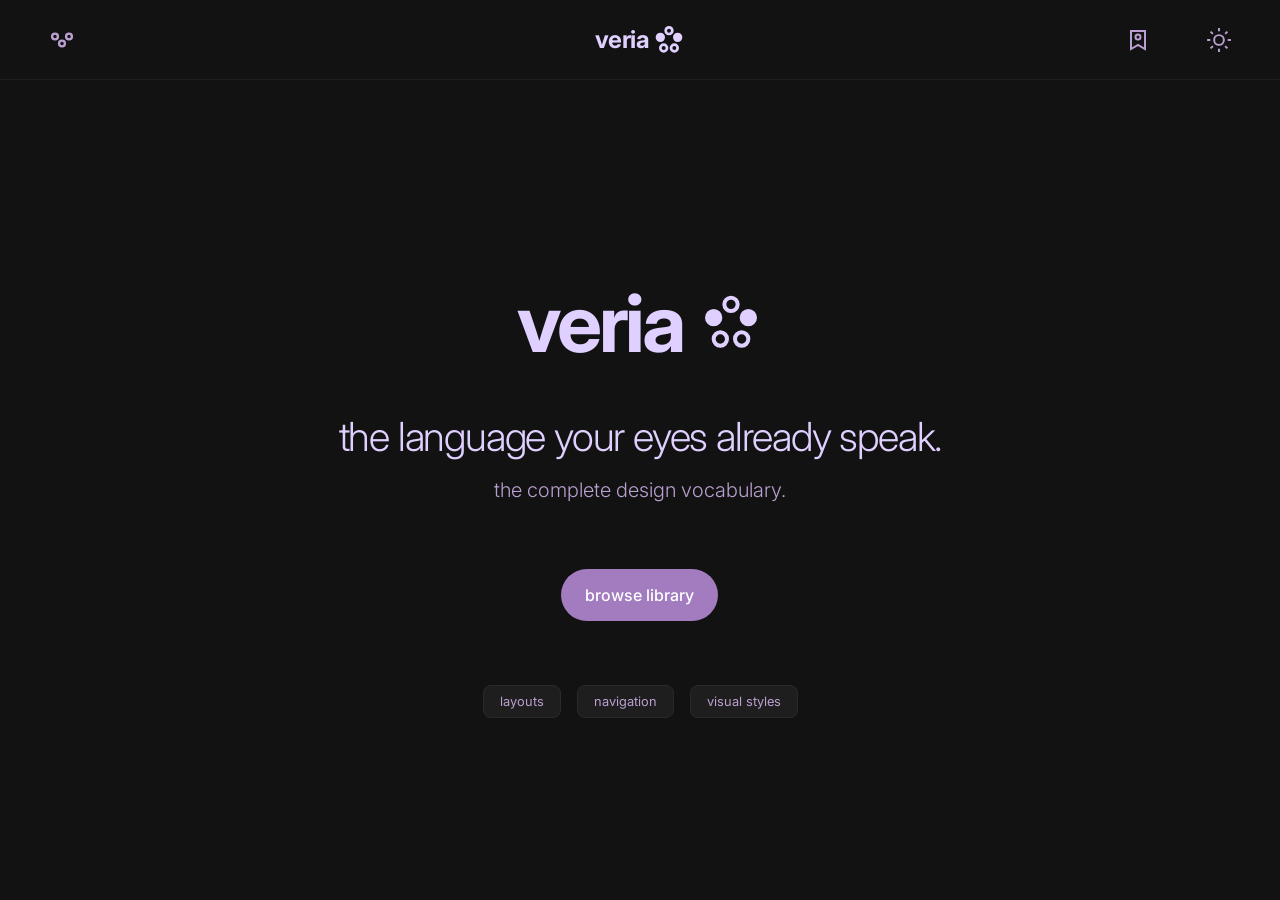
<file: index.html>
<!DOCTYPE html>
<html lang="en" data-theme="dark">

<head>
    <meta charset="UTF-8">
    <meta name="viewport" content="width=device-width, initial-scale=1.0">
    <title>veria — the language your eyes already speak.</title>
    <!-- Google Fonts: Inter -->
    <link rel="preconnect" href="https://fonts.googleapis.com">
    <link rel="preconnect" href="https://fonts.gstatic.com" crossorigin>
    <link href="https://fonts.googleapis.com/css2?family=Inter:wght@300;400;500;600&display=swap" rel="stylesheet">

    <link rel="stylesheet" href="app/css/tokens.css">
    <link rel="stylesheet" href="app/css/main.css">
    <link rel="stylesheet" href="app/css/showcase.css">
    <link rel="stylesheet" href="app/css/visuals.css">
</head>

<body>
    <nav class="top-nav">
        <div class="nav-left">
            <button id="sidebar-toggle" aria-label="toggle sidebar">
                <svg class="v-dot-icon" viewBox="0 0 24 24" fill="none" stroke="currentColor" stroke-width="2">
                    <g class="v-dots-group">
                        <circle cx="6" cy="9" r="2.5" />
                        <circle cx="12" cy="15" r="2.5" />
                        <circle cx="18" cy="9" r="2.5" />
                    </g>
                </svg>
            </button>
        </div>
        <div class="nav-center">
            <a href="#/" class="logo" aria-label="veria home">
                <span class="logo-text">veria</span>
                <svg viewBox="0 0 24 24" fill="none" stroke="currentColor" stroke-width="2">
                    <circle cx="12" cy="5" r="2.5"></circle>
                    <circle cx="18.5" cy="10" r="2.5" fill="currentColor"></circle>
                    <circle cx="16" cy="18" r="2.5"></circle>
                    <circle cx="8" cy="18" r="2.5"></circle>
                    <circle cx="5.5" cy="10" r="2.5" fill="currentColor"></circle>
                </svg>
            </a>
        </div>
        <div class="nav-right">
            <button id="bookmarks-btn" aria-label="view bookmarks">
                <svg viewBox="0 0 24 24" fill="none" stroke="currentColor" stroke-width="2">
                    <path d="M5 3h14v18l-7-4-7 4V3z"></path>
                    <circle cx="12" cy="9" r="2.5" class="marker-dot"></circle>
                </svg>
            </button>
            <button id="theme-toggle" aria-label="toggle theme">
                <svg class="sun" viewBox="0 0 24 24" fill="none" stroke="currentColor" stroke-width="1.8">
                    <circle cx="12" cy="12" r="4.5"></circle>
                    <line x1="12" y1="1" x2="12" y2="4"></line>
                    <line x1="12" y1="20" x2="12" y2="23"></line>
                    <line x1="1" y1="12" x2="4" y2="12"></line>
                    <line x1="20" y1="12" x2="23" y2="12"></line>
                    <line x1="4.22" y1="4.22" x2="6.34" y2="6.34"></line>
                    <line x1="17.66" y1="17.66" x2="19.78" y2="19.78"></line>
                    <line x1="4.22" y1="19.78" x2="6.34" y2="17.66"></line>
                    <line x1="17.66" y1="6.34" x2="19.78" y2="4.22"></line>
                </svg>
            </button>
        </div>
    </nav>

    <div class="app-container">
        <aside class="sidebar" id="sidebar">
            <div class="sidebar-content">
                <div class="sidebar-section">
                    <h2 class="sidebar-title">visual styles</h2>
                    <ul id="styles-list" class="sidebar-list">
                        <!-- populated via js -->
                    </ul>
                </div>
                <div class="sidebar-section">
                    <h2 class="sidebar-title">ui components</h2>
                    <ul id="components-list" class="sidebar-list">
                        <!-- populated via js -->
                    </ul>
                </div>
            </div>
        </aside>

        <main class="main-content">
            <div id="content-mount">
                <!-- Hardcoded landing page for reliability -->
                <section class="landing-page entry-page">
                    <div class="hero">
                        <div class="hero-brand">
                            <h1 class="hero-title">veria</h1>
                            <svg class="hero-logo" viewBox="0 0 24 24" fill="none" stroke="currentColor"
                                stroke-width="1.5">
                                <circle cx="12" cy="5" r="2.5"></circle>
                                <circle cx="18.5" cy="10" r="2.5" fill="currentColor"></circle>
                                <circle cx="16" cy="18" r="2.5"></circle>
                                <circle cx="8" cy="18" r="2.5"></circle>
                                <circle cx="5.5" cy="10" r="2.5" fill="currentColor"></circle>
                            </svg>
                        </div>
                        <h2 class="hero-subtitle">the language your eyes already speak.</h2>
                        <p class="tagline">the complete design vocabulary.</p>
                        <button class="cta-primary" id="start-browsing">browse library</button>
                    </div>
                    <div class="shortcuts">
                        <button class="shortcut-btn" data-category="layouts">layouts</button>
                        <button class="shortcut-btn" data-category="navigation">navigation</button>
                        <button class="shortcut-btn" data-category="styles">visual styles</button>
                    </div>
                </section>
            </div>
        </main>
    </div>

    <!-- js: removed type="module" for local file support -->
    <script src="app/js/app.js"></script>
</body>

</html>
</file>
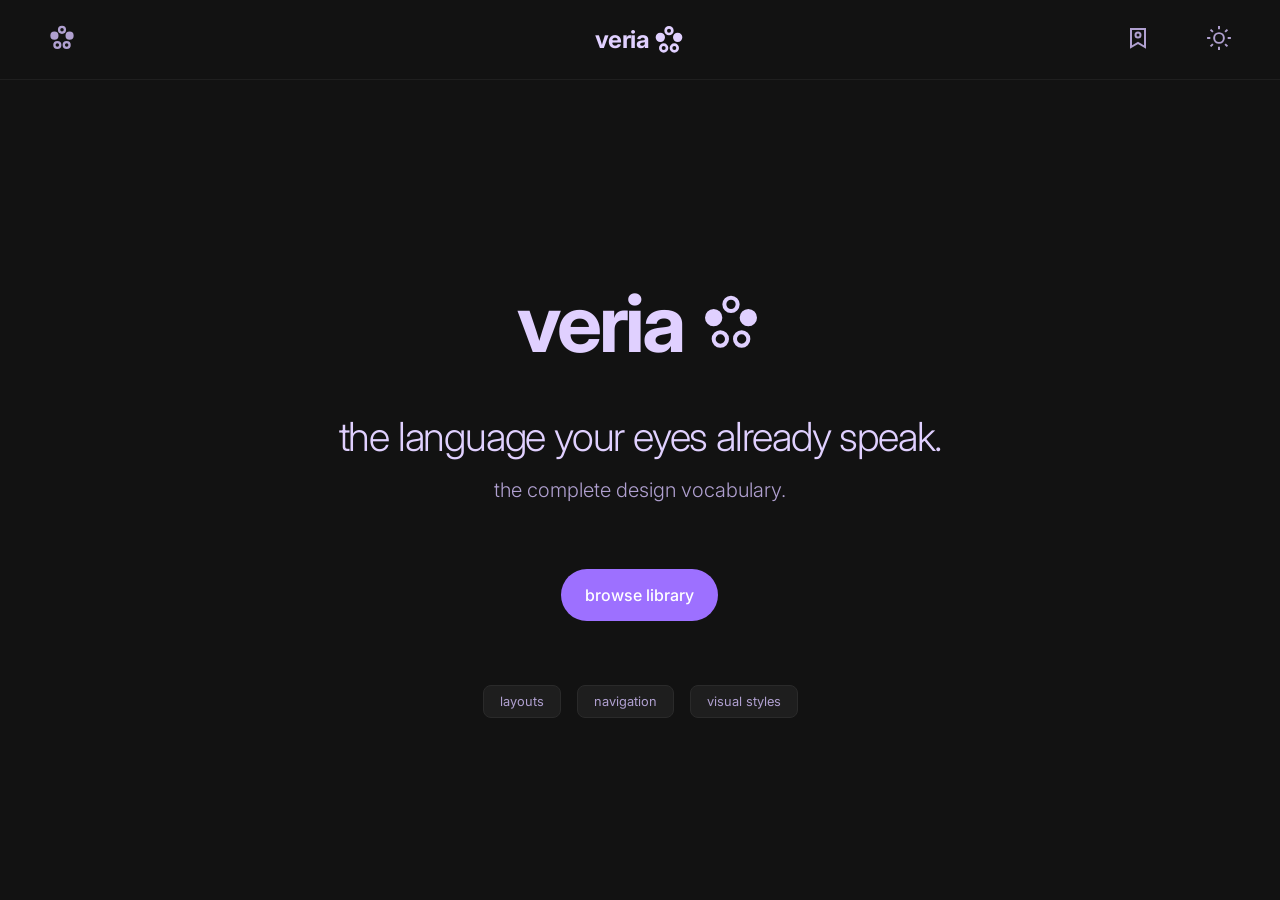
<file: g3haiku/index.html>
<!DOCTYPE html>
<html lang="en" data-theme="dark">

<head>
    <meta charset="UTF-8">
    <meta name="viewport" content="width=device-width, initial-scale=1.0">
    <title>veria — the language your eyes already speak.</title>
    <!-- Google Fonts: Inter -->
    <link rel="preconnect" href="https://fonts.googleapis.com">
    <link rel="preconnect" href="https://fonts.gstatic.com" crossorigin>
    <link href="https://fonts.googleapis.com/css2?family=Inter:wght@300;400;500;600&display=swap" rel="stylesheet">

    <link rel="stylesheet" href="css/tokens.css">
    <link rel="stylesheet" href="css/main.css">
    <link rel="stylesheet" href="css/showcase.css">
    <link rel="stylesheet" href="css/visuals.css">
</head>

<body>
    <nav class="top-nav">
        <div class="nav-left">
            <button id="sidebar-toggle" aria-label="toggle sidebar">
                <svg width="28" height="28" viewBox="0 0 24 24" fill="none" stroke="currentColor" stroke-width="2">
                    <circle cx="12" cy="5" r="2.5"></circle>
                    <circle cx="18.5" cy="10" r="2.5" fill="currentColor"></circle>
                    <circle cx="16" cy="18" r="2.5"></circle>
                    <circle cx="8" cy="18" r="2.5"></circle>
                    <circle cx="5.5" cy="10" r="2.5" fill="currentColor"></circle>
                </svg>
            </button>
        </div>
        <div class="nav-center">
            <a href="#/" class="logo" aria-label="veria home">
                <span class="logo-text">veria</span>
                <svg width="32" height="32" viewBox="0 0 24 24" fill="none" stroke="currentColor" stroke-width="2">
                    <circle cx="12" cy="5" r="2.5"></circle>
                    <circle cx="18.5" cy="10" r="2.5" fill="currentColor"></circle>
                    <circle cx="16" cy="18" r="2.5"></circle>
                    <circle cx="8" cy="18" r="2.5"></circle>
                    <circle cx="5.5" cy="10" r="2.5" fill="currentColor"></circle>
                </svg>
            </a>
        </div>
        <div class="nav-right">
            <button id="bookmarks-btn" aria-label="view bookmarks">
                <svg width="24" height="24" viewBox="0 0 24 24" fill="none" stroke="currentColor" stroke-width="2">
                    <path d="M5 3h14v18l-7-4-7 4V3z"></path>
                    <circle cx="12" cy="9" r="2.5" class="marker-dot"></circle>
                </svg>
            </button>
            <button id="theme-toggle" aria-label="toggle theme">
                <svg class="sun" width="26" height="26" viewBox="0 0 24 24" fill="none" stroke="currentColor"
                    stroke-width="1.8">
                    <circle cx="12" cy="12" r="4.5"></circle>
                    <line x1="12" y1="1" x2="12" y2="4"></line>
                    <line x1="12" y1="20" x2="12" y2="23"></line>
                    <line x1="1" y1="12" x2="4" y2="12"></line>
                    <line x1="20" y1="12" x2="23" y2="12"></line>
                    <line x1="4.22" y1="4.22" x2="6.34" y2="6.34"></line>
                    <line x1="17.66" y1="17.66" x2="19.78" y2="19.78"></line>
                    <line x1="4.22" y1="19.78" x2="6.34" y2="17.66"></line>
                    <line x1="17.66" y1="6.34" x2="19.78" y2="4.22"></line>
                </svg>
            </button>
        </div>
    </nav>

    <div class="app-container">
        <aside class="sidebar" id="sidebar">
            <div class="sidebar-content">
                <div class="sidebar-section">
                    <h2 class="sidebar-title">visual styles</h2>
                    <ul id="styles-list" class="sidebar-list">
                        <!-- populated via js -->
                    </ul>
                </div>
                <div class="sidebar-section">
                    <h2 class="sidebar-title">ui components</h2>
                    <ul id="components-list" class="sidebar-list">
                        <!-- populated via js -->
                    </ul>
                </div>
            </div>
        </aside>

        <main class="main-content">
            <div id="content-mount">
                <!-- Hardcoded landing page for reliability -->
                <section class="landing-page entry-page">
                    <div class="hero">
                        <div class="hero-brand">
                            <h1 class="hero-title">veria</h1>
                            <svg width="64" height="64" viewBox="0 0 24 24" fill="none" stroke="currentColor"
                                stroke-width="1.5">
                                <circle cx="12" cy="5" r="2.5"></circle>
                                <circle cx="18.5" cy="10" r="2.5" fill="currentColor"></circle>
                                <circle cx="16" cy="18" r="2.5"></circle>
                                <circle cx="8" cy="18" r="2.5"></circle>
                                <circle cx="5.5" cy="10" r="2.5" fill="currentColor"></circle>
                            </svg>
                        </div>
                        <h2 class="hero-subtitle">the language your eyes already speak.</h2>
                        <p class="tagline">the complete design vocabulary.</p>
                        <button class="cta-primary" id="start-browsing">browse library</button>
                    </div>
                    <div class="shortcuts">
                        <button class="shortcut-btn" data-category="layouts">layouts</button>
                        <button class="shortcut-btn" data-category="navigation">navigation</button>
                        <button class="shortcut-btn" data-category="styles">visual styles</button>
                    </div>
                </section>
            </div>
        </main>
    </div>

    <!-- js: removed type="module" for local file support -->
    <script src="js/app.js"></script>
</body>

</html>
</file>
<file: app/css/tokens.css>
/* veria — design tokens */

:root {
    /* typography */
    --font-main: 'Inter', -apple-system, BlinkMacSystemFont, "Segoe UI", Roboto, Helvetica, Arial, sans-serif;

    /* spacing */
    --space-xs: 0.25rem;
    --space-sm: 0.5rem;
    --space-md: 1rem;
    --space-lg: 1.5rem;
    --space-xl: 2rem;
    --space-2xl: 4rem;

    /* transitions */
    --transition-fast: 0.2s ease;
    --transition-slow: 0.4s ease;

    /* elevations */
    --shadow-sm: 0 2px 4px rgba(0, 0, 0, 0.1);
    --shadow-md: 0 4px 12px rgba(0, 0, 0, 0.15);
}

/* theme: dark (default) */
[data-theme="dark"],
:root:not([data-theme="light"]) {
    --bg-base: #121212;
    /* very dark grey */
    --bg-surface: #1e1e1e;
    --bg-sidebar: #181818;

    --text-primary: #e0d0ff;
    /* light purple */
    --text-secondary: #baa0d0;
    --text-muted: #6e6e7a;

    --accent-primary: #a27cbf;
    --accent-secondary: #7f6196;

    --border-base: #2a2a2a;
    --border-subtle: #1f1f1f;
}

/* theme: light */
[data-theme="light"] {
    --bg-base: #faf9ff;
    /* even softer lavender background */
    --bg-surface: #ffffff;
    --bg-sidebar: #f4f1ff;
    /* lightened sidebar */

    --text-primary: #815aa0;
    /* lightened but still clear purple */
    --text-secondary: #6c4989;
    /* softer mid-tone purple */
    --text-muted: #9c92b8;
    /* lavender-tinted grey */

    --accent-primary: #6f5193;
    /* refined purple for buttons */
    --accent-secondary: #a87bde;
    /* deep violet hover */

    --border-base: #e8e4f8;
    --border-subtle: #f5f2ff;
}

/* identity rules */
* {
    box-sizing: border-box;
    margin: 0;
    padding: 0;
}

body {
    font-family: var(--font-main);
    background-color: var(--bg-base);
    color: var(--text-primary);
    text-transform: lowercase;
    /* global lowercase identity */
    line-height: 1.5;
    -webkit-font-smoothing: antialiased;
    transition: background-color var(--transition-fast), color var(--transition-fast);
}

a {
    color: inherit;
    text-decoration: none;
}

button {
    font-family: inherit;
    text-transform: lowercase;
}
</file>
<file: app/css/main.css>
/* veria — main layout */

:root {
    --sidebar-width: 280px;
    --sidebar-collapsed-width: 0px;
    --nav-height: 80px;
}

body {
    height: 100vh;
    display: flex;
    flex-direction: column;
    overflow: hidden;
}

/* top navigation */
.top-nav {
    height: var(--nav-height);
    display: grid;
    grid-template-columns: 1fr auto 1fr;
    align-items: center;
    padding: 0 var(--space-xl);
    border-bottom: 1px solid var(--border-subtle);
    background-color: var(--bg-base);
    backdrop-filter: blur(12px);
    position: sticky;
    top: 0;
    z-index: 100;
}

.nav-center .logo {
    display: flex;
    align-items: center;
    justify-content: center;
    gap: var(--space-xs);
    color: var(--text-primary);
    text-decoration: none;
    transition: transform var(--transition-fast);
}

.logo-text {
    font-weight: 700;
    font-size: 1.5rem;
    letter-spacing: -0.02em;
}

.nav-center .logo:hover {
    transform: scale(1.05);
}

.nav-left,
.nav-right {
    display: flex;
    align-items: center;
    gap: var(--space-lg);
    flex: 1;
}

.nav-right {
    justify-content: flex-end;
}

.nav-left button,
.nav-right button {
    background: none;
    border: none;
    color: var(--text-secondary);
    cursor: pointer;
    padding: var(--space-md);
    border-radius: var(--space-md);
    transition: background-color var(--transition-fast), color var(--transition-fast), transform var(--transition-fast);
}

.nav-left button:hover,
.nav-right button:hover {
    background-color: var(--border-subtle);
    color: var(--accent-primary);
    transform: scale(1.05);
}

/* Nav Icon Sizing (Desktop Defaults) */
.nav-left #sidebar-toggle svg {
    width: 28px;
    height: 28px;
}

.nav-center .logo svg {
    width: 32px;
    height: 32px;
}

.nav-right #bookmarks-btn svg {
    width: 24px;
    height: 24px;
}

.nav-right #theme-toggle svg {
    width: 26px;
    height: 26px;
}

/* V-Dot Icon Animation */
.v-dot-icon .v-dots-group {
    transition: transform var(--transition-slow);
    transform-origin: 12px 12px;
}

#sidebar-toggle.is-active .v-dot-icon .v-dots-group {
    transform: rotate(180deg);
}

/* Sidebar Toggle: No background highlight */
#sidebar-toggle {
    background: transparent !important;
}

#sidebar-toggle:hover {
    background: transparent !important;
    transform: scale(1.1);
}

/* Ensure all nav svgs are vertically aligned */
.top-nav svg {
    display: block;
    flex-shrink: 0;
}

/* app container */
.app-container {
    display: flex;
    flex: 1;
    overflow: hidden;
}

/* sidebar */
.sidebar {
    width: var(--sidebar-collapsed-width);
    background-color: var(--bg-sidebar);
    border-right: 0px solid var(--border-subtle);
    transition: width var(--transition-slow), border-width var(--transition-slow);
    overflow-y: auto;
    overflow-x: hidden;
    flex-shrink: 0;
}

.sidebar.expanded {
    width: var(--sidebar-width);
    border-right-width: 1px;
}

.sidebar-content {
    padding: var(--space-md);
    width: var(--sidebar-width);
}

.sidebar-search {
    width: calc(100% - 14px);
    background-color: var(--bg-surface);
    border: 1px solid var(--border-base);
    color: var(--text-primary);
    padding: var(--space-sm) var(--space-md);
    border-radius: var(--space-md);
    margin-bottom: var(--space-xl);
    font-family: inherit;
    font-size: 0.875rem;
    outline: none;
}

.sidebar:not(.expanded) .sidebar-search {
    display: none;
}

.sidebar-section {
    margin-bottom: var(--space-md);
}

.sidebar-title {
    font-size: 0.8rem;
    font-weight: 600;
    color: var(--text-muted);
    letter-spacing: 0.05em;
    padding: var(--space-md) var(--space-md) var(--space-lg);
    cursor: pointer;
    display: flex;
    align-items: center;
    justify-content: space-between;
    text-transform: uppercase;
    transition: color var(--transition-fast);
}

.sidebar-title:hover {
    color: var(--text-primary);
}

.sidebar-title .chevron {
    transition: transform var(--transition-fast);
}

.collapsed .sidebar-title .chevron {
    transform: rotate(-90deg);
}

.sidebar:not(.expanded) .sidebar-title {
    display: none;
}

.sidebar-list {
    list-style: none;
    transition: max-height var(--transition-slow), opacity var(--transition-fast), margin var(--transition-fast);
    max-height: 2000px;
    /* arbitrary large value */
    overflow: hidden;
    opacity: 1;
}

.collapsed .sidebar-list {
    max-height: 0;
    opacity: 0;
    margin: 0;
    pointer-events: none;
}

.sidebar-link {
    display: flex;
    align-items: center;
    gap: var(--space-md);
    padding: var(--space-sm) var(--space-md);
    border-radius: var(--space-sm);
    color: var(--text-secondary);
    font-size: 0.85rem;
    transition: all var(--transition-fast);
    overflow: hidden;
    white-space: nowrap;
}

.sidebar:not(.expanded) .sidebar-link {
    justify-content: center;
    padding: var(--space-sm) 0;
}

.sidebar:not(.expanded) .sidebar-list {
    list-style: none;
    margin-top: var(--space-sm);
}

.sidebar-category {
    margin-bottom: var(--space-md);
}

.category-title {
    font-size: 0.7rem;
    font-weight: 700;
    text-transform: uppercase;
    color: var(--text-muted);
    letter-spacing: 0.05em;
    margin-bottom: var(--space-sm);
    padding-left: 12px;
    opacity: 0.8;
    cursor: pointer;
    display: flex;
    align-items: center;
    justify-content: space-between;
    padding-right: 12px;
}

.category-title:hover {
    opacity: 1;
}

.category-chevron {
    transition: transform var(--transition-fast);
}

.sidebar-category.collapsed .category-chevron {
    transform: rotate(-90deg);
}

.sidebar-category.collapsed .category-items {
    display: none;
}

.category-items {
    list-style: none;
}

.sidebar-link:hover,
.sidebar-link.active {
    background-color: var(--border-base);
    color: var(--text-primary);
}

.link-icon {
    flex-shrink: 0;
    width: 24px;
    height: 24px;
    display: flex;
    align-items: center;
    justify-content: center;
    opacity: 0.7;
}

.sidebar:not(.expanded) .link-label {
    display: none;
}

/* main content */
.main-content {
    flex: 1;
    overflow-y: auto;
    display: flex;
    flex-direction: column;
    transition: margin var(--transition-slow), width var(--transition-slow);
}

#content-mount {
    flex: 1;
    display: flex;
    flex-direction: column;
}

#content-mount>.entry-page {
    padding: var(--space-lg);
    max-width: 900px;
    margin: 0 auto;
    width: 100%;
}

/* hero / landing */
.landing-page {
    flex: 1;
    display: flex;
    flex-direction: column;
    align-items: center;
    justify-content: center;
    max-width: 850px;
    margin: 0 auto;
    text-align: center;
}

.hero-brand {
    display: flex;
    align-items: center;
    justify-content: center;
    gap: var(--space-md);
    margin-bottom: var(--space-xl);
    color: var(--text-primary);
}

.hero-logo {
    width: 64px;
    height: 64px;
    flex-shrink: 0;
}

.hero-title {
    font-size: 5rem;
    font-weight: 700;
    letter-spacing: -0.04em;
    margin: 0;
}

.hero-subtitle {
    font-size: 2.5rem;
    line-height: 1.1;
    font-weight: 300;
    margin-bottom: var(--space-md);
    letter-spacing: -0.03em;
    color: var(--text-primary);
}

.tagline {
    font-size: 1.25rem;
    color: var(--text-secondary);
    margin-bottom: var(--space-2xl);
    font-weight: 300;
}

.cta-primary {
    background-color: var(--accent-primary);
    color: white;
    border: none;
    padding: var(--space-md) var(--space-lg);
    border-radius: var(--space-2xl);
    font-size: 1rem;
    font-weight: 500;
    cursor: pointer;
    transition: transform var(--transition-fast), background-color var(--transition-fast);
}

.cta-primary:hover {
    background-color: var(--accent-secondary);
    transform: translateY(-2px);
}

.shortcuts {
    margin-top: var(--space-2xl);
    display: flex;
    gap: var(--space-md);
}

.shortcut-btn {
    background: var(--bg-surface);
    color: var(--text-secondary);
    border: 1px solid var(--border-base);
    padding: var(--space-sm) var(--space-md);
    border-radius: var(--space-sm);
    cursor: pointer;
    font-size: 0.8rem;
    transition: all var(--transition-fast);
}

.shortcut-btn:hover {
    border-color: var(--accent-primary);
    color: var(--accent-primary);
}

/* entry page */
.entry-page {
    max-width: 900px;
    margin: 0 auto;
    width: 100%;
}

.entry-header {
    margin-bottom: var(--space-xl);
}

.entry-type {
    font-size: 0.7rem;
    color: var(--accent-primary);
    text-transform: uppercase;
    font-weight: 600;
}

.entry-title {
    font-size: 3rem;
    font-weight: 500;
    margin-top: 0.5rem;
}

.entry-tabs {
    display: flex;
    gap: var(--space-lg);
    border-bottom: 1px solid var(--border-base);
    margin-bottom: var(--space-xl);
}

.tab-btn {
    background: none;
    border: none;
    padding: var(--space-md) 0;
    color: var(--text-muted);
    cursor: pointer;
    font-size: 0.85rem;
    position: relative;
    transition: color var(--transition-fast);
}

.tab-btn.active {
    color: var(--text-primary);
}

.tab-btn.active::after {
    content: '';
    position: absolute;
    bottom: -1px;
    left: 0;
    right: 0;
    height: 2px;
    background-color: var(--accent-primary);
}

/* error state */
.error-state {
    text-align: center;
    margin: auto;
    padding: var(--space-xl);
    border: 1px dashed var(--border-base);
    border-radius: var(--space-lg);
}

.error-state code {
    display: block;
    background: var(--bg-sidebar);
    padding: var(--space-md);
    margin: var(--space-md) 0;
    color: var(--accent-primary);
}

/* matrix */
.matrix-grid {
    margin-top: var(--space-xl);
}

.matrix-header {
    margin-bottom: var(--space-lg);
}

.matrix-sub {
    font-size: 0.8rem;
    color: var(--text-muted);
    margin-top: 0.25rem;
}

.preview-cards {
    display: grid;
    grid-template-columns: repeat(auto-fit, minmax(280px, 1fr));
    gap: var(--space-lg);
}

.preview-card {
    background: var(--bg-surface);
    border: 1px solid var(--border-base);
    border-radius: var(--space-md);
    overflow: hidden;
    cursor: pointer;
    transition: transform var(--transition-fast), border-color var(--transition-fast);
}

.preview-card:hover {
    transform: translateY(-4px);
    border-color: var(--accent-primary);
}

.preview-header {
    padding: var(--space-xs) var(--space-md);
    background: var(--bg-sidebar);
    font-size: 0.7rem;
    text-transform: uppercase;
    color: var(--text-muted);
    display: flex;
    justify-content: space-between;
    align-items: center;
}

.view-link {
    color: var(--accent-primary);
    font-weight: 600;
    opacity: 0;
    transition: opacity var(--transition-fast);
}

.preview-card:hover .view-link {
    opacity: 1;
}

.preview-window {
    height: 180px;
    display: flex;
    align-items: center;
    justify-content: center;
    background: var(--bg-base);
    position: relative;
    overflow: hidden;
    padding: var(--space-md);
}

.mock-ui {
    padding: var(--space-sm) var(--space-lg);
    border: 1px solid var(--text-muted);
    font-size: 0.8rem;
    background: var(--bg-surface);
    transition: all var(--transition-fast);
}

.bookmark-unit {
    display: flex;
    flex-direction: column;
    gap: var(--space-xs);
}

.remove-bookmark-container {
    display: flex;
    justify-content: flex-end;
    padding: 0 var(--space-md);
}

.remove-bookmark-btn {
    display: flex;
    align-items: center;
    gap: 0;
    background: transparent;
    border: none;
    cursor: pointer;
    font-size: 0.75rem;
    color: var(--text-muted);
    transition: color 0.2s ease;
    padding: 12px 0 12px 12px;
    /* Larger hit area */
    overflow: visible;
    /* Allow text to slide out clearly */
    position: relative;
}

.remove-bookmark-btn:hover {
    color: #ff4444;
}

.remove-text {
    opacity: 0;
    transform: translateX(-10px);
    transition: all 0.3s cubic-bezier(0.4, 0, 0.2, 1);
    white-space: nowrap;
    pointer-events: none;
}

.remove-icon {
    font-size: 1.1rem;
    line-height: 1;
    transition: transform 0.3s cubic-bezier(0.4, 0, 0.2, 1);
}

.remove-bookmark-btn:hover .remove-text {
    opacity: 1;
    transform: translateX(0);
    margin-right: 8px;
}

.remove-bookmark-btn:hover .remove-icon {
    transform: translateX(0);
    /* The text appearing pushes it already, but we can exaggerate if needed */
}

/* aesthetic previews */
[data-style="glassmorphism"] .mock-ui {
    background: rgba(255, 255, 255, 0.1);
    backdrop-filter: blur(5px);
    color: white;
    border: 1px solid rgba(255, 255, 255, 0.2);
}

[data-style="cyberpunk"] .mock-ui {
    background: #000;
    color: #0ff;
    border: 1px solid #0ff;
    box-shadow: 0 0 5px #0ff;
}

.full-preview {
    width: 100% !important;
    height: 100% !important;
    padding: 0 !important;
    display: flex !important;
    align-items: center;
    justify-content: center;
    background: transparent !important;
    border: none !important;
    grid-template-columns: 1fr !important;
}

.full-style-card {
    width: 95%;
    height: 95%;
    display: flex !important;
    flex-direction: column !important;
    align-items: stretch !important;
    justify-content: flex-start !important;
    padding: 0 !important;
    transition: all 0.3s ease;
    overflow: hidden;
}

.style-card-visual {
    height: 80px !important;
    width: 100% !important;
    border-radius: 0 !important;
    border-bottom: 1px solid var(--border-subtle);
}

.style-card-body {
    flex: 1;
    display: flex !important;
    align-items: center;
    justify-content: center;
    padding: var(--space-md) !important;
}

.full-style-btn {
    width: 100%;
    height: auto;
    min-height: 50px;
    padding: var(--space-sm) var(--space-md);
    font-size: 1.1rem;
    font-weight: 800;
    text-transform: uppercase;
    letter-spacing: 0.12em;
    display: flex;
    align-items: center;
    justify-content: center;
    text-align: center;
    box-shadow: none;
    line-height: 1.1;
}

/* Preview Containers */
.style-preview-card {
    width: 100%;
    height: 100%;
    display: flex;
    align-items: center;
    justify-content: center;
}

.style-preview-box {
    padding: var(--space-xl);
    width: 100%;
    height: 100%;
    display: flex;
    align-items: center;
    justify-content: center;
    background-image:
        radial-gradient(circle at 20% 20%, rgba(124, 77, 255, 0.05) 0%, transparent 50%),
        radial-gradient(circle at 80% 80%, rgba(124, 77, 255, 0.05) 0%, transparent 50%);
}

.component-preview-box {
    display: flex;
    align-items: center;
    justify-content: center;
    width: 100%;
    height: 100%;
}

.mock-ui-text {
    font-size: 0.8rem;
    color: var(--text-muted);
    font-style: italic;
}

/* scrollbar */
::-webkit-scrollbar {
    width: 6px;
}

::-webkit-scrollbar-track {
    background: transparent;
}

::-webkit-scrollbar-thumb {
    background: var(--border-base);
    border-radius: 10px;
}

::-webkit-scrollbar-thumb:hover {
    background: var(--text-muted);
}

/* entry content sections */
.content-section {
    margin-bottom: var(--space-xl);
}

.content-section h2 {
    font-size: 1.25rem;
    font-weight: 600;
    margin-bottom: var(--space-md);
    color: var(--text-primary);
}

.content-section p {
    font-size: 0.95rem;
    line-height: 1.7;
    color: var(--text-secondary);
}

.entry-list {
    display: flex;
    flex-direction: column;
    gap: var(--space-lg);
}

.entry-item {
    padding: var(--space-md);
    background-color: var(--bg-surface);
    border-left: 3px solid var(--accent-primary);
    border-radius: var(--space-sm);
}

.entry-item h3 {
    font-size: 1.1rem;
    font-weight: 600;
    margin-bottom: var(--space-sm);
    color: var(--text-primary);
}

.entry-item p {
    font-size: 0.9rem;
    color: var(--text-secondary);
    margin: 0;
}

#tab-content ul {
    list-style: none;
    padding-left: 0;
}

#tab-content ul li {
    padding: var(--space-sm) 0;
    padding-left: var(--space-md);
    position: relative;
    color: var(--text-secondary);
    font-size: 0.95rem;
    line-height: 1.6;
}

#tab-content ul li:before {
    content: '•';
    position: absolute;
    left: 0;
    color: var(--accent-primary);
    font-weight: bold;
}

/* split layout (styles only) */
.split-layout {
    display: grid;
    grid-template-columns: 500px 1fr;
    height: calc(100vh - var(--nav-height));
    overflow: hidden;
}

.split-left {
    padding: var(--space-2xl);
    overflow-y: auto;
    border-right: 1px solid var(--border-base);
}

.split-right {
    overflow-y: auto;
    background-color: var(--bg-surface);
    position: relative;
}

.showcase-header {
    height: 48px;
    display: flex;
    align-items: center;
    padding: 0 var(--space-xl);
    background-color: var(--bg-base);
    border-bottom: 1px solid var(--border-subtle);
    position: sticky;
    top: 0;
    z-index: 10;
    font-size: 0.7rem;
    font-weight: 600;
    color: var(--text-muted);
    letter-spacing: 0.1em;
    text-transform: uppercase;
}

.split-left .entry-header {
    margin-bottom: var(--space-2xl);
}

@media (max-width: 1024px) {
    .split-layout {
        grid-template-columns: 1fr;
        height: auto;
        overflow: visible;
    }

    .split-left {
        height: auto;
        border-right: none;
        border-bottom: 1px solid var(--border-base);
    }

    .split-right {
        height: auto;
    }
}

/* interactions */
.bookmark-entry-btn {
    background: var(--bg-surface);
    border: 1px solid var(--border-base);
    border-radius: var(--space-2xl);
    padding: var(--space-xs) var(--space-lg);
    font-size: 0.85rem;
    font-weight: 500;
    cursor: pointer;
    color: var(--text-secondary);
    transition: all var(--transition-fast);
    display: flex;
    align-items: center;
    gap: var(--space-xs);
    min-width: 80px;
    justify-content: center;
}

.bookmark-entry-btn:hover {
    border-color: var(--accent-primary);
    color: var(--text-primary);
}

.bookmark-entry-btn.is-saved {
    background: var(--accent-primary);
    color: white;
    border-color: var(--accent-primary);
}

.bookmark-entry-btn .label-remove {
    display: none;
    color: #ff4444;
    font-weight: bold;
}

.bookmark-entry-btn.is-saved:hover {
    background: rgba(255, 68, 68, 0.1);
    border-color: #ff4444;
    color: #ff4444;
}

.bookmark-entry-btn.is-saved:hover .label-saved {
    display: none;
}

.bookmark-entry-btn.is-saved:hover .label-remove {
    display: inline;
}

.bookmark-entry-btn svg {
    width: 14px;
    height: 14px;
}

/* responsive styles */
@media (max-width: 768px) {
    :root {
        --nav-height: 66px;
        --sidebar-width: 100%;
        /* full width on mobile if expanded */
    }

    .top-nav {
        padding: 0 var(--space-md);
    }

    .nav-left,
    .nav-right {
        gap: var(--space-md);
    }

    .logo-text {
        font-size: 1.1rem;
    }

    .nav-center .logo svg {
        width: 24px;
        height: 24px;
    }

    .nav-left #sidebar-toggle,
    .nav-right #bookmarks-btn,
    .nav-right #theme-toggle {
        padding: 12px;
        margin: -8px;
        /* Offset padding to keep alignment but increase hit area */
    }

    .nav-left #sidebar-toggle svg,
    .nav-right #bookmarks-btn svg,
    .nav-right #theme-toggle svg {
        width: 22px;
        height: 22px;
    }

    .hero-logo {
        width: 48px;
        height: 48px;
    }

    .hero-title {
        font-size: 3rem;
    }

    .hero-subtitle {
        font-size: 1.5rem;
    }

    .tagline {
        font-size: 1rem;
        margin-bottom: var(--space-xl);
    }

    .entry-title {
        font-size: 2rem;
    }

    .entry-tabs {
        gap: var(--space-md);
        overflow-x: auto;
        padding-bottom: 2px;
    }

    .tab-btn {
        flex-shrink: 0;
    }

    .split-layout {
        grid-template-columns: 1fr;
        height: auto;
    }

    .split-left {
        padding: var(--space-lg);
        border-right: none;
    }

    .split-right {
        border-top: 1px solid var(--border-subtle);
    }

    .preview-cards {
        grid-template-columns: 1fr;
    }

    .sidebar.expanded {
        width: 100%;
        position: fixed;
        top: var(--nav-height);
        bottom: 0;
        z-index: 90;
    }
}
</file>
<file: app/css/showcase.css>
/* veria — showcase base styles */

.style-showcase {
    display: grid;
    grid-template-columns: repeat(auto-fit, minmax(300px, 1fr));
    gap: var(--space-lg);
    padding: var(--space-xl) 0;
}

.showcase-item {
    display: flex;
    flex-direction: column;
    gap: var(--space-sm);
    padding: var(--space-md);
    background: var(--bg-surface);
    border: 1px solid var(--border-base);
    border-radius: var(--space-md);
}

@media (max-width: 600px) {
    .style-showcase {
        grid-template-columns: 1fr;
        gap: var(--space-md);
    }

    .showcase-item {
        padding: var(--space-sm);
    }

    .sc-navbar {
        flex-direction: column;
        gap: var(--space-sm);
        align-items: flex-start;
    }

    .sc-nav-links {
        width: 100%;
        justify-content: space-between;
    }
}

.item-label {
    font-size: 0.75rem;
    font-weight: 600;
    color: var(--text-muted);
    text-transform: uppercase;
    letter-spacing: 0.05em;
    margin-bottom: var(--space-xs);
}

.component-preview {
    flex: 1;
    display: flex;
    align-items: center;
    justify-content: center;
    min-height: 100px;
}

/* 1. Nav Bar */
.sc-navbar {
    width: 100%;
    display: flex;
    justify-content: space-between;
    align-items: center;
    padding: var(--space-sm) var(--space-md);
    background: var(--bg-base);
    border: 1px solid var(--border-base);
}

.sc-nav-links {
    display: flex;
    gap: var(--space-md);
    font-size: 0.85rem;
}

/* 2 & 3. Buttons */
.sc-btn {
    padding: var(--space-sm) var(--space-lg);
    border-radius: var(--space-sm);
    font-size: 0.9rem;
    cursor: pointer;
    border: none;
    transition: all 0.2s;
}

.sc-btn-primary {
    background: var(--accent-primary);
    color: white;
}

.sc-btn-secondary {
    background: transparent;
    border: 1px solid var(--border-base);
    color: var(--text-primary);
}

/* 4. Card */
.sc-card {
    width: 100%;
    border: 1px solid var(--border-base);
    border-radius: var(--space-sm);
    overflow: hidden;
    background: var(--bg-base);
}

.sc-card-img {
    height: 80px;
    background: var(--border-subtle);
}

.sc-card-content {
    padding: var(--space-md);
}

.sc-card-title {
    font-weight: 600;
    margin-bottom: var(--space-xs);
}

/* 5. Form Input */
.sc-input-group {
    width: 100%;
    display: flex;
    flex-direction: column;
    gap: var(--space-xs);
}

.sc-input {
    width: 100%;
    padding: var(--space-sm);
    background: var(--bg-base);
    border: 1px solid var(--border-base);
    color: var(--text-primary);
    border-radius: var(--space-xs);
}

/* 6. Toggle */
.sc-toggle {
    width: 44px;
    height: 24px;
    background: var(--border-base);
    border-radius: 12px;
    position: relative;
    cursor: pointer;
}

.sc-toggle::after {
    content: '';
    position: absolute;
    top: 2px;
    left: 2px;
    width: 20px;
    height: 20px;
    background: white;
    border-radius: 50%;
    transition: transform 0.2s;
}

.sc-toggle.on {
    background: var(--accent-primary);
}

.sc-toggle.on::after {
    transform: translateX(20px);
}

/* 7. Badge */
.sc-badge {
    padding: 2px 8px;
    font-size: 0.7rem;
    font-weight: 600;
    background: var(--border-base);
    border-radius: 10px;
}

/* 8. Alert */
.sc-alert {
    width: 100%;
    padding: var(--space-sm) var(--space-md);
    background: rgba(157, 112, 255, 0.1);
    border-left: 4px solid var(--accent-primary);
    font-size: 0.85rem;
}

/* 9. Avatar */
.sc-avatar {
    width: 48px;
    height: 48px;
    border-radius: 50%;
    background: var(--accent-primary);
    display: flex;
    align-items: center;
    justify-content: center;
    color: white;
    font-weight: 600;
}

/* 10. Progress Bar */
.sc-progress-container {
    width: 100%;
    height: 8px;
    background: var(--border-subtle);
    border-radius: 4px;
    overflow: hidden;
}

.sc-progress-bar {
    width: 65%;
    height: 100%;
    background: var(--accent-primary);
}

/* 11. Accordion */
.sc-accordion {
    width: 100%;
    border: 1px solid var(--border-base);
    border-radius: var(--space-xs);
}

.sc-accordion-header {
    padding: var(--space-sm) var(--space-md);
    background: var(--bg-sidebar);
    font-size: 0.85rem;
    font-weight: 500;
    display: flex;
    justify-content: space-between;
}

/* 12. Breadcrumbs */
.sc-breadcrumbs {
    display: flex;
    gap: var(--space-xs);
    font-size: 0.75rem;
    color: var(--text-muted);
}

.sc-breadcrumbs span:not(:last-child)::after {
    content: '/';
    margin-left: var(--space-xs);
}

.sc-breadcrumbs .active {
    color: var(--accent-primary);
}
</file>
<file: app/css/visuals.css>
/* veria — style-specific overrides */

/* 
Format:
.style-showcase[data-style="slug"] .component-class { ... }
*/

/* Abstract Expressionist */
.style-showcase[data-style="abstract_expressionist"] {
    background: #fdfdfd;
    padding: var(--space-2xl);
    position: relative;
    overflow: hidden;
}

.style-showcase[data-style="abstract_expressionist"] .showcase-item {
    background: #fff;
    border: 2px solid #000;
    box-shadow: 8px 8px 0px rgba(157, 112, 255, 0.2);
    transform: rotate(-0.5deg);
}

.style-showcase[data-style="abstract_expressionist"] .sc-navbar {
    border: 2px solid #000;
    background: #fff;
    transform: skewX(-2deg);
}

.style-showcase[data-style="abstract_expressionist"] .sc-logo {
    font-weight: 800;
    background: #000;
    color: #fff;
    padding: 0 8px;
}

.style-showcase[data-style="abstract_expressionist"] .sc-btn-primary {
    background: #000;
    color: #fff;
    border-radius: 0;
    clip-path: polygon(5% 0%, 100% 0%, 95% 100%, 0% 100%);
}

.style-showcase[data-style="abstract_expressionist"] .sc-btn-secondary {
    border: 2px solid #000;
    border-radius: 0;
    background: transparent;
    text-decoration: underline;
}

.style-showcase[data-style="abstract_expressionist"] .sc-card {
    border: 2px solid #000;
    border-radius: 0;
    transform: rotate(1deg);
}

.style-showcase[data-style="abstract_expressionist"] .sc-card-img {
    background: linear-gradient(135deg, #ff0000 0%, #ffff00 50%, #0000ff 100%);
    opacity: 0.7;
}

.style-showcase[data-style="abstract_expressionist"] .sc-input {
    border: 2px solid #000;
    border-radius: 0;
}

.style-showcase[data-style="abstract_expressionist"] .sc-toggle {
    border-radius: 0;
    border: 2px solid #000;
}

.style-showcase[data-style="abstract_expressionist"] .sc-toggle::after {
    border-radius: 0;
    background: #000;
}

.style-showcase[data-style="abstract_expressionist"] .sc-badge {
    border: 1px solid #000;
    border-radius: 0;
    background: #ffff00;
    color: #000;
}

.style-showcase[data-style="abstract_expressionist"] .sc-alert {
    border: 2px solid #000;
    background: #fff;
    color: #ff0000;
    font-weight: 600;
}

.style-showcase[data-style="abstract_expressionist"] .sc-avatar {
    border-radius: 30% 70% 70% 30% / 30% 30% 70% 70%;
    background: #0000ff;
    border: 2px solid #000;
}

.style-showcase[data-style="abstract_expressionist"] .sc-progress-container {
    border: 2px solid #000;
    border-radius: 0;
}

.style-showcase[data-style="abstract_expressionist"] .sc-progress-bar {
    background: #ff0000;
}

.style-showcase[data-style="abstract_expressionist"] .sc-accordion {
    border: 2px solid #000;
    border-radius: 0;
}

.style-showcase[data-style="abstract_expressionist"] .sc-breadcrumbs .active {
    background: #ffff00;
    color: #000;
    padding: 0 4px;
}

/* Art Deco */
.style-showcase[data-style="art_deco"] {
    background: #111;
    color: #e2c08d;
    padding: var(--space-2xl);
    border: 4px double #e2c08d;
}

.style-showcase[data-style="art_deco"] .sc-navbar {
    border-top: 2px solid #e2c08d;
    border-bottom: 2px solid #e2c08d;
    background: transparent;
}

.style-showcase[data-style="art_deco"] .sc-logo {
    font-family: serif;
    letter-spacing: 0.3em;
    text-transform: uppercase;
    font-weight: 300;
}

.style-showcase[data-style="art_deco"] .sc-btn-primary {
    background: #e2c08d;
    color: #000;
    border-radius: 0;
    font-weight: 600;
    text-transform: uppercase;
    border: 1px solid #e2c08d;
    font-family: serif;
}

.style-showcase[data-style="art_deco"] .sc-card {
    border: 1px solid #e2c08d;
    border-radius: 0;
    background: #1a1a1a;
    box-shadow: inset 0 0 0 3px #1a1a1a, inset 0 0 0 4px #e2c08d;
}

.style-showcase[data-style="art_deco"] .sc-input {
    border: 1px solid #e2c08d;
    border-radius: 0;
    background: #000;
    color: #e2c08d;
}

.style-showcase[data-style="art_deco"] .sc-badge {
    border: 1px solid #e2c08d;
    border-radius: 0;
    background: transparent;
    padding: 2px 10px;
}

.style-showcase[data-style="art_deco"] .sc-avatar {
    border: 1px solid #e2c08d;
    border-radius: 0;
    background: transparent;
    clip-path: polygon(50% 0%, 100% 50%, 50% 100%, 0% 50%);
}

/* Aurora Gradient Mesh */
.style-showcase[data-style="aurora_gradient_mesh"] {
    background: #080111;
    color: #fff;
    padding: var(--space-2xl);
    position: relative;
    overflow: hidden;
}

.style-showcase[data-style="aurora_gradient_mesh"] .sc-card {
    background: rgba(255, 255, 255, 0.03);
    backdrop-filter: blur(40px);
    border: 1px solid rgba(255, 255, 255, 0.1);
    border-radius: 24px;
}

.style-showcase[data-style="aurora_gradient_mesh"] .sc-btn-primary {
    background: linear-gradient(135deg, #FF00FF, #00C2FF);
    border: none;
    border-radius: 100px;
    color: #fff;
    box-shadow: 0 4px 15px rgba(255, 0, 255, 0.4);
}

/* Bauhaus */
.style-showcase[data-style="bauhaus"] {
    background: #fff;
    color: #000;
    padding: var(--space-2xl);
}

.style-showcase[data-style="bauhaus"] .sc-navbar {
    background: #ff0000;
    /* Red */
    border: 4px solid #000;
    color: #fff;
}

.style-showcase[data-style="bauhaus"] .sc-btn-primary {
    background: #0000ff;
    /* Blue */
    color: #fff;
    border-radius: 0;
    font-weight: 700;
    text-transform: uppercase;
    border: none;
}

.style-showcase[data-style="bauhaus"] .sc-btn-secondary {
    background: #ffff00;
    /* Yellow */
    color: #000;
    border-radius: 0;
    border: 4px solid #000;
}

.style-showcase[data-style="bauhaus"] .sc-card {
    border: 4px solid #000;
    border-radius: 0;
    background: #fff;
}

.style-showcase[data-style="bauhaus"] .sc-badge {
    background: #ff0000;
    color: #fff;
    border-radius: 0;
    padding: 2px 15px;
}

.style-showcase[data-style="bauhaus"] .sc-avatar {
    border-radius: 0;
    background: #0000ff;
    width: 60px;
    height: 60px;
    border: 4px solid #000;
}

/* Bento Grid */
.style-showcase[data-style="bento_grid"] {
    background: #F4F4F7;
    padding: var(--space-2xl);
}

.style-showcase[data-style="bento_grid"] .sc-navbar {
    background: rgba(255, 255, 255, 0.8);
    backdrop-filter: blur(10px);
    border: 1px solid rgba(0, 0, 0, 0.05);
    border-radius: 100px;
}

.style-showcase[data-style="bento_grid"] .sc-btn-primary {
    background: #000;
    color: #fff;
    border-radius: 100px;
}

.style-showcase[data-style="bento_grid"] .sc-card {
    background: #fff;
    border: 1px solid rgba(0, 0, 0, 0.05);
    border-radius: 24px;
    box-shadow: 0 10px 30px rgba(0, 0, 0, 0.03);
}

.style-showcase[data-style="bento_grid"] .sc-input {
    border-radius: 16px;
    background: #f1f3f5;
    border: none;
}

/* Brutalism */
.style-showcase[data-style="brutalism"] {
    background: #fff;
    color: #000;
    padding: var(--space-2xl);
}

.style-showcase[data-style="brutalism"] .sc-navbar {
    background: #000;
    color: #fff;
    border: 4px solid #000;
}

.style-showcase[data-style="brutalism"] .sc-btn-primary {
    background: #000;
    color: #fff;
    border-radius: 0;
    border: 2px solid #000;
    text-transform: uppercase;
    font-weight: 900;
}

.style-showcase[data-style="brutalism"] .sc-card {
    border: 4px solid #000;
    border-radius: 0;
    background: #fff;
    padding: var(--space-lg);
}

.style-showcase[data-style="brutalism"] .sc-input {
    border: 4px solid #000;
    background: #fff;
}

/* Claymorphism */
.style-showcase[data-style="claymorphism"] {
    background: #f0e8ff;
    color: #3a1f5d;
    padding: var(--space-2xl);
}

.style-showcase[data-style="claymorphism"] .sc-card {
    border-radius: 24px;
    border: none;
    background: #c9b8ff;
    box-shadow: 8px 8px 20px rgba(139, 100, 230, 0.3), -4px -4px 10px rgba(255, 255, 255, 0.7), inset 2px 2px 6px rgba(255, 255, 255, 0.5);
}

.style-showcase[data-style="claymorphism"] .sc-btn-primary {
    border-radius: 20px;
    background: #7c4dff;
    border: none;
    box-shadow: 4px 4px 12px rgba(124, 77, 255, 0.4), -2px -2px 6px rgba(255, 255, 255, 0.4);
}

/* Clean Functionalism */
.style-showcase[data-style="clean_functionalism"] {
    background: #f8f8f8;
    padding: var(--space-2xl);
    font-family: -apple-system, BlinkMacSystemFont, "Segoe UI", Helvetica, Arial, sans-serif;
}

.style-showcase[data-style="clean_functionalism"] .showcase-item {
    background: #ffffff;
    border: 1px solid #e1e4e8;
    border-radius: 6px;
    box-shadow: 0 1px 3px rgba(0, 0, 0, 0.05);
}

.style-showcase[data-style="clean_functionalism"] .sc-navbar {
    background: #ffffff;
    border: 1px solid #e1e4e8;
    border-radius: 4px;
}

.style-showcase[data-style="clean_functionalism"] .sc-btn-primary {
    background: #24292e;
    color: #fff;
    border-radius: 6px;
    font-weight: 600;
}

.style-showcase[data-style="clean_functionalism"] .sc-btn-secondary {
    background: #fafbfc;
    border: 1px solid #e1e4e8;
    border-radius: 6px;
    color: #24292e;
}

.style-showcase[data-style="clean_functionalism"] .sc-card {
    border: 1px solid #e1e4e8;
    border-radius: 6px;
}

.style-showcase[data-style="clean_functionalism"] .sc-input {
    border: 1px solid #e1e4e8;
    border-radius: 6px;
    background: #fafbfc;
}

.style-showcase[data-style="clean_functionalism"] .sc-toggle {
    background: #e1e4e8;
}

.style-showcase[data-style="clean_functionalism"] .sc-toggle.on {
    background: #2ea44f;
}

.style-showcase[data-style="clean_functionalism"] .sc-badge {
    background: #f1f8ff;
    color: #0366d6;
    border: 1px solid #c8e1ff;
    border-radius: 100px;
}

.style-showcase[data-style="clean_functionalism"] .sc-alert {
    background: #fffbdd;
    border: 1px solid #d1d2d3;
    border-left: 6px solid #f9c513;
    color: #24292e;
}

.style-showcase[data-style="clean_functionalism"] .sc-avatar {
    border-radius: 50%;
    background: #e1e4e8;
    border: 1px solid #d1d5da;
}

.style-showcase[data-style="clean_functionalism"] .sc-progress-container {
    background: #e1e4e8;
    border-radius: 100px;
}

.style-showcase[data-style="clean_functionalism"] .sc-progress-bar {
    background: #2ea44f;
}

/* Corporate Memphis */
.style-showcase[data-style="corporate_memphis"] {
    background: #fffbe6;
    color: #000;
    padding: var(--space-2xl);
}

.style-showcase[data-style="corporate_memphis"] .sc-navbar {
    background: #ffbc42;
    border: 3px solid #000;
    border-radius: 12px;
}

.style-showcase[data-style="corporate_memphis"] .sc-btn-primary {
    background: #FF6B6B;
    border: 3px solid #000;
    border-radius: 100px;
    color: #000;
    font-weight: 800;
}

.style-showcase[data-style="corporate_memphis"] .sc-card {
    border-radius: 32px;
    border: 3px solid #000;
    background: #fff;
    box-shadow: 10px 10px 0px #3FE0D0;
}

.style-showcase[data-style="corporate_memphis"] .sc-avatar {
    border-radius: 40% 60% 70% 30% / 40% 40% 60% 60%;
    background: #6C5CE7;
    border: 3px solid #000;
}

/* Cottagecore */
.style-showcase[data-style="cottagecore"] {
    background: #fdfaf5;
    color: #4a5d4a;
    padding: var(--space-2xl);
}

.style-showcase[data-style="cottagecore"] .showcase-item {
    background: #ffffff;
    border: 2px solid #dcd7c9;
    border-radius: 12px 24px 12px 24px;
}

.style-showcase[data-style="cottagecore"] .sc-navbar {
    background: #f4eee0;
    border-bottom: 2px solid #dcd7c9;
    font-family: serif;
}

.style-showcase[data-style="cottagecore"] .sc-logo {
    font-weight: 300;
    font-style: italic;
    color: #4a5d4a;
}

.style-showcase[data-style="cottagecore"] .sc-btn-primary {
    background: #8ea88e;
    color: white;
    border-radius: 4px;
    border: 1px solid #7d967d;
}

.style-showcase[data-style="cottagecore"] .sc-btn-secondary {
    background: transparent;
    color: #4a5d4a;
    border: 1px solid #dcd7c9;
    border-radius: 20px 5px;
}

.style-showcase[data-style="cottagecore"] .sc-card {
    background: #ffffff;
    border: 1px solid #dcd7c9;
    border-radius: 8px;
}

.style-showcase[data-style="cottagecore"] .sc-card-img {
    background: #dcd7c9;
    opacity: 0.4;
}

.style-showcase[data-style="cottagecore"] .sc-input {
    background: #fdfaf5;
    border: 1px solid #dcd7c9;
    border-radius: 4px;
}

.style-showcase[data-style="cottagecore"] .sc-toggle {
    background: #dcd7c9;
}

.style-showcase[data-style="cottagecore"] .sc-toggle.on {
    background: #8ea88e;
}

.style-showcase[data-style="cottagecore"] .sc-badge {
    background: #e2e8e2;
    color: #4a5d4a;
    border: 1px solid #dcd7c9;
}

.style-showcase[data-style="cottagecore"] .sc-alert {
    background: #f4eee0;
    border-left: 6px solid #8ea88e;
    font-style: italic;
}

.style-showcase[data-style="cottagecore"] .sc-avatar {
    background: #8ea88e;
    border-radius: 50% 50% 50% 50% / 60% 60% 40% 40%;
}

/* Cyberpunk */
.style-showcase[data-style="cyberpunk"] {
    background: #0a0a0f;
    color: #00ccff;
    padding: var(--space-2xl);
    background-image: linear-gradient(0deg, transparent 24%, rgba(0, 204, 255, 0.05) 25%, rgba(0, 204, 255, 0.05) 26%, transparent 27%, transparent 74%, rgba(0, 204, 255, 0.05) 75%, rgba(0, 204, 255, 0.05) 76%, transparent 77%, transparent), linear-gradient(90deg, transparent 24%, rgba(0, 204, 255, 0.05) 25%, rgba(0, 204, 255, 0.05) 26%, transparent 27%, transparent 74%, rgba(0, 204, 255, 0.05) 75%, rgba(0, 204, 255, 0.05) 76%, transparent 77%, transparent);
    background-size: 50px 50px;
}

.style-showcase[data-style="cyberpunk"] .sc-navbar {
    background: rgba(0, 204, 255, 0.1);
    border: 1px solid #00ccff;
    box-shadow: 0 0 10px #00ccff;
}

.style-showcase[data-style="cyberpunk"] .sc-btn-primary {
    background: #00ccff;
    color: #000;
    border-radius: 0;
    font-weight: 800;
    text-transform: uppercase;
    box-shadow: 0 0 15px #00ccff;
}

.style-showcase[data-style="cyberpunk"] .sc-card {
    border: 1px solid #00ccff;
    border-radius: 0;
    background: rgba(0, 204, 255, 0.05);
    box-shadow: 0 0 12px rgba(0, 204, 255, 0.3), inset 0 0 8px rgba(0, 204, 255, 0.05);
}

.style-showcase[data-style="cyberpunk"] .sc-input {
    background: #0a0a0f;
    border: 1px solid #00ccff;
    color: #00ccff;
    box-shadow: inset 0 0 5px #00ccff;
}

.style-showcase[data-style="cyberpunk"] .sc-badge {
    background: #ff00ff;
    color: #fff;
    box-shadow: 0 0 10px #ff00ff;
}

/* Dark Glassmorphism */
.style-showcase[data-style="dark_glassmorphism"] {
    background: radial-gradient(circle at top right, #3a1c71, #d76d77 50%, #ffaf7b);
    padding: var(--space-2xl);
}

.style-showcase[data-style="dark_glassmorphism"] .showcase-item {
    background: rgba(0, 0, 0, 0.3);
    backdrop-filter: blur(16px);
    border: 1px solid rgba(255, 255, 255, 0.1);
    box-shadow: 0 8px 32px rgba(0, 0, 0, 0.3);
    border-radius: 24px;
}

.style-showcase[data-style="dark_glassmorphism"] .sc-navbar {
    background: rgba(255, 255, 255, 0.05);
    border: 1px solid rgba(255, 255, 255, 0.1);
    border-radius: 100px;
    backdrop-filter: blur(10px);
}

.style-showcase[data-style="dark_glassmorphism"] .sc-btn-primary {
    background: rgba(255, 255, 255, 0.1);
    border-radius: 12px;
    border: 1px solid rgba(255, 255, 255, 0.2);
    color: white;
}

.style-showcase[data-style="dark_glassmorphism"] .sc-btn-secondary {
    background: transparent;
    border: 1px solid rgba(255, 255, 255, 0.1);
    border-radius: 12px;
    color: rgba(255, 255, 255, 0.7);
}

.style-showcase[data-style="dark_glassmorphism"] .sc-card {
    background: rgba(0, 0, 0, 0.2);
    border: 1px solid rgba(255, 255, 255, 0.1);
    border-radius: 20px;
}

.style-showcase[data-style="dark_glassmorphism"] .sc-input {
    background: rgba(255, 255, 255, 0.05);
    border: 1px solid rgba(255, 255, 255, 0.1);
    border-radius: 12px;
    color: white;
}

.style-showcase[data-style="dark_glassmorphism"] .sc-toggle {
    background: rgba(255, 255, 255, 0.1);
}

.style-showcase[data-style="dark_glassmorphism"] .sc-badge {
    background: rgba(255, 255, 255, 0.15);
    color: white;
    border-radius: 8px;
}

.style-showcase[data-style="dark_glassmorphism"] .sc-alert {
    background: rgba(255, 255, 255, 0.05);
    border: 1px solid rgba(255, 255, 255, 0.1);
    border-left: 5px solid rgba(255, 255, 255, 0.5);
    color: white;
}

.style-showcase[data-style="dark_glassmorphism"] .sc-avatar {
    background: rgba(255, 255, 255, 0.2);
    border: 1px solid rgba(255, 255, 255, 0.3);
}

.style-showcase[data-style="dark_glassmorphism"] .sc-progress-container {
    background: rgba(0, 0, 0, 0.2);
}

.style-showcase[data-style="dark_glassmorphism"] .sc-progress-bar {
    background: rgba(255, 255, 255, 0.5);
}

/* Dark Luxury */
.style-showcase[data-style="dark_luxury"] {
    background: #000;
    color: #d4af37;
    /* Metallic Gold */
    padding: var(--space-2xl);
    font-family: 'Georgia', serif;
}

.style-showcase[data-style="dark_luxury"] .showcase-item {
    background: #0a0a0a;
    border: 1px solid #333;
    box-shadow: 0 10px 40px rgba(212, 175, 55, 0.05);
    border-radius: 0;
}

.style-showcase[data-style="dark_luxury"] .sc-navbar {
    background: #000;
    border-top: 1px solid #d4af37;
    border-bottom: 1px solid #d4af37;
}

.style-showcase[data-style="dark_luxury"] .sc-logo {
    text-transform: uppercase;
    letter-spacing: 0.4em;
    font-weight: 300;
}

.style-showcase[data-style="dark_luxury"] .sc-btn-primary {
    background: #d4af37;
    color: #000;
    font-weight: 700;
    border-radius: 0;
    text-transform: uppercase;
}

.style-showcase[data-style="dark_luxury"] .sc-btn-secondary {
    background: transparent;
    border: 1px solid #d4af37;
    color: #d4af37;
    border-radius: 0;
}

.style-showcase[data-style="dark_luxury"] .sc-card {
    background: #050505;
    border: 1px solid #222;
}

.style-showcase[data-style="dark_luxury"] .sc-card-img {
    background: linear-gradient(135deg, #111, #d4af37, #111);
    opacity: 0.1;
}

.style-showcase[data-style="dark_luxury"] .sc-input {
    background: #000;
    border: 1px solid #333;
    border-bottom: 1px solid #d4af37;
    color: #d4af37;
}

.style-showcase[data-style="dark_luxury"] .sc-toggle {
    background: #333;
}

.style-showcase[data-style="dark_luxury"] .sc-toggle.on {
    background: #d4af37;
}

.style-showcase[data-style="dark_luxury"] .sc-badge {
    background: transparent;
    border: 1px solid #d4af37;
    color: #d4af37;
}

.style-showcase[data-style="dark_luxury"] .sc-alert {
    background: rgba(212, 175, 55, 0.05);
    border-left: 2px solid #d4af37;
}

.style-showcase[data-style="dark_luxury"] .sc-avatar {
    background: #d4af37;
    color: #000;
    border-radius: 0;
    clip-path: polygon(50% 0%, 100% 50%, 50% 100%, 0% 50%);
}

.style-showcase[data-style="dark_luxury"] .sc-progress-container {
    height: 4px;
    background: #222;
}

.style-showcase[data-style="dark_luxury"] .sc-progress-bar {
    background: #d4af37;
}

/* Dark Mode */
.style-showcase[data-style="dark_mode"] {
    background: #121212;
    color: #e0e0e0;
    padding: var(--space-2xl);
}

.style-showcase[data-style="dark_mode"] .showcase-item {
    background: #1e1e1e;
    border: 1px solid #333;
    box-shadow: 0 4px 12px rgba(0, 0, 0, 0.5);
}

.style-showcase[data-style="dark_mode"] .sc-navbar {
    background: #1f1f1f;
    border-bottom: 1px solid #333;
}

.style-showcase[data-style="dark_mode"] .sc-btn-primary {
    background: #bb86fc;
    /* Material Dark Purple */
    color: #000;
}

.style-showcase[data-style="dark_mode"] .sc-btn-secondary {
    border: 1px solid #bb86fc;
    color: #bb86fc;
}

.style-showcase[data-style="dark_mode"] .sc-card {
    background: #242424;
}

.style-showcase[data-style="dark_mode"] .sc-input {
    background: #121212;
    border: 1px solid #444;
    color: #fff;
}

.style-showcase[data-style="dark_mode"] .sc-toggle {
    background: #333;
}

.style-showcase[data-style="dark_mode"] .sc-toggle.on {
    background: #03dac6;
}

.style-showcase[data-style="dark_mode"] .sc-badge {
    background: #333;
    color: #e0e0e0;
}

.style-showcase[data-style="dark_mode"] .sc-alert {
    background: #332d00;
    border-left: 4px solid #ffeb3b;
    color: #fff;
}

.style-showcase[data-style="dark_mode"] .sc-avatar {
    background: #cf6679;
    /* Soft dark red */
}

/* Data Visualization */
.style-showcase[data-style="data_visualization"] {
    background: #0d1117;
    color: #00e676;
    /* Analytical Green */
    padding: var(--space-2xl);
    font-family: 'JetBrains Mono', monospace;
}

.style-showcase[data-style="data_visualization"] .showcase-item {
    background: #161b22;
    border: 1px solid #30363d;
    border-left: 4px solid #00e676;
}

.style-showcase[data-style="data_visualization"] .sc-navbar {
    background: #0d1117;
    border: 1px solid #30363d;
}

.style-showcase[data-style="data_visualization"] .sc-btn-primary {
    background: #00e676;
    color: #000;
    border-radius: 2px;
}

.style-showcase[data-style="data_visualization"] .sc-btn-secondary {
    background: transparent;
    border: 1px solid #00e676;
    color: #00e676;
}

.style-showcase[data-style="data_visualization"] .sc-card {
    border: 1px solid #30363d;
}

.style-showcase[data-style="data_visualization"] .sc-card-img {
    background: repeating-linear-gradient(90deg, #161b22, #161b22 10px, #21262d 10px, #21262d 20px);
}

.style-showcase[data-style="data_visualization"] .sc-input {
    background: #0d1117;
    border: 1px solid #30363d;
    color: #00e676;
}

.style-showcase[data-style="data_visualization"] .sc-toggle {
    border-radius: 4px;
}

.style-showcase[data-style="data_visualization"] .sc-badge {
    background: #238636;
    color: #fff;
}

.style-showcase[data-style="data_visualization"] .sc-alert {
    background: #161b22;
    border: 1px solid #f85149;
    color: #f85149;
    border-left-width: 8px;
}

.style-showcase[data-style="data_visualization"] .sc-avatar {
    border-radius: 4px;
    background: #1f6feb;
}

.style-showcase[data-style="data_visualization"] .sc-progress-bar {
    background: linear-gradient(90deg, #00e676, #0081ff);
}

/* Dopamine Design */
.style-showcase[data-style="dopamine_design"] {
    background: #ff69b4;
    /* Hot Pink */
    padding: var(--space-2xl);
}

.style-showcase[data-style="dopamine_design"] .showcase-item {
    background: #7fff00;
    /* Chartreuse */
    border: 6px solid #000;
    border-radius: 40px;
    box-shadow: 12px 12px 0 #000;
}

.style-showcase[data-style="dopamine_design"] .sc-navbar {
    background: #00ffff;
    border: 4px solid #000;
    border-radius: 50px;
}

.style-showcase[data-style="dopamine_design"] .sc-logo {
    font-weight: 900;
    color: #000;
    font-size: 1.8rem;
}

.style-showcase[data-style="dopamine_design"] .sc-btn-primary {
    background: #ff4500;
    border: 4px solid #000;
    border-radius: 50px;
    box-shadow: 6px 6px 0 #000;
}

.style-showcase[data-style="dopamine_design"] .sc-btn-secondary {
    background: #fff;
    border: 4px solid #000;
    border-radius: 50px;
}

.style-showcase[data-style="dopamine_design"] .sc-card {
    background: #ff00ff;
    border: 4px solid #000;
    border-radius: 30px;
}

.style-showcase[data-style="dopamine_design"] .sc-card-img {
    background: #ffff00;
}

.style-showcase[data-style="dopamine_design"] .sc-input {
    background: #fff;
    border: 4px solid #000;
    border-radius: 20px;
}

.style-showcase[data-style="dopamine_design"] .sc-toggle {
    background: #000;
    height: 40px;
    width: 80px;
}

.style-showcase[data-style="dopamine_design"] .sc-toggle::after {
    height: 32px;
    width: 32px;
}

.style-showcase[data-style="dopamine_design"] .sc-badge {
    background: #00ff00;
    border: 3px solid #000;
    border-radius: 100px;
}

.style-showcase[data-style="dopamine_design"] .sc-alert {
    background: #ffff00;
    border: 4px solid #000;
    box-shadow: 10px 10px 0 #ff00ff;
}

.style-showcase[data-style="dopamine_design"] .sc-avatar {
    background: #00ffff;
    border: 4px solid #000;
    width: 80px;
    height: 80px;
}

/* Editorial Magazine */
.style-showcase[data-style="editorial_magazine"] {
    background: #fdfdfd;
    color: #000;
    padding: var(--space-2xl);
    font-family: 'Playfair Display', serif;
}

.style-showcase[data-style="editorial_magazine"] .showcase-item {
    border: none;
    border-bottom: 2px solid #000;
    padding-bottom: var(--space-2xl);
    background: transparent;
    border-radius: 0;
}

.style-showcase[data-style="editorial_magazine"] .sc-navbar {
    border-top: 3px solid #000;
    border-bottom: 3px solid #000;
}

.style-showcase[data-style="editorial_magazine"] .sc-logo {
    text-transform: uppercase;
    font-weight: 900;
    font-size: 2rem;
    letter-spacing: -2px;
}

.style-showcase[data-style="editorial_magazine"] .sc-btn-primary {
    background: #000;
    color: #fff;
    border-radius: 0;
    text-transform: uppercase;
    letter-spacing: 2px;
}

.style-showcase[data-style="editorial_magazine"] .sc-btn-secondary {
    border: 1px solid #000;
    border-radius: 0;
}

.style-showcase[data-style="editorial_magazine"] .sc-card {
    border: none;
}

.style-showcase[data-style="editorial_magazine"] .sc-card-img {
    filter: grayscale(1);
}

.style-showcase[data-style="editorial_magazine"] .sc-input {
    border: none;
    border-bottom: 1px solid #000;
    background: transparent;
}

.style-showcase[data-style="editorial_magazine"] .sc-badge {
    background: #000;
    color: #fff;
    border-radius: 0;
    font-style: italic;
}

.style-showcase[data-style="editorial_magazine"] .sc-alert {
    background: #ccc;
    border-left: 10px solid #000;
}

.style-showcase[data-style="editorial_magazine"] .sc-avatar {
    border-radius: 0;
    filter: grayscale(1);
    border: 1px solid #000;
}

/* Flat Design */
.style-showcase[data-style="flat_design"] {
    background: #ecf0f1;
    color: #2c3e50;
    padding: var(--space-2xl);
}

.style-showcase[data-style="flat_design"] .sc-navbar {
    background: #2c3e50;
    color: #fff;
}

.style-showcase[data-style="flat_design"] .sc-btn-primary {
    background: #3498db;
    border-radius: 4px;
    border: none;
    color: #fff;
}

.style-showcase[data-style="flat_design"] .sc-card {
    border-radius: 4px;
    border: none;
    background: #ffffff;
}

.style-showcase[data-style="flat_design"] .sc-input {
    border: 2px solid #bdc3c7;
    background: #fff;
}

/* Frosted Glass Light */
.style-showcase[data-style="frosted_glass_light"] {
    background: url('https://w.wallhaven.cc/full/ym/wallhaven-ymwwdg.jpg');
    /* Colorful abstract bg */
    background-size: cover;
    padding: var(--space-2xl);
}

.style-showcase[data-style="frosted_glass_light"] .showcase-item {
    background: rgba(255, 255, 255, 0.4);
    backdrop-filter: blur(12px);
    border: 1px solid rgba(255, 255, 255, 0.5);
    border-radius: 30px;
    box-shadow: 0 8px 32px rgba(31, 38, 135, 0.1);
}

.style-showcase[data-style="frosted_glass_light"] .sc-navbar {
    background: rgba(255, 255, 255, 0.5);
    border-radius: 20px;
    border: 1px solid rgba(255, 255, 255, 0.7);
}

.style-showcase[data-style="frosted_glass_light"] .sc-btn-primary {
    background: rgba(255, 255, 255, 0.6);
    border: 1px solid rgba(255, 255, 255, 0.8);
    color: #444;
    border-radius: 15px;
}

.style-showcase[data-style="frosted_glass_light"] .sc-input {
    background: rgba(255, 255, 255, 0.3);
    border: 1px solid rgba(255, 255, 255, 0.5);
    border-radius: 10px;
}

.style-showcase[data-style="frosted_glass_light"] .sc-badge {
    background: rgba(255, 255, 255, 0.8);
    color: #444;
}

.style-showcase[data-style="frosted_glass_light"] .sc-alert {
    background: rgba(255, 255, 255, 0.4);
    border-left-width: 10px;
    border-left-color: rgba(255, 255, 255, 0.8);
}

.style-showcase[data-style="frosted_glass_light"] .sc-progress-bar {
    background: rgba(255, 255, 255, 0.9);
}

/* Glassmorphism */
.style-showcase[data-style="glassmorphism"] {
    background: url('https://w.wallhaven.cc/full/ym/wallhaven-ymwwdg.jpg');
    background-size: cover;
    padding: var(--space-2xl);
}

.style-showcase[data-style="glassmorphism"] .showcase-item {
    background: rgba(255, 255, 255, 0.1);
    backdrop-filter: blur(12px);
    border: 1px solid rgba(255, 255, 255, 0.2);
    border-radius: 20px;
    box-shadow: 0 10px 40px rgba(0, 0, 0, 0.2);
}

.style-showcase[data-style="glassmorphism"] .sc-navbar {
    background: rgba(255, 255, 255, 0.15);
    border-radius: 100px;
}

.style-showcase[data-style="glassmorphism"] .sc-btn-primary {
    background: rgba(255, 255, 255, 0.2);
    border: 1px solid rgba(255, 255, 255, 0.3);
    border-radius: 12px;
}

.style-showcase[data-style="glassmorphism"] .sc-input {
    background: rgba(255, 255, 255, 0.05);
    border: 1px solid rgba(255, 255, 255, 0.2);
    border-radius: 10px;
}

.style-showcase[data-style="glassmorphism"] .sc-avatar {
    background: rgba(255, 255, 255, 0.3);
}

/* Grain Texture Matte */
.style-showcase[data-style="grain_texture_matte"] {
    background: #d1d1d1;
    background-image: url("data:image/svg+xml,%3Csvg viewBox='0 0 200 200' xmlns='http://www.w3.org/2000/svg'%3E%3Cfilter id='noiseFilter'%3E%3CfeTurbulence type='fractalNoise' baseFrequency='0.8' numOctaves='4' stitchTiles='stitch'/%3E%3C/filter%3E%3Crect width='100%25' height='100%25' filter='url(%23noiseFilter)'/%3E%3C/svg%3E");
    padding: var(--space-2xl);
}

.style-showcase[data-style="grain_texture_matte"] .showcase-item {
    background: #fff;
    border: none;
    border-radius: 2px;
    box-shadow: 10px 10px 20px rgba(0, 0, 0, 0.1);
}

.style-showcase[data-style="grain_texture_matte"] .sc-navbar {
    background: #fff;
    border: 1px solid #eee;
}

.style-showcase[data-style="grain_texture_matte"] .sc-btn-primary {
    background: #222;
    border-radius: 0;
}

.style-showcase[data-style="grain_texture_matte"] .sc-input {
    background: #f9f9f9;
    border: 1px solid #ddd;
}

.style-showcase[data-style="grain_texture_matte"] .sc-avatar {
    border-radius: 2px;
    background: #444;
}

/* Handcrafted Zine */
.style-showcase[data-style="handcrafted_zine"] {
    background: #fff;
    background-image: radial-gradient(#d0d0d0 1px, transparent 1px);
    background-size: 20px 20px;
    padding: var(--space-2xl);
}

.style-showcase[data-style="handcrafted_zine"] .showcase-item {
    border: 3px solid #000;
    transform: rotate(-1deg);
    background: #fff;
    box-shadow: 5px 5px 0 #eee;
}

.style-showcase[data-style="handcrafted_zine"] .showcase-item:nth-child(even) {
    transform: rotate(2deg);
}

.style-showcase[data-style="handcrafted_zine"] .sc-navbar {
    border: 3px solid #000;
    transform: rotate(0.5deg);
}

.style-showcase[data-style="handcrafted_zine"] .sc-btn-primary {
    background: #000;
    color: #fff;
    border-radius: 0;
    transform: rotate(-2deg);
}

.style-showcase[data-style="handcrafted_zine"] .sc-toggle {
    border: 2px solid #000;
    border-radius: 0;
}

.style-showcase[data-style="handcrafted_zine"] .sc-alert {
    border: 3px solid #000;
    background: #ffff00;
}

.style-showcase[data-style="handcrafted_zine"] .sc-avatar {
    border: 3px solid #000;
    border-radius: 0;
}

/* Holographic Iridescent */
.style-showcase[data-style="holographic_iridescent"] {
    background: #000;
    padding: var(--space-2xl);
    overflow: hidden;
}

.style-showcase[data-style="holographic_iridescent"] .showcase-item {
    background: rgba(255, 255, 255, 0.05);
    border: 1px solid rgba(255, 255, 255, 0.2);
    position: relative;
    overflow: hidden;
    border-radius: 30px;
}

.style-showcase[data-style="holographic_iridescent"] .showcase-item::before {
    content: '';
    position: absolute;
    top: -50%;
    left: -50%;
    width: 200%;
    height: 200%;
    background: linear-gradient(135deg, transparent 20%, #ff00ff 40%, #00ffff 60%, transparent 80%);
    background-size: 200% 200%;
    opacity: 0.2;
    animation: holo-sweep 5s infinite alternate;
}

.style-showcase[data-style="holographic_iridescent"] .sc-navbar {
    background: rgba(255, 255, 255, 0.1);
    border-radius: 50px;
}

.style-showcase[data-style="holographic_iridescent"] .sc-btn-primary {
    background: linear-gradient(90deg, #ff00ff, #00ffff);
    border-radius: 100px;
    color: #000;
    font-weight: 700;
}

.style-showcase[data-style="holographic_iridescent"] .sc-progress-bar {
    background: linear-gradient(90deg, #ff00ff, #00ffff, #ffff00);
}

/* Industrial Utilitarian */
.style-showcase[data-style="industrial_utilitarian"] {
    background: #1a1a1a;
    color: #ffd700;
    /* Safety Yellow */
    padding: var(--space-2xl);
    font-family: 'JetBrains Mono', monospace;
}

.style-showcase[data-style="industrial_utilitarian"] .showcase-item {
    background: #222;
    border: 3px solid #ffd700;
    border-radius: 0;
    box-shadow: inset 0 0 10px rgba(0, 0, 0, 0.5);
}

.style-showcase[data-style="industrial_utilitarian"] .sc-navbar {
    background: #ffd700;
    color: #000;
    border: none;
}

.style-showcase[data-style="industrial_utilitarian"] .sc-btn-primary {
    background: #ffd700;
    color: #000;
    border: none;
    border-radius: 0;
    font-weight: 900;
}

.style-showcase[data-style="industrial_utilitarian"] .sc-btn-secondary {
    background: transparent;
    border: 2px solid #ffd700;
    color: #ffd700;
}

.style-showcase[data-style="industrial_utilitarian"] .sc-input {
    background: #000;
    border: 2px solid #444;
    color: #ffd700;
}

.style-showcase[data-style="industrial_utilitarian"] .sc-toggle {
    background: #444;
    border-radius: 0;
}

.style-showcase[data-style="industrial_utilitarian"] .sc-badge {
    background: #ffd700;
    color: #000;
}

.style-showcase[data-style="industrial_utilitarian"] .sc-alert {
    background: #000;
    border: 4px solid #ffd700;
    padding: 10px;
    background-image: repeating-linear-gradient(45deg, #ffd700, #ffd700 10px, #000 10px, #000 20px);
    background-size: 100% 10px;
    background-repeat: no-repeat;
    background-position: top;
}

.style-showcase[data-style="industrial_utilitarian"] .sc-progress-bar {
    background: #ffd700;
}

/* Isometric 3D */
.style-showcase[data-style="isometric_3d"] {
    background: #eef2f7;
    padding: var(--space-2xl);
}

.style-showcase[data-style="isometric_3d"] .showcase-item {
    background: #fff;
    border: none;
    border-radius: 8px;
    transform: perspective(1000px) rotateX(10deg) rotateY(-10deg);
    box-shadow: 15px 15px 30px rgba(0, 0, 0, 0.1);
    transition: transform 0.3s;
}

.style-showcase[data-style="isometric_3d"] .sc-btn-primary {
    background: #4a90e2;
    transform: translate(-4px, -4px);
    box-shadow: 4px 4px 0px #2171cd;
}

.style-showcase[data-style="isometric_3d"] .sc-card {
    transform: translate(-5px, -5px);
    box-shadow: 5px 5px 0px #ddd;
}

.style-showcase[data-style="isometric_3d"] .sc-progress-container {
    box-shadow: inset 2px 2px 5px rgba(0, 0, 0, 0.1);
}

/* Material Design */
.style-showcase[data-style="material_design"] {
    background: #fff;
    padding: var(--space-2xl);
}

.style-showcase[data-style="material_design"] .sc-navbar {
    background: #f3edf7;
    border: none;
    border-radius: 16px;
}

.style-showcase[data-style="material_design"] .sc-btn-primary {
    background: #6750a4;
    border-radius: 20px;
    color: #fff;
}

.style-showcase[data-style="material_design"] .sc-card {
    background: #fff;
    box-shadow: 0 4px 12px rgba(0, 0, 0, 0.08);
    border: none;
    border-radius: 28px;
}

.style-showcase[data-style="material_design"] .sc-input {
    background: #e7e0ec;
    border: none;
    border-bottom: 2px solid #6750a4;
    border-radius: 4px 4px 0 0;
}

.style-showcase[data-style="material_design"] .sc-badge {
    background: #b3261e;
    color: #fff;
}

/* Maximalism */
.style-showcase[data-style="maximalism"] {
    background: repeating-linear-gradient(45deg, #ff00ff 0, #ff00ff 20px, #00ffff 20px, #00ffff 40px);
    padding: var(--space-2xl);
}

.style-showcase[data-style="maximalism"] .showcase-item {
    background: #ffff00;
    border: 8px solid #ff0000;
    transform: scale(1.05);
    box-shadow: 20px 20px 0 #0000ff;
}

.style-showcase[data-style="maximalism"] .sc-navbar {
    background: #00ff00;
    border: 5px dashed #000;
    outline: 5px solid #fff;
}

.style-showcase[data-style="maximalism"] .sc-btn-primary {
    background: #ff00ff;
    color: #fff;
    font-size: 1.5rem;
    padding: 20px 40px;
    border: 10px groove #ffff00;
}

.style-showcase[data-style="maximalism"] .sc-progress-bar {
    background: linear-gradient(90deg, red, orange, yellow, green, blue, indigo, violet);
}

/* Memphis Design */
.style-showcase[data-style="memphis_design"] {
    background: #fff;
    background-image: radial-gradient(#000 2px, transparent 2px);
    background-size: 30px 30px;
    padding: var(--space-2xl);
}

.style-showcase[data-style="memphis_design"] .showcase-item {
    background: #fff;
    border: 3px solid #000;
    box-shadow: 12px 12px 0 #ff69b4;
    border-radius: 0;
}

.style-showcase[data-style="memphis_design"] .sc-navbar {
    background: #ffff00;
    border: 3px solid #000;
}

.style-showcase[data-style="memphis_design"] .sc-btn-primary {
    background: #33ccff;
    border: 3px solid #000;
    box-shadow: 4px 4px 0 #000;
    border-radius: 0;
}

.style-showcase[data-style="memphis_design"] .sc-avatar {
    background: #ff6666;
    border: 3px solid #000;
    clip-path: polygon(50% 0%, 100% 38%, 82% 100%, 18% 100%, 0% 38%);
}

/* Metallic Chrome */
.style-showcase[data-style="metallic_chrome"] {
    background: #000;
    padding: var(--space-2xl);
}

.style-showcase[data-style="metallic_chrome"] .showcase-item {
    background: linear-gradient(135deg, #eee 0%, #aaa 40%, #fff 50%, #aaa 60%, #eee 100%);
    border: 1px solid #fff;
    box-shadow: 0 0 20px rgba(255, 255, 255, 0.2);
    border-radius: 4px;
}

.style-showcase[data-style="metallic_chrome"] .sc-navbar {
    background: linear-gradient(#fff, #999, #fff);
    border: none;
}

.style-showcase[data-style="metallic_chrome"] .sc-btn-primary {
    background: linear-gradient(#aaa, #fff, #aaa);
    border: 1px solid #222;
    color: #000;
    font-weight: 800;
}

.style-showcase[data-style="metallic_chrome"] .sc-progress-bar {
    background: linear-gradient(90deg, #999, #fff, #999);
}

/* Minimalism */
.style-showcase[data-style="minimalism"] {
    background: #ffffff;
    color: #111111;
    padding: var(--space-2xl);
}

.style-showcase[data-style="minimalism"] .sc-card {
    border: 1px solid #e0e0e0;
    border-radius: 2px;
    box-shadow: none;
    background: #ffffff;
}

.style-showcase[data-style="minimalism"] .sc-btn-primary {
    background: #111111;
    color: #ffffff;
    border-radius: 2px;
    letter-spacing: 0.08em;
}

/* Monospace Terminal */
.style-showcase[data-style="monospace_terminal"] {
    background: #000;
    color: #00ff00;
    /* Classic Green */
    padding: var(--space-2xl);
    font-family: 'Courier New', Courier, monospace;
}

.style-showcase[data-style="monospace_terminal"] .showcase-item {
    background: #000;
    border: 1px solid #00ff00;
    border-radius: 0;
}

.style-showcase[data-style="monospace_terminal"] .sc-navbar {
    background: #00ff00;
    color: #000;
}

.style-showcase[data-style="monospace_terminal"] .sc-btn-primary {
    background: #00ff00;
    color: #000;
    border: none;
    border-radius: 0;
    text-transform: uppercase;
}

.style-showcase[data-style="monospace_terminal"] .sc-input {
    background: #000;
    border: 1px solid #00ff00;
    color: #00ff00;
}

.style-showcase[data-style="monospace_terminal"] .sc-progress-bar {
    background: #00ff00;
}

.style-showcase[data-style="monospace_terminal"] .sc-avatar {
    border: 1px solid #00ff00;
    background: transparent;
}

/* Neobrutalism */
.style-showcase[data-style="neobrutalism"] {
    background: #FFD700;
    padding: var(--space-2xl);
}

.style-showcase[data-style="neobrutalism"] .sc-navbar {
    background: #ffffff;
    border: 4px solid #000;
}

.style-showcase[data-style="neobrutalism"] .sc-btn-primary {
    background: #FF6B6B;
    border: 4px solid #000;
    box-shadow: 6px 6px 0 #000;
    font-weight: 800;
    color: #000;
}

.style-showcase[data-style="neobrutalism"] .sc-card {
    background: #ffffff;
    border: 4px solid #000;
    box-shadow: 12px 12px 0 #000;
}

.style-showcase[data-style="neobrutalism"] .sc-input {
    border: 3px solid #000;
    border-radius: 0;
    box-shadow: 4px 4px 0px #000;
}

/* Neumorphism */
.style-showcase[data-style="neumorphism"] {
    background: #e0e5ec;
    padding: var(--space-2xl);
}

.style-showcase[data-style="neumorphism"] .sc-navbar {
    background: #e0e5ec;
    box-shadow: 4px 4px 8px #b8bec7, -4px -4px 8px #ffffff;
    border-radius: 20px;
    border: none;
}

.style-showcase[data-style="neumorphism"] .sc-btn-primary {
    background: #e0e5ec;
    box-shadow: 6px 6px 12px #b8bec7, -6px -6px 12px #ffffff;
    border: none;
    border-radius: 12px;
    color: #6c757d;
}

.style-showcase[data-style="neumorphism"] .sc-card {
    background: #e0e5ec;
    box-shadow: 9px 9px 16px #b8bec7, -9px -9px 16px #ffffff;
    border-radius: 24px;
    border: none;
}

/* Newspaper Print */
.style-showcase[data-style="newspaper_print"] {
    background: #fdfbf7;
    color: #000;
    font-family: 'Times New Roman', serif;
    padding: var(--space-2xl);
}

.style-showcase[data-style="newspaper_print"] .showcase-item {
    border: none;
    border-right: 1px solid #ccc;
    background: transparent;
    padding: 0 20px;
}

.style-showcase[data-style="newspaper_print"] .sc-navbar {
    border-top: 4px double #000;
    border-bottom: 2px solid #000;
}

.style-showcase[data-style="newspaper_print"] .sc-logo {
    font-size: 2.5rem;
    font-weight: 900;
    text-transform: capitalize;
}

.style-showcase[data-style="newspaper_print"] .sc-btn-primary {
    background: #000;
    color: #fff;
    border-radius: 0;
}

.style-showcase[data-style="newspaper_print"] .sc-badge {
    border: 1px solid #000;
    background: transparent;
}

/* Organic Natural */
.style-showcase[data-style="organic_natural"] {
    background: #f4f1ea;
    color: #3d4a3d;
    padding: var(--space-2xl);
}

.style-showcase[data-style="organic_natural"] .showcase-item {
    background: #fff;
    border-radius: 40% 60% 60% 40% / 60% 30% 70% 40%;
    /* Blobby */
    border: 1px solid #d1ccc0;
}

.style-showcase[data-style="organic_natural"] .sc-navbar {
    background: #e8e4d8;
    border-radius: 20px;
}

.style-showcase[data-style="organic_natural"] .sc-btn-primary {
    background: #8ea88e;
    color: #fff;
    border-radius: 30px;
}

.style-showcase[data-style="organic_natural"] .sc-card {
    background: #fff;
    border-radius: 20px;
    border: 1px solid #d1ccc0;
}

.style-showcase[data-style="organic_natural"] .sc-input {
    background: #fdfaf5;
    border: 1px solid #d1ccc0;
    border-radius: 15px;
}

.style-showcase[data-style="organic_natural"] .sc-toggle {
    background: #d1ccc0;
    border-radius: 20px;
}

.style-showcase[data-style="organic_natural"] .sc-toggle.on {
    background: #8ea88e;
}

.style-showcase[data-style="organic_natural"] .sc-toggle::after {
    background: #fff;
}

.style-showcase[data-style="organic_natural"] .sc-badge {
    background: #e2dcd0;
    color: #3d4a3d;
    border-radius: 12px;
}

.style-showcase[data-style="organic_natural"] .sc-alert {
    background: rgba(142, 168, 142, 0.1);
    border-left-color: #8ea88e;
    color: #3d4a3d;
    border-radius: 12px;
}

.style-showcase[data-style="organic_natural"] .sc-avatar {
    background: #8ea88e;
    border-radius: 45% 55% 50% 50% / 50% 50% 55% 45%;
}

.style-showcase[data-style="organic_natural"] .sc-progress-container {
    background: #e2dcd0;
    border-radius: 10px;
}

.style-showcase[data-style="organic_natural"] .sc-progress-bar {
    background: #8ea88e;
}

/* Pastel Kawaii */
.style-showcase[data-style="pastel_kawaii"] {
    background: #fff0f5;
    padding: var(--space-2xl);
}

.style-showcase[data-style="pastel_kawaii"] .showcase-item {
    background: #fff;
    border: 4px solid #ffb6c1;
    border-radius: 40px;
    box-shadow: 0 10px 0 #ffb6c1;
}

.style-showcase[data-style="pastel_kawaii"] .sc-navbar {
    background: #e0ffff;
    border: 3px solid #afeeee;
    border-radius: 30px;
}

.style-showcase[data-style="pastel_kawaii"] .sc-btn-primary {
    background: #ffb6c1;
    color: #fff;
    border-radius: 100px;
    border: none;
}

.style-showcase[data-style="pastel_kawaii"] .sc-btn-secondary {
    background: #fffaf0;
    color: #ffb6c1;
    border: 2px solid #ffb6c1;
    border-radius: 100px;
}

.style-showcase[data-style="pastel_kawaii"] .sc-card {
    background: #fff;
    border-radius: 30px;
    border: 4px solid #ffb6c1;
}

.style-showcase[data-style="pastel_kawaii"] .sc-input {
    background: #fff;
    border: 3px solid #ffc0cb;
    border-radius: 20px;
    color: #ff69b4;
}

.style-showcase[data-style="pastel_kawaii"] .sc-toggle {
    background: #ffdae0;
    border: 3px solid #ffb6c1;
}

.style-showcase[data-style="pastel_kawaii"] .sc-toggle.on {
    background: #ffb6c1;
}

.style-showcase[data-style="pastel_kawaii"] .sc-badge {
    background: #e0ffff;
    color: #008b8b;
    border: 2px solid #afeeee;
}

.style-showcase[data-style="pastel_kawaii"] .sc-alert {
    background: #fff0f5;
    border: 3px solid #ffb6c1;
    border-radius: 25px;
    color: #ff69b4;
}

.style-showcase[data-style="pastel_kawaii"] .sc-avatar {
    background: #ffb6c1;
    border: 3px solid #fff;
    box-shadow: 0 0 10px rgba(255, 182, 193, 0.5);
    border-radius: 15px;
    /* Rounded square squircle */
}

.style-showcase[data-style="pastel_kawaii"] .sc-progress-container {
    background: #fffaf0;
    border: 3px solid #ffb6c1;
    border-radius: 20px;
}

.style-showcase[data-style="pastel_kawaii"] .sc-progress-bar {
    background: linear-gradient(90deg, #ffb6c1, #ffebcd);
}

/* Pixel Art 8bit */
.style-showcase[data-style="pixel_art_8bit"] {
    background: #000;
    padding: var(--space-2xl);
    image-rendering: pixelated;
}

.style-showcase[data-style="pixel_art_8bit"] .showcase-item {
    background: #c0c0c0;
    border: 4px solid #fff;
    border-right-color: #808080;
    border-bottom-color: #808080;
    box-shadow: 4px 4px 0 #000;
    border-radius: 0;
}

.style-showcase[data-style="pixel_art_8bit"] .sc-navbar {
    background: #000080;
    border: 4px solid #fff;
    border-right-color: #000040;
    border-bottom-color: #000040;
}

.style-showcase[data-style="pixel_art_8bit"] .sc-btn-primary {
    background: #008000;
    border: 4px solid #fff;
    border-right-color: #004000;
    border-bottom-color: #004000;
    border-radius: 0;
}

.style-showcase[data-style="pixel_art_8bit"] .sc-badge {
    background: #ff0000;
    border: 2px solid #fff;
}

.style-showcase[data-style="pixel_art_8bit"] .sc-card {
    background: #fff;
    border: 4px solid #000;
    border-radius: 0;
}

.style-showcase[data-style="pixel_art_8bit"] .sc-input {
    background: #fff;
    border: 4px solid #000;
    border-radius: 0;
    color: #000;
    font-family: 'Courier New', monospace;
}

.style-showcase[data-style="pixel_art_8bit"] .sc-toggle {
    background: #808080;
    border: 4px solid #000;
    border-radius: 0;
    width: 48px;
    height: 24px;
}

.style-showcase[data-style="pixel_art_8bit"] .sc-toggle::after {
    border-radius: 0;
    width: 20px;
    height: 16px;
    top: 0;
    left: 0;
    background: #fff;
}

.style-showcase[data-style="pixel_art_8bit"] .sc-toggle.on {
    background: #00ff00;
}

.style-showcase[data-style="pixel_art_8bit"] .sc-alert {
    background: #ffff00;
    border: 4px solid #000;
    color: #000;
}

.style-showcase[data-style="pixel_art_8bit"] .sc-avatar {
    background: #ff00ff;
    border: 4px solid #000;
    border-radius: 0;
}

.style-showcase[data-style="pixel_art_8bit"] .sc-progress-container {
    background: #404040;
    border: 4px solid #fff;
    border-radius: 0;
}

.style-showcase[data-style="pixel_art_8bit"] .sc-progress-bar {
    background: #00ff00;
}

/* Psychedelic Groovy */
.style-showcase[data-style="psychedelic_groovy"] {
    background: #ff4500;
    background: repeating-radial-gradient(circle, #ff4500 0, #ff4500 20px, #ff8c00 20px, #ff8c00 40px);
    padding: var(--space-2xl);
}

.style-showcase[data-style="psychedelic_groovy"] .showcase-item {
    background: #fffff0;
    border: 8px solid #9400d3;
    border-radius: 80px 20px 80px 20px;
    box-shadow: 15px 15px 0 #ff1493;
}

.style-showcase[data-style="psychedelic_groovy"] .sc-navbar {
    background: #00ff00;
    border-radius: 100px;
}

.style-showcase[data-style="psychedelic_groovy"] .sc-btn-primary {
    background: #ff00ff;
    border-radius: 50% 50% 50% 50% / 60% 60% 40% 40%;
}

.style-showcase[data-style="psychedelic_groovy"] .sc-card {
    background: #fff;
    border: 5px solid #ff8c00;
    border-radius: 30px 100px 30px 100px;
}

.style-showcase[data-style="psychedelic_groovy"] .sc-input {
    background: #ffb6c1;
    border: 3px solid #9400d3;
    border-radius: 50px;
    color: #000;
}

.style-showcase[data-style="psychedelic_groovy"] .sc-toggle {
    background: #ffd700;
    border: 3px solid #ff4500;
    border-radius: 30px;
}

.style-showcase[data-style="psychedelic_groovy"] .sc-toggle.on {
    background: #00ff00;
}

.style-showcase[data-style="psychedelic_groovy"] .sc-badge {
    background: #ffff00;
    color: #ff00ff;
    border: 2px solid #ff00ff;
    transform: rotate(-5deg);
}

.style-showcase[data-style="psychedelic_groovy"] .sc-alert {
    background: #adff2f;
    border: 4px dashed #ff1493;
    border-radius: 20px;
    font-weight: bold;
}

.style-showcase[data-style="psychedelic_groovy"] .sc-avatar {
    background: #ff69b4;
    border: 5px solid #00ffff;
    border-radius: 50%;
    animation: pulse 2s infinite;
}

.style-showcase[data-style="psychedelic_groovy"] .sc-progress-container {
    background: #ffebcd;
    border-radius: 20px;
    overflow: hidden;
}

.style-showcase[data-style="psychedelic_groovy"] .sc-progress-bar {
    background: linear-gradient(90deg, #ff0000, #ffff00, #00ff00, #00ffff, #0000ff, #ff00ff);
    background-size: 200% 100%;
    animation: flow 3s linear infinite;
}

@keyframes flow {
    0% {
        background-position: 0% 50%;
    }

    100% {
        background-position: 100% 50%;
    }
}

/* Retro Futurism */
.style-showcase[data-style="retro_futurism"] {
    background: #1a0033;
    color: #00ffff;
    padding: var(--space-2xl);
}

.style-showcase[data-style="retro_futurism"] .showcase-item {
    background: rgba(26, 0, 51, 0.8);
    border: 2px solid #ff00ff;
    box-shadow: 0 0 15px #ff00ff, inset 0 0 15px #ff00ff;
    border-radius: 0;
    clip-path: polygon(10% 0, 100% 0, 90% 100%, 0 100%);
}

.style-showcase[data-style="retro_futurism"] .sc-navbar {
    background: #000;
    border: 1px solid #00ffff;
    box-shadow: 0 0 10px #00ffff;
}

.style-showcase[data-style="retro_futurism"] .sc-btn-primary {
    background: #00ffff;
    color: #000;
    border: none;
    font-weight: 900;
    box-shadow: 0 0 20px #00ffff;
}

.style-showcase[data-style="retro_futurism"] .sc-card {
    background: rgba(0, 255, 255, 0.05);
    border: 1px solid #ff00ff;
    clip-path: polygon(0 0, 90% 0, 100% 10%, 100% 100%, 10% 100%, 0 90%);
}

.style-showcase[data-style="retro_futurism"] .sc-input {
    background: #000;
    border: 1px solid #00ffff;
    color: #00ffff;
    border-radius: 0;
    text-transform: uppercase;
}

.style-showcase[data-style="retro_futurism"] .sc-toggle {
    background: #1a0033;
    border: 2px solid #ff00ff;
    border-radius: 0;
}

.style-showcase[data-style="retro_futurism"] .sc-toggle.on {
    background: #00ffff;
    box-shadow: 0 0 10px #00ffff;
}

.style-showcase[data-style="retro_futurism"] .sc-badge {
    background: #ff00ff;
    color: #fff;
    clip-path: polygon(10% 0, 100% 0, 90% 100%, 0 100%);
}

.style-showcase[data-style="retro_futurism"] .sc-alert {
    background: rgba(255, 0, 255, 0.1);
    border-left: 5px solid #00ffff;
    color: #00ffff;
}

.style-showcase[data-style="retro_futurism"] .sc-avatar {
    background: #00ffff;
    border: 2px solid #ff00ff;
    clip-path: polygon(50% 0, 100% 50%, 50% 100%, 0 50%);
}

.style-showcase[data-style="retro_futurism"] .sc-progress-container {
    background: #000;
    border: 1px solid #ff00ff;
}

.style-showcase[data-style="retro_futurism"] .sc-progress-bar {
    background: repeating-linear-gradient(90deg, #00ffff, #00ffff 10px, transparent 10px, transparent 20px);
}

/* Retro Web */
.style-showcase[data-style="retro_web"] {
    display: block !important;
    min-height: 100% !important;
    background: #c0c0c0 !important;
    color: #000 !important;
    font-family: 'Times New Roman', serif !important;
    padding: var(--space-2xl);
    position: relative;
    z-index: 1;
}

.style-showcase[data-style="retro_web"] .showcase-item {
    background: #c0c0c0 !important;
    border: 2px solid !important;
    border-color: #fff #808080 #808080 #fff !important;
    border-radius: 0 !important;
    box-shadow: none !important;
}

.style-showcase[data-style="retro_web"] .sc-navbar {
    background: #000080 !important;
    /* Classic Title Bar Blue */
    color: #fff !important;
    border: 2px solid !important;
    border-color: #dfdfdf #808080 #808080 #dfdfdf !important;
    padding: 2px 4px !important;
}

.style-showcase[data-style="retro_web"] .sc-logo {
    font-weight: bold !important;
}

.style-showcase[data-style="retro_web"] .sc-btn {
    background: #c0c0c0 !important;
    color: #000 !important;
    border: 2px solid !important;
    border-color: #fff #000 #000 #fff !important;
    border-radius: 0 !important;
    font-weight: bold !important;
    padding: 2px 10px !important;
}

.style-showcase[data-style="retro_web"] .sc-btn:active {
    border-color: #000 #fff #fff #000 !important;
}

.style-showcase[data-style="retro_web"] .sc-card {
    background: #fff !important;
    border: 2px solid !important;
    border-color: #000 #fff #fff #000 !important;
    /* Inset */
    border-radius: 0 !important;
}

.style-showcase[data-style="retro_web"] .sc-input {
    background: #fff !important;
    border: 2px solid !important;
    border-color: #808080 #dfdfdf #dfdfdf #808080 !important;
    border-radius: 0 !important;
    color: #000 !important;
}

.style-showcase[data-style="retro_web"] .sc-toggle {
    background: #fff !important;
    border: 2px solid !important;
    border-color: #808080 #dfdfdf #dfdfdf #808080 !important;
    border-radius: 0 !important;
    width: 40px !important;
    height: 20px !important;
}

.style-showcase[data-style="retro_web"] .sc-toggle::after {
    background: #c0c0c0 !important;
    border: 2px solid !important;
    border-color: #fff #808080 #808080 #fff !important;
    border-radius: 0 !important;
    width: 16px !important;
    height: 16px !important;
    top: 0 !important;
    left: 0 !important;
}

.style-showcase[data-style="retro_web"] .sc-badge {
    background: #008080 !important;
    /* Teal badge */
    color: white !important;
    border: 1px solid #000 !important;
    border-radius: 0 !important;
}

.style-showcase[data-style="retro_web"] .sc-alert {
    background: #c0c0c0 !important;
    border: 2px solid !important;
    border-color: #fff #808080 #808080 #fff !important;
    color: #000 !important;
    box-shadow: 2px 2px 0 rgba(0, 0, 0, 0.5) !important;
}

.style-showcase[data-style="retro_web"] .sc-avatar {
    background: #000080 !important;
    border: 2px solid !important;
    border-color: #fff #808080 #808080 #fff !important;
    border-radius: 0 !important;
}

.style-showcase[data-style="retro_web"] .sc-progress-container {
    background: #fff !important;
    border: 2px solid !important;
    border-color: #808080 #dfdfdf #dfdfdf #808080 !important;
    border-radius: 0 !important;
    height: 20px !important;
}

.style-showcase[data-style="retro_web"] .sc-progress-bar {
    background: #000080 !important;
}

/* Serif Luxury */
.style-showcase[data-style="serif_luxury"] {
    background: #fdfdfd;
    color: #1a1a1a;
    font-family: 'Playfair Display', serif;
    padding: var(--space-2xl);
}

.style-showcase[data-style="serif_luxury"] .showcase-item {
    background: #fff;
    border: 1px solid #e0e0e0;
    border-radius: 0;
}

.style-showcase[data-style="serif_luxury"] .sc-btn-primary {
    background: #1a1a1a;
    color: #fff;
    border-radius: 0;
    text-transform: uppercase;
    letter-spacing: 3px;
}

.style-showcase[data-style="serif_luxury"] .sc-card {
    background: #fff;
    border: 1px solid #e0e0e0;
    border-radius: 0;
    box-shadow: 0 10px 30px rgba(0, 0, 0, 0.05);
}

.style-showcase[data-style="serif_luxury"] .sc-input {
    background: transparent;
    border: none;
    border-bottom: 1px solid #1a1a1a;
    border-radius: 0;
}

.style-showcase[data-style="serif_luxury"] .sc-toggle {
    background: #eee;
    border-radius: 0;
}

.style-showcase[data-style="serif_luxury"] .sc-toggle.on {
    background: #1a1a1a;
}

.style-showcase[data-style="serif_luxury"] .sc-toggle::after {
    border-radius: 0;
}

.style-showcase[data-style="serif_luxury"] .sc-badge {
    background: transparent;
    border: 1px solid #1a1a1a;
    border-radius: 0;
    text-transform: uppercase;
    font-size: 0.6rem;
}

.style-showcase[data-style="serif_luxury"] .sc-alert {
    background: #fafafa;
    border: 1px solid #eee;
    color: #1a1a1a;
    font-style: italic;
}

.style-showcase[data-style="serif_luxury"] .sc-avatar {
    background: #1a1a1a;
    border-radius: 0;
}

.style-showcase[data-style="serif_luxury"] .sc-progress-container {
    background: #eee;
    height: 1px;
}

.style-showcase[data-style="serif_luxury"] .sc-progress-bar {
    background: #1a1a1a;
}

/* Skeuomorphism */
.style-showcase[data-style="skeuomorphism"] {
    background: #dcdcdc;
    padding: var(--space-2xl);
}

.style-showcase[data-style="skeuomorphism"] .sc-card {
    background: linear-gradient(135deg, #ffffff 0%, #e0e0e0 100%);
    border-radius: 12px;
    border: 1px solid #b0b0b0;
    box-shadow: 0 10px 20px rgba(0, 0, 0, 0.15), inset 0 1px 0 #fff;
}

.style-showcase[data-style="skeuomorphism"] .sc-btn-primary {
    background: linear-gradient(to bottom, #4a90e2 0%, #357abd 100%);
    border: 1px solid #2a6196;
    border-radius: 6px;
    color: #fff;
    box-shadow: 0 2px 4px rgba(0, 0, 0, 0.2), inset 0 1px 0 rgba(255, 255, 255, 0.3);
    text-shadow: 0 -1px 0 rgba(0, 0, 0, 0.2);
}

/* Soft Pastel Minimal */
.style-showcase[data-style="soft_pastel_minimal"] {
    background: #fff5ee;
    padding: var(--space-2xl);
    color: #8b7d7b;
}

.style-showcase[data-style="soft_pastel_minimal"] .showcase-item {
    background: rgba(255, 255, 255, 0.6);
    border: 1px solid #ffe4e1;
    border-radius: 24px;
    backdrop-filter: blur(5px);
}

.style-showcase[data-style="soft_pastel_minimal"] .sc-navbar {
    background: rgba(255, 255, 255, 0.8);
    border-radius: 12px;
}

.style-showcase[data-style="soft_pastel_minimal"] .sc-btn-primary {
    background: #ffe4e1;
    color: #8b7d7b;
    border-radius: 12px;
}

.style-showcase[data-style="soft_pastel_minimal"] .sc-card {
    background: #fff;
    border-radius: 16px;
    border: 1px solid #fff5ee;
}

.style-showcase[data-style="soft_pastel_minimal"] .sc-input {
    background: #fffafa;
    border: 1px solid #ffe4e1;
    border-radius: 8px;
}

.style-showcase[data-style="soft_pastel_minimal"] .sc-toggle {
    background: #fdf5e6;
}

.style-showcase[data-style="soft_pastel_minimal"] .sc-toggle.on {
    background: #e0eee0;
}

.style-showcase[data-style="soft_pastel_minimal"] .sc-badge {
    background: #f0fff0;
    color: #6e8b3d;
}

.style-showcase[data-style="soft_pastel_minimal"] .sc-alert {
    background: rgba(255, 228, 225, 0.3);
    border-left-color: #ffe4e1;
    color: #8b7d7b;
}

.style-showcase[data-style="soft_pastel_minimal"] .sc-avatar {
    background: #fdf5e6;
    color: #cdb7b5;
}

.style-showcase[data-style="soft_pastel_minimal"] .sc-progress-container {
    background: #fffaf0;
}

.style-showcase[data-style="soft_pastel_minimal"] .sc-progress-bar {
    background: #ffdead;
}

/* Solarpunk */
.style-showcase[data-style="solarpunk"] {
    background: #e0f2f1;
    color: #2e7d32;
    padding: var(--space-2xl);
}

.style-showcase[data-style="solarpunk"] .showcase-item {
    background: #fff;
    border-radius: 20px 50px 20px 50px;
    border: 2px solid #81c784;
}

.style-showcase[data-style="solarpunk"] .sc-navbar {
    background: #a5d6a7;
    border-radius: 50px;
}

.style-showcase[data-style="solarpunk"] .sc-btn-primary {
    background: #4caf50;
    color: #fff;
    border-radius: 25px;
}

.style-showcase[data-style="solarpunk"] .sc-card {
    background: #f1f8e9;
    border-radius: 15px;
    border: 1px solid #c5e1a5;
}

.style-showcase[data-style="solarpunk"] .sc-input {
    background: #fff;
    border: 1px solid #81c784;
    border-radius: 12px;
}

.style-showcase[data-style="solarpunk"] .sc-toggle {
    background: #c8e6c9;
}

.style-showcase[data-style="solarpunk"] .sc-toggle.on {
    background: #66bb6a;
}

.style-showcase[data-style="solarpunk"] .sc-badge {
    background: #ffecb3;
    color: #ffa000;
}

.style-showcase[data-style="solarpunk"] .sc-alert {
    background: rgba(255, 193, 7, 0.1);
    border-left-color: #ffc107;
    color: #795548;
}

.style-showcase[data-style="solarpunk"] .sc-avatar {
    background: #81c784;
}

.style-showcase[data-style="solarpunk"] .sc-progress-container {
    background: #e8f5e9;
}

.style-showcase[data-style="solarpunk"] .sc-progress-bar {
    background: #43a047;
}

/* Swiss Design */
.style-showcase[data-style="swiss_design"] {
    background: #ff3e3e;
    color: #fff;
    padding: var(--space-2xl);
    font-family: 'Helvetica Neue', Helvetica, Arial, sans-serif;
}

.style-showcase[data-style="swiss_design"] .sc-navbar {
    border-top: 5px solid #000;
    background: #fff;
    color: #000;
}

.style-showcase[data-style="swiss_design"] .sc-btn-primary {
    background: #000;
    color: #fff;
    border-radius: 0;
    font-weight: 700;
    text-transform: uppercase;
}

.style-showcase[data-style="swiss_design"] .sc-card {
    background: #fff;
    color: #000;
    border-radius: 0;
    border: none;
    padding: var(--space-md);
}

.style-showcase[data-style="swiss_design"] .sc-input {
    background: #fff;
    border: 2px solid #000;
    border-radius: 0;
}

.style-showcase[data-style="swiss_design"] .sc-badge {
    background: #000;
    color: #fff;
    border-radius: 0;
}

/* Synthwave */
.style-showcase[data-style="synthwave"] {
    background: #120458;
    padding: var(--space-2xl);
    background-image: linear-gradient(transparent 95%, #ff00ff 95%), linear-gradient(90deg, transparent 95%, #ff00ff 95%);
    background-size: 40px 40px;
}

.style-showcase[data-style="synthwave"] .sc-navbar {
    background: rgba(18, 4, 88, 0.9);
    border: 2px solid #ff00ff;
    box-shadow: 0 0 15px #ff00ff;
}

.style-showcase[data-style="synthwave"] .sc-btn-primary {
    background: #00ffff;
    color: #000;
    font-weight: 800;
    box-shadow: 0 0 15px #00ffff;
}

.style-showcase[data-style="synthwave"] .sc-card {
    background: rgba(18, 4, 88, 0.5);
    border: 1px solid #ff00ff;
    box-shadow: 0 0 10px #ff00ff;
}

.style-showcase[data-style="synthwave"] .sc-input {
    background: #120458;
    border: 1px solid #00ffff;
    color: #00ffff;
    box-shadow: inset 0 0 5px #00ffff;
}

/* Typographic Editorial */
.style-showcase[data-style="typographic_editorial"] {
    background: #fff;
    padding: var(--space-2xl);
    color: #000;
}

.style-showcase[data-style="typographic_editorial"] .showcase-item {
    background: #fff;
    border: none;
    border-bottom: 1px solid #000;
    border-radius: 0;
}

.style-showcase[data-style="typographic_editorial"] .sc-navbar {
    background: #fff;
    border: none;
    border-bottom: 4px solid #000;
}

.style-showcase[data-style="typographic_editorial"] .sc-btn-primary {
    background: #000;
    color: #fff;
    border-radius: 0;
    font-weight: 800;
}

.style-showcase[data-style="typographic_editorial"] .sc-card {
    background: #fff;
    border: none;
    border-left: 8px solid #000;
}

.style-showcase[data-style="typographic_editorial"] .sc-input {
    background: #fff;
    border: 1px solid #000;
    border-radius: 0;
}

.style-showcase[data-style="typographic_editorial"] .sc-toggle {
    background: #ccc;
    border-radius: 0;
}

.style-showcase[data-style="typographic_editorial"] .sc-toggle.on {
    background: #000;
}

.style-showcase[data-style="typographic_editorial"] .sc-badge {
    background: #000;
    color: #fff;
    border-radius: 20px;
}

.style-showcase[data-style="typographic_editorial"] .sc-alert {
    background: #f0f0f0;
    border: none;
    border-top: 1px solid #000;
    border-bottom: 1px solid #000;
}

.style-showcase[data-style="typographic_editorial"] .sc-avatar {
    background: #000;
    border-radius: 0;
}

.style-showcase[data-style="typographic_editorial"] .sc-progress-container {
    background: #eee;
}

.style-showcase[data-style="typographic_editorial"] .sc-progress-bar {
    background: #000;
}

/* Vaporwave */
.style-showcase[data-style="vaporwave"] {
    background: linear-gradient(180deg, #ff71ce 0%, #01cdfe 50%, #05ffa1 100%);
    padding: var(--space-2xl);
}

.style-showcase[data-style="vaporwave"] .sc-navbar {
    background: #01cdfe;
    border-bottom: 4px solid #ff71ce;
}

.style-showcase[data-style="vaporwave"] .sc-btn-primary {
    background: #ff71ce;
    color: #fff;
    border-radius: 0;
    box-shadow: 4px 4px 0 #fffb96;
}

.style-showcase[data-style="vaporwave"] .sc-card {
    background: rgba(255, 255, 255, 0.1);
    border: 3px solid #b967ff;
    box-shadow: 8px 8px 0 #fffb96;
}

.style-showcase[data-style="vaporwave"] .sc-badge {
    background: #05ffa1;
    color: #000;
}

/* Wireframe Blueprint */
.style-showcase[data-style="wireframe_blueprint"] {
    background: #003366;
    color: #fff;
    background-image: linear-gradient(#004080 1px, transparent 1px), linear-gradient(90deg, #004080 1px, transparent 1px);
    background-size: 20px 20px;
    padding: var(--space-2xl);
}

.style-showcase[data-style="wireframe_blueprint"] .showcase-item {
    background: transparent;
    border: 1px solid #fff;
    border-radius: 0;
}

.style-showcase[data-style="wireframe_blueprint"] .sc-navbar {
    border: 1px solid #fff;
    background: rgba(255, 255, 255, 0.1);
}

.style-showcase[data-style="wireframe_blueprint"] .sc-btn-primary {
    background: #fff;
    color: #003366;
    border-radius: 0;
}

.style-showcase[data-style="wireframe_blueprint"] .sc-input {
    background: transparent;
    border: 1px solid #fff;
    color: #fff;
}

.style-showcase[data-style="wireframe_blueprint"] .sc-toggle {
    background: transparent;
    border: 1px solid #fff;
}

.style-showcase[data-style="wireframe_blueprint"] .sc-toggle::after {
    background: #fff;
}

.style-showcase[data-style="wireframe_blueprint"] .sc-toggle.on {
    background: rgba(255, 255, 255, 0.5);
}

.style-showcase[data-style="wireframe_blueprint"] .sc-badge {
    background: transparent;
    border: 1px solid #fff;
    color: #fff;
}

.style-showcase[data-style="wireframe_blueprint"] .sc-alert {
    background: rgba(255, 255, 255, 0.05);
    border: 1px dashed #fff;
    color: #fff;
}

.style-showcase[data-style="wireframe_blueprint"] .sc-avatar {
    background: transparent;
    border: 1px solid #fff;
}

.style-showcase[data-style="wireframe_blueprint"] .sc-progress-container {
    background: rgba(255, 255, 255, 0.1);
    border: 1px solid #fff;
}

.style-showcase[data-style="wireframe_blueprint"] .sc-progress-bar {
    background: #fff;
}

/* Y2K Frutiger Aero */
.style-showcase[data-style="y2k_frutiger_aero"] {
    background: linear-gradient(180deg, #87CEEB 0%, #FFFFFF 100%);
    padding: var(--space-2xl);
}

.style-showcase[data-style="y2k_frutiger_aero"] .sc-card {
    background: rgba(255, 255, 255, 0.7);
    backdrop-filter: blur(10px);
    border: 1px solid rgba(255, 255, 255, 0.8);
    border-radius: 30px;
    box-shadow: 0 10px 30px rgba(0, 100, 255, 0.15), inset 0 0 15px rgba(255, 255, 255, 1);
}

.style-showcase[data-style="y2k_frutiger_aero"] .sc-btn-primary {
    background: linear-gradient(to bottom, #4FC3F7, #0288D1);
    border-radius: 50px;
    border: 1px solid #fff;
    color: #fff;
}


/* Mobile Responsiveness Overrides */
@media (max-width: 768px) {
    .style-showcase[data-style] {
        padding: var(--space-lg) !important;
    }

    .style-showcase[data-style] .showcase-item {
        transform: none !important;
        box-shadow: var(--shadow-sm) !important;
    }

    .style-showcase[data-style] .sc-navbar,
    .style-showcase[data-style] .sc-card,
    .style-showcase[data-style] .sc-btn,
    .style-showcase[data-style] .sc-input,
    .style-showcase[data-style] .sc-toggle,
    .style-showcase[data-style] .sc-badge,
    .style-showcase[data-style] .sc-alert,
    .style-showcase[data-style] .sc-avatar,
    .style-showcase[data-style] .sc-accordion {
        transform: none !important;
    }
}
</file>
<file: g3haiku/css/tokens.css>
/* veria — design tokens */

:root {
    /* typography */
    --font-main: 'Inter', -apple-system, BlinkMacSystemFont, "Segoe UI", Roboto, Helvetica, Arial, sans-serif;
    
    /* spacing */
    --space-xs: 0.25rem;
    --space-sm: 0.5rem;
    --space-md: 1rem;
    --space-lg: 1.5rem;
    --space-xl: 2rem;
    --space-2xl: 4rem;

    /* transitions */
    --transition-fast: 0.2s ease;
    --transition-slow: 0.4s ease;

    /* elevations */
    --shadow-sm: 0 2px 4px rgba(0,0,0,0.1);
    --shadow-md: 0 4px 12px rgba(0,0,0,0.15);
}

/* theme: dark (default) */
[data-theme="dark"], :root:not([data-theme="light"]) {
    --bg-base: #121212; /* very dark grey */
    --bg-surface: #1e1e1e;
    --bg-sidebar: #181818;
    
    --text-primary: #e0d0ff; /* light purple */
    --text-secondary: #b0a0d0;
    --text-muted: #6e6e7a;
    
    --accent-primary: #9d70ff;
    --accent-secondary: #7b4dff;
    
    --border-base: #2a2a2a;
    --border-subtle: #1f1f1f;
}

/* theme: light */
[data-theme="light"] {
    --bg-base: #f5f5f7; /* very light grey */
    --bg-surface: #ffffff;
    --bg-sidebar: #ededf0;
    
    --text-primary: #3a2a5a; /* darker purple */
    --text-secondary: #5a4a7a;
    --text-muted: #8e8e9a;
    
    --accent-primary: #6e30ff;
    --accent-secondary: #5010df;
    
    --border-base: #e1e1e5;
    --border-subtle: #f0f0f3;
}

/* identity rules */
* {
    box-sizing: border-box;
    margin: 0;
    padding: 0;
}

body {
    font-family: var(--font-main);
    background-color: var(--bg-base);
    color: var(--text-primary);
    text-transform: lowercase; /* global lowercase identity */
    line-height: 1.5;
    -webkit-font-smoothing: antialiased;
    transition: background-color var(--transition-fast), color var(--transition-fast);
}

a {
    color: inherit;
    text-decoration: none;
}

button {
    font-family: inherit;
    text-transform: lowercase;
}
</file>
<file: g3haiku/css/main.css>
/* veria — main layout */

:root {
    --sidebar-width: 280px;
    --sidebar-collapsed-width: 0px;
    --nav-height: 80px;
}

body {
    height: 100vh;
    display: flex;
    flex-direction: column;
    overflow: hidden;
}

/* top navigation */
.top-nav {
    height: var(--nav-height);
    display: grid;
    grid-template-columns: 1fr auto 1fr;
    align-items: center;
    padding: 0 var(--space-xl);
    border-bottom: 1px solid var(--border-subtle);
    background-color: var(--bg-base);
    backdrop-filter: blur(12px);
    position: sticky;
    top: 0;
    z-index: 100;
}

.nav-center .logo {
    display: flex;
    align-items: center;
    justify-content: center;
    gap: var(--space-xs);
    color: var(--text-primary);
    text-decoration: none;
    transition: transform var(--transition-fast);
}

.logo-text {
    font-weight: 700;
    font-size: 1.5rem;
    letter-spacing: -0.02em;
}

.nav-center .logo:hover {
    transform: scale(1.05);
}

.nav-left,
.nav-right {
    display: flex;
    align-items: center;
    gap: var(--space-lg);
    flex: 1;
}

.nav-right {
    justify-content: flex-end;
}

.nav-left button,
.nav-right button {
    background: none;
    border: none;
    color: var(--text-secondary);
    cursor: pointer;
    padding: var(--space-md);
    border-radius: var(--space-md);
    transition: background-color var(--transition-fast), color var(--transition-fast), transform var(--transition-fast);
}

.nav-left button:hover,
.nav-right button:hover {
    background-color: var(--border-subtle);
    color: var(--accent-primary);
    transform: scale(1.05);
}

/* app container */
.app-container {
    display: flex;
    flex: 1;
    overflow: hidden;
}

/* sidebar */
.sidebar {
    width: var(--sidebar-collapsed-width);
    background-color: var(--bg-sidebar);
    border-right: 0px solid var(--border-subtle);
    transition: width var(--transition-slow), border-width var(--transition-slow);
    overflow-y: auto;
    overflow-x: hidden;
    flex-shrink: 0;
}

.sidebar.expanded {
    width: var(--sidebar-width);
    border-right-width: 1px;
}

.sidebar-content {
    padding: var(--space-md);
    width: var(--sidebar-width);
}

.sidebar-search {
    width: calc(100% - 14px);
    background-color: var(--bg-surface);
    border: 1px solid var(--border-base);
    color: var(--text-primary);
    padding: var(--space-sm) var(--space-md);
    border-radius: var(--space-md);
    margin-bottom: var(--space-xl);
    font-family: inherit;
    font-size: 0.875rem;
    outline: none;
}

.sidebar:not(.expanded) .sidebar-search {
    display: none;
}

.sidebar-section {
    margin-bottom: var(--space-md);
}

.sidebar-title {
    font-size: 0.7rem;
    font-weight: 600;
    color: var(--text-muted);
    letter-spacing: 0.05em;
    padding: var(--space-sm) var(--space-md);
    cursor: pointer;
    display: flex;
    align-items: center;
    justify-content: space-between;
    text-transform: uppercase;
}

.sidebar:not(.expanded) .sidebar-title {
    display: none;
}

.sidebar-list {
    list-style: none;
}

.sidebar-link {
    display: flex;
    align-items: center;
    gap: var(--space-md);
    padding: var(--space-sm) var(--space-md);
    border-radius: var(--space-sm);
    color: var(--text-secondary);
    font-size: 0.85rem;
    transition: all var(--transition-fast);
    text-decoration: none;
    overflow: hidden;
    white-space: nowrap;
}

.sidebar:not(.expanded) .sidebar-link {
    justify-content: center;
    padding: var(--space-sm) 0;
}

.sidebar-link:hover,
.sidebar-link.active {
    background-color: var(--border-base);
    color: var(--text-primary);
}

.link-icon {
    flex-shrink: 0;
    width: 24px;
    height: 24px;
    display: flex;
    align-items: center;
    justify-content: center;
    opacity: 0.7;
}

.sidebar:not(.expanded) .link-label {
    display: none;
}

/* main content */
.main-content {
    flex: 1;
    overflow-y: auto;
    display: flex;
    flex-direction: column;
    transition: margin var(--transition-slow), width var(--transition-slow);
}

#content-mount {
    flex: 1;
    display: flex;
    flex-direction: column;
}

#content-mount>.entry-page {
    padding: var(--space-lg);
    max-width: 900px;
    margin: 0 auto;
    width: 100%;
}

/* hero / landing */
.landing-page {
    flex: 1;
    display: flex;
    flex-direction: column;
    align-items: center;
    justify-content: center;
    max-width: 850px;
    margin: 0 auto;
    text-align: center;
}

.hero-brand {
    display: flex;
    align-items: center;
    justify-content: center;
    gap: var(--space-md);
    margin-bottom: var(--space-xl);
    color: var(--text-primary);
}

.hero-title {
    font-size: 5rem;
    font-weight: 700;
    letter-spacing: -0.04em;
    margin: 0;
}

.hero-subtitle {
    font-size: 2.5rem;
    line-height: 1.1;
    font-weight: 300;
    margin-bottom: var(--space-md);
    letter-spacing: -0.03em;
    color: var(--text-primary);
}

.tagline {
    font-size: 1.25rem;
    color: var(--text-secondary);
    margin-bottom: var(--space-2xl);
    font-weight: 300;
}

.cta-primary {
    background-color: var(--accent-primary);
    color: white;
    border: none;
    padding: var(--space-md) var(--space-lg);
    border-radius: var(--space-2xl);
    font-size: 1rem;
    font-weight: 500;
    cursor: pointer;
    transition: transform var(--transition-fast), background-color var(--transition-fast);
}

.cta-primary:hover {
    background-color: var(--accent-secondary);
    transform: translateY(-2px);
}

.shortcuts {
    margin-top: var(--space-2xl);
    display: flex;
    gap: var(--space-md);
}

.shortcut-btn {
    background: var(--bg-surface);
    color: var(--text-secondary);
    border: 1px solid var(--border-base);
    padding: var(--space-sm) var(--space-md);
    border-radius: var(--space-sm);
    cursor: pointer;
    font-size: 0.8rem;
    transition: all var(--transition-fast);
}

.shortcut-btn:hover {
    border-color: var(--accent-primary);
    color: var(--accent-primary);
}

/* entry page */
.entry-page {
    max-width: 900px;
    margin: 0 auto;
    width: 100%;
}

.entry-header {
    margin-bottom: var(--space-xl);
}

.entry-type {
    font-size: 0.7rem;
    color: var(--accent-primary);
    text-transform: uppercase;
    font-weight: 600;
}

.entry-title {
    font-size: 3rem;
    font-weight: 500;
    margin-top: 0.5rem;
}

.entry-tabs {
    display: flex;
    gap: var(--space-lg);
    border-bottom: 1px solid var(--border-base);
    margin-bottom: var(--space-xl);
}

.tab-btn {
    background: none;
    border: none;
    padding: var(--space-md) 0;
    color: var(--text-muted);
    cursor: pointer;
    font-size: 0.85rem;
    position: relative;
    transition: color var(--transition-fast);
}

.tab-btn.active {
    color: var(--text-primary);
}

.tab-btn.active::after {
    content: '';
    position: absolute;
    bottom: -1px;
    left: 0;
    right: 0;
    height: 2px;
    background-color: var(--accent-primary);
}

/* error state */
.error-state {
    text-align: center;
    margin: auto;
    padding: var(--space-xl);
    border: 1px dashed var(--border-base);
    border-radius: var(--space-lg);
}

.error-state code {
    display: block;
    background: var(--bg-sidebar);
    padding: var(--space-md);
    margin: var(--space-md) 0;
    color: var(--accent-primary);
}

/* matrix */
.matrix-grid {
    margin-top: var(--space-xl);
}

.matrix-header {
    margin-bottom: var(--space-lg);
}

.matrix-sub {
    font-size: 0.8rem;
    color: var(--text-muted);
    margin-top: 0.25rem;
}

.preview-cards {
    display: grid;
    grid-template-columns: repeat(auto-fit, minmax(280px, 1fr));
    gap: var(--space-lg);
}

.preview-card {
    background: var(--bg-surface);
    border: 1px solid var(--border-base);
    border-radius: var(--space-md);
    overflow: hidden;
    cursor: pointer;
    transition: transform var(--transition-fast), border-color var(--transition-fast);
}

.preview-card:hover {
    transform: translateY(-4px);
    border-color: var(--accent-primary);
}

.preview-header {
    padding: var(--space-xs) var(--space-md);
    background: var(--bg-sidebar);
    font-size: 0.7rem;
    text-transform: uppercase;
    color: var(--text-muted);
    display: flex;
    justify-content: space-between;
    align-items: center;
}

.view-link {
    color: var(--accent-primary);
    font-weight: 600;
    opacity: 0;
    transition: opacity var(--transition-fast);
}

.preview-card:hover .view-link {
    opacity: 1;
}

.preview-window {
    height: 180px;
    display: flex;
    align-items: center;
    justify-content: center;
    background: var(--bg-base);
    position: relative;
    overflow: hidden;
}

.mock-ui {
    padding: var(--space-sm) var(--space-lg);
    border: 1px solid var(--text-muted);
    font-size: 0.8rem;
    background: var(--bg-surface);
    transition: all var(--transition-fast);
}

/* aesthetic previews */
[data-style="glassmorphism"] .mock-ui {
    background: rgba(255, 255, 255, 0.1);
    backdrop-filter: blur(5px);
    color: white;
    border: 1px solid rgba(255, 255, 255, 0.2);
}

[data-style="cyberpunk"] .mock-ui {
    background: #000;
    color: #0ff;
    border: 1px solid #0ff;
    box-shadow: 0 0 5px #0ff;
}

[data-style="brutalism"] .mock-ui {
    background: #fff;
    color: #000;
    border: 2px solid #000;
    box-shadow: 4px 4px 0px #000;
    border-radius: 0;
}

/* scrollbar */
::-webkit-scrollbar {
    width: 6px;
}

::-webkit-scrollbar-track {
    background: transparent;
}

::-webkit-scrollbar-thumb {
    background: var(--border-base);
    border-radius: 10px;
}

::-webkit-scrollbar-thumb:hover {
    background: var(--text-muted);
}

/* entry content sections */
.content-section {
    margin-bottom: var(--space-xl);
}

.content-section h2 {
    font-size: 1.25rem;
    font-weight: 600;
    margin-bottom: var(--space-md);
    color: var(--text-primary);
}

.content-section p {
    font-size: 0.95rem;
    line-height: 1.7;
    color: var(--text-secondary);
}

.entry-list {
    display: flex;
    flex-direction: column;
    gap: var(--space-lg);
}

.entry-item {
    padding: var(--space-md);
    background-color: var(--bg-surface);
    border-left: 3px solid var(--accent-primary);
    border-radius: var(--space-sm);
}

.entry-item h3 {
    font-size: 1.1rem;
    font-weight: 600;
    margin-bottom: var(--space-sm);
    color: var(--text-primary);
}

.entry-item p {
    font-size: 0.9rem;
    color: var(--text-secondary);
    margin: 0;
}

#tab-content ul {
    list-style: none;
    padding-left: 0;
}

#tab-content ul li {
    padding: var(--space-sm) 0;
    padding-left: var(--space-md);
    position: relative;
    color: var(--text-secondary);
    font-size: 0.95rem;
    line-height: 1.6;
}

#tab-content ul li:before {
    content: '•';
    position: absolute;
    left: 0;
    color: var(--accent-primary);
    font-weight: bold;
}

/* split layout (styles only) */
.split-layout {
    display: grid;
    grid-template-columns: 500px 1fr;
    height: calc(100vh - var(--nav-height));
    overflow: hidden;
}

.split-left {
    padding: var(--space-2xl);
    overflow-y: auto;
    border-right: 1px solid var(--border-base);
}

.split-right {
    overflow-y: auto;
    background-color: var(--bg-surface);
    position: relative;
}

.split-left .entry-header {
    margin-bottom: var(--space-2xl);
}

@media (max-width: 1024px) {
    .split-layout {
        grid-template-columns: 1fr;
        height: auto;
        overflow: visible;
    }

    .split-left {
        height: auto;
        border-right: none;
        border-bottom: 1px solid var(--border-base);
    }

    .split-right {
        height: auto;
    }
}

/* interactions */
.bookmark-entry-btn {
    background: var(--bg-surface);
    border: 1px solid var(--border-base);
    border-radius: var(--space-2xl);
    padding: var(--space-xs) var(--space-lg);
    font-size: 0.85rem;
    font-weight: 500;
    cursor: pointer;
    color: var(--text-secondary);
    transition: all var(--transition-fast);
    display: flex;
    align-items: center;
    gap: var(--space-xs);
    min-width: 80px;
    justify-content: center;
}

.bookmark-entry-btn:hover {
    border-color: var(--accent-primary);
    color: var(--text-primary);
}

.bookmark-entry-btn.is-saved {
    background: var(--accent-primary);
    color: white;
    border-color: var(--accent-primary);
}

.bookmark-entry-btn .label-remove {
    display: none;
    color: #ff4444;
    font-weight: bold;
}

.bookmark-entry-btn.is-saved:hover {
    background: rgba(255, 68, 68, 0.1);
    border-color: #ff4444;
    color: #ff4444;
}

.bookmark-entry-btn.is-saved:hover .label-saved {
    display: none;
}

.bookmark-entry-btn.is-saved:hover .label-remove {
    display: inline;
}

.bookmark-entry-btn svg {
    width: 14px;
    height: 14px;
}
</file>
<file: g3haiku/css/showcase.css>
/* veria — showcase base styles */

.style-showcase {
    display: grid;
    grid-template-columns: repeat(auto-fit, minmax(350px, 1fr));
    gap: var(--space-xl);
    padding: var(--space-xl) 0;
}

.showcase-item {
    display: flex;
    flex-direction: column;
    gap: var(--space-sm);
    padding: var(--space-lg);
    background: var(--bg-surface);
    border: 1px solid var(--border-base);
    border-radius: var(--space-md);
}

.item-label {
    font-size: 0.75rem;
    font-weight: 600;
    color: var(--text-muted);
    text-transform: uppercase;
    letter-spacing: 0.05em;
    margin-bottom: var(--space-xs);
}

.component-preview {
    flex: 1;
    display: flex;
    align-items: center;
    justify-content: center;
    min-height: 100px;
}

/* 1. Nav Bar */
.sc-navbar {
    width: 100%;
    display: flex;
    justify-content: space-between;
    align-items: center;
    padding: var(--space-sm) var(--space-md);
    background: var(--bg-base);
    border: 1px solid var(--border-base);
}

.sc-nav-links {
    display: flex;
    gap: var(--space-md);
    font-size: 0.85rem;
}

/* 2 & 3. Buttons */
.sc-btn {
    padding: var(--space-sm) var(--space-lg);
    border-radius: var(--space-sm);
    font-size: 0.9rem;
    cursor: pointer;
    border: none;
    transition: all 0.2s;
}

.sc-btn-primary {
    background: var(--accent-primary);
    color: white;
}

.sc-btn-secondary {
    background: transparent;
    border: 1px solid var(--border-base);
    color: var(--text-primary);
}

/* 4. Card */
.sc-card {
    width: 100%;
    border: 1px solid var(--border-base);
    border-radius: var(--space-sm);
    overflow: hidden;
    background: var(--bg-base);
}

.sc-card-img {
    height: 80px;
    background: var(--border-subtle);
}

.sc-card-content {
    padding: var(--space-md);
}

.sc-card-title {
    font-weight: 600;
    margin-bottom: var(--space-xs);
}

/* 5. Form Input */
.sc-input-group {
    width: 100%;
    display: flex;
    flex-direction: column;
    gap: var(--space-xs);
}

.sc-input {
    width: 100%;
    padding: var(--space-sm);
    background: var(--bg-base);
    border: 1px solid var(--border-base);
    color: var(--text-primary);
    border-radius: var(--space-xs);
}

/* 6. Toggle */
.sc-toggle {
    width: 44px;
    height: 24px;
    background: var(--border-base);
    border-radius: 12px;
    position: relative;
    cursor: pointer;
}

.sc-toggle::after {
    content: '';
    position: absolute;
    top: 2px;
    left: 2px;
    width: 20px;
    height: 20px;
    background: white;
    border-radius: 50%;
    transition: transform 0.2s;
}

.sc-toggle.on {
    background: var(--accent-primary);
}

.sc-toggle.on::after {
    transform: translateX(20px);
}

/* 7. Badge */
.sc-badge {
    padding: 2px 8px;
    font-size: 0.7rem;
    font-weight: 600;
    background: var(--border-base);
    border-radius: 10px;
}

/* 8. Alert */
.sc-alert {
    width: 100%;
    padding: var(--space-sm) var(--space-md);
    background: rgba(157, 112, 255, 0.1);
    border-left: 4px solid var(--accent-primary);
    font-size: 0.85rem;
}

/* 9. Avatar */
.sc-avatar {
    width: 48px;
    height: 48px;
    border-radius: 50%;
    background: var(--accent-primary);
    display: flex;
    align-items: center;
    justify-content: center;
    color: white;
    font-weight: 600;
}

/* 10. Progress Bar */
.sc-progress-container {
    width: 100%;
    height: 8px;
    background: var(--border-subtle);
    border-radius: 4px;
    overflow: hidden;
}

.sc-progress-bar {
    width: 65%;
    height: 100%;
    background: var(--accent-primary);
}

/* 11. Accordion */
.sc-accordion {
    width: 100%;
    border: 1px solid var(--border-base);
    border-radius: var(--space-xs);
}

.sc-accordion-header {
    padding: var(--space-sm) var(--space-md);
    background: var(--bg-sidebar);
    font-size: 0.85rem;
    font-weight: 500;
    display: flex;
    justify-content: space-between;
}

/* 12. Breadcrumbs */
.sc-breadcrumbs {
    display: flex;
    gap: var(--space-xs);
    font-size: 0.75rem;
    color: var(--text-muted);
}

.sc-breadcrumbs span:not(:last-child)::after {
    content: '/';
    margin-left: var(--space-xs);
}

.sc-breadcrumbs .active {
    color: var(--accent-primary);
}
</file>
<file: g3haiku/css/visuals.css>
/* veria — style-specific overrides */

/* 
Format:
.style-showcase[data-style="slug"] .component-class { ... }
*/

/* Abstract Expressionist */
.style-showcase[data-style="abstract_expressionist"] {
    background: #fdfdfd;
    padding: var(--space-2xl);
    position: relative;
    overflow: hidden;
}

.style-showcase[data-style="abstract_expressionist"] .showcase-item {
    background: #fff;
    border: 2px solid #000;
    box-shadow: 8px 8px 0px rgba(157, 112, 255, 0.2);
    transform: rotate(-0.5deg);
}

.style-showcase[data-style="abstract_expressionist"] .sc-navbar {
    border: 2px solid #000;
    background: #fff;
    transform: skewX(-2deg);
}

.style-showcase[data-style="abstract_expressionist"] .sc-logo {
    font-weight: 800;
    background: #000;
    color: #fff;
    padding: 0 8px;
}

.style-showcase[data-style="abstract_expressionist"] .sc-btn-primary {
    background: #000;
    color: #fff;
    border-radius: 0;
    clip-path: polygon(5% 0%, 100% 0%, 95% 100%, 0% 100%);
}

.style-showcase[data-style="abstract_expressionist"] .sc-btn-secondary {
    border: 2px solid #000;
    border-radius: 0;
    background: transparent;
    text-decoration: underline;
}

.style-showcase[data-style="abstract_expressionist"] .sc-card {
    border: 2px solid #000;
    border-radius: 0;
    transform: rotate(1deg);
}

.style-showcase[data-style="abstract_expressionist"] .sc-card-img {
    background: linear-gradient(135deg, #ff0000 0%, #ffff00 50%, #0000ff 100%);
    opacity: 0.7;
}

.style-showcase[data-style="abstract_expressionist"] .sc-input {
    border: 2px solid #000;
    border-radius: 0;
}

.style-showcase[data-style="abstract_expressionist"] .sc-toggle {
    border-radius: 0;
    border: 2px solid #000;
}

.style-showcase[data-style="abstract_expressionist"] .sc-toggle::after {
    border-radius: 0;
    background: #000;
}

.style-showcase[data-style="abstract_expressionist"] .sc-badge {
    border: 1px solid #000;
    border-radius: 0;
    background: #ffff00;
    color: #000;
}

.style-showcase[data-style="abstract_expressionist"] .sc-alert {
    border: 2px solid #000;
    background: #fff;
    color: #ff0000;
    font-weight: 600;
}

.style-showcase[data-style="abstract_expressionist"] .sc-avatar {
    border-radius: 30% 70% 70% 30% / 30% 30% 70% 70%;
    background: #0000ff;
    border: 2px solid #000;
}

.style-showcase[data-style="abstract_expressionist"] .sc-progress-container {
    border: 2px solid #000;
    border-radius: 0;
}

.style-showcase[data-style="abstract_expressionist"] .sc-progress-bar {
    background: #ff0000;
}

.style-showcase[data-style="abstract_expressionist"] .sc-accordion {
    border: 2px solid #000;
    border-radius: 0;
}

.style-showcase[data-style="abstract_expressionist"] .sc-breadcrumbs .active {
    background: #ffff00;
    color: #000;
    padding: 0 4px;
}

/* Art Deco */
.style-showcase[data-style="art_deco"] {
    background: #111;
    color: #e2c08d;
    padding: var(--space-2xl);
    border: 4px double #e2c08d;
}

.style-showcase[data-style="art_deco"] .showcase-item {
    background: #1a1a1a;
    border: 1px solid #e2c08d;
    border-radius: 0;
}

.style-showcase[data-style="art_deco"] .sc-navbar {
    border-top: 2px solid #e2c08d;
    border-bottom: 2px solid #e2c08d;
    background: transparent;
}

.style-showcase[data-style="art_deco"] .sc-logo {
    font-family: serif;
    letter-spacing: 0.3em;
    text-transform: uppercase;
    font-weight: 300;
}

.style-showcase[data-style="art_deco"] .sc-btn-primary {
    background: #e2c08d;
    color: #000;
    border-radius: 0;
    font-weight: 600;
    text-transform: uppercase;
    border: 1px solid #e2c08d;
    font-family: serif;
}

.style-showcase[data-style="art_deco"] .sc-btn-secondary {
    background: transparent;
    border: 1px solid #e2c08d;
    color: #e2c08d;
    border-radius: 0;
}

.style-showcase[data-style="art_deco"] .sc-card {
    border: 1px solid #e2c08d;
    border-radius: 0;
}

.style-showcase[data-style="art_deco"] .sc-card-img {
    background: repeating-linear-gradient(45deg, #111, #111 2px, #e2c08d 2px, #e2c08d 3px);
    opacity: 0.3;
}

.style-showcase[data-style="art_deco"] .sc-input {
    border: 1px solid #e2c08d;
    border-radius: 0;
    background: #000;
    color: #e2c08d;
}

.style-showcase[data-style="art_deco"] .sc-toggle {
    border-radius: 0;
    border: 1px solid #e2c08d;
}

.style-showcase[data-style="art_deco"] .sc-toggle::after {
    border-radius: 0;
    background: #e2c08d;
}

.style-showcase[data-style="art_deco"] .sc-badge {
    border: 1px solid #e2c08d;
    border-radius: 0;
    background: transparent;
    padding: 2px 10px;
}

.style-showcase[data-style="art_deco"] .sc-alert {
    border: 1px solid #e2c08d;
    background: rgba(226, 192, 141, 0.1);
    color: #e2c08d;
}

.style-showcase[data-style="art_deco"] .sc-avatar {
    border: 1px solid #e2c08d;
    border-radius: 0;
    background: transparent;
    clip-path: polygon(50% 0%, 100% 50%, 50% 100%, 0% 50%);
}

.style-showcase[data-style="art_deco"] .sc-progress-container {
    border: 1px solid #e2c08d;
    border-radius: 0;
}

.style-showcase[data-style="art_deco"] .sc-progress-bar {
    background: #e2c08d;
}

.style-showcase[data-style="art_deco"] .sc-accordion {
    border: 1px solid #e2c08d;
    border-radius: 0;
}

.style-showcase[data-style="art_deco"] .sc-breadcrumbs .active {
    text-decoration: underline;
    text-underline-offset: 4px;
}

/* Aurora Gradient Mesh */
.style-showcase[data-style="aurora_gradient_mesh"] {
    background: #0b021a;
    color: #fff;
    padding: var(--space-2xl);
    position: relative;
    overflow: hidden;
}

.style-showcase[data-style="aurora_gradient_mesh"]::before {
    content: '';
    position: absolute;
    top: -50%;
    left: -50%;
    width: 200%;
    height: 200%;
    background: radial-gradient(circle at 30% 30%, #5010df 0%, transparent 40%),
        radial-gradient(circle at 70% 60%, #9d70ff 0%, transparent 40%),
        radial-gradient(circle at 40% 80%, #00d2ff 0%, transparent 40%);
    filter: blur(80px);
    opacity: 0.5;
    z-index: 0;
    animation: aurora-move 20s infinite alternate ease-in-out;
}

@keyframes aurora-move {
    0% {
        transform: translate(0, 0) rotate(0deg);
    }

    100% {
        transform: translate(5%, 5%) rotate(5deg);
    }
}

.style-showcase[data-style="aurora_gradient_mesh"] .showcase-item {
    background: rgba(255, 255, 255, 0.05);
    backdrop-filter: blur(20px);
    border: 1px solid rgba(255, 255, 255, 0.1);
    border-radius: var(--space-xl);
    z-index: 1;
}

.style-showcase[data-style="aurora_gradient_mesh"] .sc-navbar {
    background: rgba(255, 255, 255, 0.1);
    border: 1px solid rgba(255, 255, 255, 0.1);
    border-radius: var(--space-2xl);
    padding: var(--space-sm) var(--space-xl);
}

.style-showcase[data-style="aurora_gradient_mesh"] .sc-btn-primary {
    background: linear-gradient(135deg, #6e30ff, #00d2ff);
    box-shadow: 0 4px 15px rgba(110, 48, 255, 0.4);
    border-radius: var(--space-2xl);
    border: none;
    color: white;
}

.style-showcase[data-style="aurora_gradient_mesh"] .sc-btn-secondary {
    background: rgba(255, 255, 255, 0.05);
    border: 1px solid rgba(255, 255, 255, 0.2);
    border-radius: var(--space-2xl);
    color: white;
}

.style-showcase[data-style="aurora_gradient_mesh"] .sc-card {
    background: rgba(255, 255, 255, 0.03);
    border: 1px solid rgba(255, 255, 255, 0.1);
    border-radius: var(--space-lg);
}

.style-showcase[data-style="aurora_gradient_mesh"] .sc-card-img {
    background: linear-gradient(45deg, #6e30ff, #9d70ff, #00d2ff);
    opacity: 0.5;
}

.style-showcase[data-style="aurora_gradient_mesh"] .sc-input {
    background: rgba(255, 255, 255, 0.05);
    border: 1px solid rgba(255, 255, 255, 0.1);
    border-radius: 12px;
    color: white;
}

.style-showcase[data-style="aurora_gradient_mesh"] .sc-toggle {
    background: rgba(255, 255, 255, 0.1);
}

.style-showcase[data-style="aurora_gradient_mesh"] .sc-toggle.on {
    background: #00d2ff;
}

.style-showcase[data-style="aurora_gradient_mesh"] .sc-badge {
    background: rgba(110, 48, 255, 0.2);
    border: 1px solid rgba(110, 48, 255, 0.3);
    border-radius: 20px;
    color: white;
}

.style-showcase[data-style="aurora_gradient_mesh"] .sc-alert {
    background: rgba(0, 210, 255, 0.1);
    border: 1px solid rgba(0, 210, 255, 0.2);
    border-left: none;
    border-radius: 12px;
    color: white;
}

.style-showcase[data-style="aurora_gradient_mesh"] .sc-avatar {
    background: linear-gradient(135deg, #6e30ff, #00d2ff);
}

.style-showcase[data-style="aurora_gradient_mesh"] .sc-progress-container {
    background: rgba(255, 255, 255, 0.1);
    border-radius: 10px;
}

.style-showcase[data-style="aurora_gradient_mesh"] .sc-progress-bar {
    background: linear-gradient(90deg, #6e30ff, #00d2ff);
}

.style-showcase[data-style="aurora_gradient_mesh"] .sc-accordion {
    background: rgba(255, 255, 255, 0.05);
    border: 1px solid rgba(255, 255, 255, 0.1);
    border-radius: 12px;
}

.style-showcase[data-style="aurora_gradient_mesh"] .sc-breadcrumbs .active {
    color: #00d2ff;
    font-weight: 600;
}

/* Bauhaus */
.style-showcase[data-style="bauhaus"] {
    background: #fff;
    color: #000;
    padding: var(--space-2xl);
    font-family: sans-serif;
}

.style-showcase[data-style="bauhaus"] .showcase-item {
    background: #fff;
    border: 4px solid #000;
    border-radius: 0;
}

.style-showcase[data-style="bauhaus"] .sc-navbar {
    background: #ff0000;
    /* Red */
    border: 4px solid #000;
    color: #fff;
}

.style-showcase[data-style="bauhaus"] .sc-logo {
    font-weight: 900;
    text-transform: uppercase;
}

.style-showcase[data-style="bauhaus"] .sc-btn-primary {
    background: #0000ff;
    /* Blue */
    color: #fff;
    border-radius: 0;
    font-weight: 700;
    text-transform: uppercase;
    border: none;
}

.style-showcase[data-style="bauhaus"] .sc-btn-secondary {
    background: #ffff00;
    /* Yellow */
    color: #000;
    border-radius: 0;
    border: 4px solid #000;
    font-weight: 700;
}

.style-showcase[data-style="bauhaus"] .sc-card {
    border: 4px solid #000;
    border-radius: 0;
}

.style-showcase[data-style="bauhaus"] .sc-card-img {
    background: conic-gradient(#ff0000 0deg 90deg, #ffff00 90deg 180deg, #0000ff 180deg 270deg, #fff 270deg);
}

.style-showcase[data-style="bauhaus"] .sc-input {
    border: 4px solid #000;
    border-radius: 0;
}

.style-showcase[data-style="bauhaus"] .sc-toggle {
    border: 4px solid #000;
    border-radius: 0;
    width: 60px;
    height: 30px;
}

.style-showcase[data-style="bauhaus"] .sc-toggle::after {
    border-radius: 0;
    background: #000;
    width: 25px;
    height: 25px;
    top: -1px;
}

.style-showcase[data-style="bauhaus"] .sc-badge {
    background: #ff0000;
    color: #fff;
    border-radius: 0;
    padding: 2px 15px;
    font-weight: 800;
}

.style-showcase[data-style="bauhaus"] .sc-alert {
    background: #ffff00;
    border: 4px solid #000;
    color: #000;
    font-weight: 700;
}

.style-showcase[data-style="bauhaus"] .sc-avatar {
    border-radius: 0;
    background: #0000ff;
    width: 60px;
    height: 60px;
    border: 4px solid #000;
}

.style-showcase[data-style="bauhaus"] .sc-progress-container {
    border: 4px solid #000;
    background: #fff;
    height: 20px;
    border-radius: 0;
}

.style-showcase[data-style="bauhaus"] .sc-progress-bar {
    background: #ff0000;
}

.style-showcase[data-style="bauhaus"] .sc-accordion {
    border: 4px solid #000;
    border-radius: 0;
}

.style-showcase[data-style="bauhaus"] .sc-breadcrumbs .active {
    background: #000;
    color: #fff;
    padding: 0 8px;
}

/* Bento Grid */
.style-showcase[data-style="bento_grid"] {
    background: #f4f4f7;
    padding: var(--space-2xl);
}

.style-showcase[data-style="bento_grid"] .showcase-item {
    background: #fff;
    border: 1px solid rgba(0, 0, 0, 0.05);
    border-radius: 24px;
    box-shadow: 0 10px 30px rgba(0, 0, 0, 0.03);
}

.style-showcase[data-style="bento_grid"] .sc-navbar {
    background: rgba(255, 255, 255, 0.8);
    backdrop-filter: blur(10px);
    border: 1px solid rgba(0, 0, 0, 0.05);
    border-radius: 100px;
}

.style-showcase[data-style="bento_grid"] .sc-btn-primary {
    background: #000;
    color: #fff;
    border-radius: 100px;
    font-weight: 500;
}

.style-showcase[data-style="bento_grid"] .sc-btn-secondary {
    background: #e9ecef;
    border: none;
    border-radius: 100px;
    color: #000;
}

.style-showcase[data-style="bento_grid"] .sc-card {
    background: #f8f9fa;
    border: none;
    border-radius: 20px;
}

.style-showcase[data-style="bento_grid"] .sc-input {
    border-radius: 16px;
    background: #f1f3f5;
    border: 1px solid transparent;
}

.style-showcase[data-style="bento_grid"] .sc-toggle {
    border-radius: 100px;
}

.style-showcase[data-style="bento_grid"] .sc-badge {
    background: #000;
    color: #fff;
    border-radius: 100px;
}

.style-showcase[data-style="bento_grid"] .sc-alert {
    background: #fff;
    border-radius: 20px;
    border: 1px solid rgba(0, 0, 0, 0.05);
    box-shadow: 0 4px 12px rgba(0, 0, 0, 0.05);
}

.style-showcase[data-style="bento_grid"] .sc-avatar {
    border-radius: 16px;
    background: #dee2e6;
    color: #495057;
}

.style-showcase[data-style="bento_grid"] .sc-progress-container {
    background: #e9ecef;
    border-radius: 100px;
}

.style-showcase[data-style="bento_grid"] .sc-progress-bar {
    background: #000;
}

/* Brutalism */
.style-showcase[data-style="brutalism"] {
    background: #e0e0e0;
    color: #000;
    padding: var(--space-2xl);
}

.style-showcase[data-style="brutalism"] .showcase-item {
    background: #fff;
    border: 4px solid #000;
    box-shadow: 10px 10px 0px #000;
    border-radius: 0;
}

.style-showcase[data-style="brutalism"] .sc-navbar {
    border: 4px solid #000;
    background: #fff;
    box-shadow: 6px 6px 0 #000;
}

.style-showcase[data-style="brutalism"] .sc-btn-primary {
    background: #ff00ff;
    /* Neon Magenta */
    color: #000;
    border: 4px solid #000;
    box-shadow: 4px 4px 0px #000;
    border-radius: 0;
    font-weight: 900;
    text-transform: uppercase;
}

.style-showcase[data-style="brutalism"] .sc-btn-secondary {
    background: #00ffff;
    /* Neon Cyan */
    border: 4px solid #000;
    box-shadow: 4px 4px 0px #000;
    border-radius: 0;
}

.style-showcase[data-style="brutalism"] .sc-card {
    border: 4px solid #000;
    border-radius: 0;
}

.style-showcase[data-style="brutalism"] .sc-card-img {
    background: #ffff00;
}

.style-showcase[data-style="brutalism"] .sc-input {
    border: 4px solid #000;
    border-radius: 0;
}

.style-showcase[data-style="brutalism"] .sc-toggle {
    border-radius: 0;
    background: #000;
}

.style-showcase[data-style="brutalism"] .sc-toggle::after {
    border-radius: 0;
    background: #fff;
}

.style-showcase[data-style="brutalism"] .sc-badge {
    background: #ffff00;
    border: 2px solid #000;
    border-radius: 0;
    padding: 2px 10px;
}

.style-showcase[data-style="brutalism"] .sc-alert {
    background: #fff;
    border: 4px solid #000;
    box-shadow: 5px 5px 0 #000;
}

.style-showcase[data-style="brutalism"] .sc-avatar {
    border-radius: 0;
    border: 4px solid #000;
    background: #ff00ff;
}

.style-showcase[data-style="brutalism"] .sc-progress-container {
    border: 4px solid #000;
    background: #fff;
    height: 15px;
}

.style-showcase[data-style="brutalism"] .sc-progress-bar {
    background: #00ff00;
}

/* Claymorphism */
.style-showcase[data-style="claymorphism"] {
    background: #f0f2f5;
    padding: var(--space-2xl);
}

.style-showcase[data-style="claymorphism"] .showcase-item {
    background: #fff;
    border-radius: 35px;
    box-shadow: inset 8px 8px 16px 0 rgba(255, 255, 255, 0.3),
        inset -8px -8px 16px 0 rgba(0, 0, 0, 0.05),
        8px 8px 16px 0 rgba(0, 0, 0, 0.1);
    border: none;
}

.style-showcase[data-style="claymorphism"] .sc-navbar {
    background: #fff;
    border-radius: 20px;
    box-shadow: inset 4px 4px 8px rgba(255, 255, 255, 0.5), inset -4px -4px 8px rgba(0, 0, 0, 0.05);
    border: none;
}

.style-showcase[data-style="claymorphism"] .sc-btn-primary {
    background: #4a90e2;
    border-radius: 20px;
    box-shadow: inset 4px 4px 8px rgba(255, 255, 255, 0.4),
        inset -4px -4px 8px rgba(0, 0, 0, 0.2),
        0 4px 8px rgba(74, 144, 226, 0.3);
}

.style-showcase[data-style="claymorphism"] .sc-btn-secondary {
    background: #ffffff;
    border-radius: 20px;
    box-shadow: inset 4px 4px 8px rgba(255, 255, 255, 0.5), inset -4px -4px 8px rgba(0, 0, 0, 0.05);
    border: 1px solid rgba(0, 0, 0, 0.05);
}

.style-showcase[data-style="claymorphism"] .sc-card {
    background: #ffffff;
    border-radius: 25px;
    box-shadow: inset 6px 6px 12px rgba(255, 255, 255, 0.4), inset -6px -6px 12px rgba(0, 0, 0, 0.05);
    border: none;
}

.style-showcase[data-style="claymorphism"] .sc-input {
    background: #ffffff;
    border-radius: 15px;
    box-shadow: inset 4px 4px 8px rgba(0, 0, 0, 0.05), inset -4px -4px 8px rgba(255, 255, 255, 0.5);
    border: 1px solid rgba(0, 0, 0, 0.05);
}

.style-showcase[data-style="claymorphism"] .sc-toggle {
    background: #e0e5ec;
    border-radius: 12px;
    box-shadow: inset 3px 3px 6px rgba(0, 0, 0, 0.1), inset -3px -3px 6px rgba(255, 255, 255, 0.5);
}

.style-showcase[data-style="claymorphism"] .sc-toggle.on {
    background: #4a90e2;
}

.style-showcase[data-style="claymorphism"] .sc-badge {
    background: #ff6b6b;
    color: white;
    border-radius: 12px;
    box-shadow: inset 2px 2px 4px rgba(255, 255, 255, 0.4), inset -2px -2px 4px rgba(0, 0, 0, 0.2);
}

.style-showcase[data-style="claymorphism"] .sc-alert {
    background: #ffffff;
    border-radius: 15px;
    box-shadow: inset 4px 4px 8px rgba(255, 255, 255, 0.5), inset -4px -4px 8px rgba(0, 0, 0, 0.05);
    border-left: 8px solid #4a90e2;
}

.style-showcase[data-style="claymorphism"] .sc-avatar {
    background: #4a90e2;
    border-radius: 18px;
    box-shadow: inset 4px 4px 8px rgba(255, 255, 255, 0.4), inset -4px -4px 8px rgba(0, 0, 0, 0.2);
}

/* Clean Functionalism */
.style-showcase[data-style="clean_functionalism"] {
    background: #f8f8f8;
    padding: var(--space-2xl);
    font-family: -apple-system, BlinkMacSystemFont, "Segoe UI", Helvetica, Arial, sans-serif;
}

.style-showcase[data-style="clean_functionalism"] .showcase-item {
    background: #ffffff;
    border: 1px solid #e1e4e8;
    border-radius: 6px;
    box-shadow: 0 1px 3px rgba(0, 0, 0, 0.05);
}

.style-showcase[data-style="clean_functionalism"] .sc-navbar {
    background: #ffffff;
    border: 1px solid #e1e4e8;
    border-radius: 4px;
}

.style-showcase[data-style="clean_functionalism"] .sc-btn-primary {
    background: #24292e;
    color: #fff;
    border-radius: 6px;
    font-weight: 600;
}

.style-showcase[data-style="clean_functionalism"] .sc-btn-secondary {
    background: #fafbfc;
    border: 1px solid #e1e4e8;
    border-radius: 6px;
    color: #24292e;
}

.style-showcase[data-style="clean_functionalism"] .sc-card {
    border: 1px solid #e1e4e8;
    border-radius: 6px;
}

.style-showcase[data-style="clean_functionalism"] .sc-input {
    border: 1px solid #e1e4e8;
    border-radius: 6px;
    background: #fafbfc;
}

.style-showcase[data-style="clean_functionalism"] .sc-toggle {
    background: #e1e4e8;
}

.style-showcase[data-style="clean_functionalism"] .sc-toggle.on {
    background: #2ea44f;
}

.style-showcase[data-style="clean_functionalism"] .sc-badge {
    background: #f1f8ff;
    color: #0366d6;
    border: 1px solid #c8e1ff;
    border-radius: 100px;
}

.style-showcase[data-style="clean_functionalism"] .sc-alert {
    background: #fffbdd;
    border: 1px solid #d1d2d3;
    border-left: 6px solid #f9c513;
    color: #24292e;
}

.style-showcase[data-style="clean_functionalism"] .sc-avatar {
    border-radius: 50%;
    background: #e1e4e8;
    border: 1px solid #d1d5da;
}

.style-showcase[data-style="clean_functionalism"] .sc-progress-container {
    background: #e1e4e8;
    border-radius: 100px;
}

.style-showcase[data-style="clean_functionalism"] .sc-progress-bar {
    background: #2ea44f;
}

/* Corporate Memphis */
.style-showcase[data-style="corporate_memphis"] {
    background: #fff6e6;
    padding: var(--space-2xl);
}

.style-showcase[data-style="corporate_memphis"] .showcase-item {
    background: #ffffff;
    border-radius: 24px;
    border: 3px solid #000;
    box-shadow: 8px 8px 0px #3fe0d0;
    /* Bright Teal */
}

.style-showcase[data-style="corporate_memphis"] .sc-navbar {
    background: #ffbc42;
    /* Soft Orange */
    border: 3px solid #000;
    border-radius: 12px;
}

.style-showcase[data-style="corporate_memphis"] .sc-logo {
    font-weight: 900;
    color: #000;
}

.style-showcase[data-style="corporate_memphis"] .sc-btn-primary {
    background: #ff6b6b;
    /* Soft Coral */
    border-radius: 100px;
    border: 3px solid #000;
    font-weight: 800;
    color: #000;
}

.style-showcase[data-style="corporate_memphis"] .sc-btn-secondary {
    background: #3fe0d0;
    border-radius: 100px;
    border: 3px solid #000;
    font-weight: 800;
}

.style-showcase[data-style="corporate_memphis"] .sc-card {
    background: #fff;
    border: 3px solid #000;
    border-radius: 20px;
}

.style-showcase[data-style="corporate_memphis"] .sc-card-img {
    background: #6c5ce7;
    /* Soft Purple */
    opacity: 0.8;
}

.style-showcase[data-style="corporate_memphis"] .sc-input {
    background: #fff;
    border: 3px solid #000;
    border-radius: 12px;
}

.style-showcase[data-style="corporate_memphis"] .sc-toggle {
    background: #000;
    border-radius: 20px;
}

.style-showcase[data-style="corporate_memphis"] .sc-toggle.on {
    background: #ffbc42;
}

.style-showcase[data-style="corporate_memphis"] .sc-badge {
    background: #6c5ce7;
    color: white;
    border: 2px solid #000;
    border-radius: 8px;
}

.style-showcase[data-style="corporate_memphis"] .sc-alert {
    background: #ffbc42;
    border: 3px solid #000;
    color: #000;
    font-weight: 600;
}

.style-showcase[data-style="corporate_memphis"] .sc-avatar {
    background: #ff6b6b;
    border: 3px solid #000;
    border-radius: 35% 65% 65% 35% / 44% 38% 62% 56%;
    /* Organic blob */
}

/* Cottagecore */
.style-showcase[data-style="cottagecore"] {
    background: #fdfaf5;
    color: #4a5d4a;
    padding: var(--space-2xl);
}

.style-showcase[data-style="cottagecore"] .showcase-item {
    background: #ffffff;
    border: 2px solid #dcd7c9;
    border-radius: 12px 24px 12px 24px;
}

.style-showcase[data-style="cottagecore"] .sc-navbar {
    background: #f4eee0;
    border-bottom: 2px solid #dcd7c9;
    font-family: serif;
}

.style-showcase[data-style="cottagecore"] .sc-logo {
    font-weight: 300;
    font-style: italic;
    color: #4a5d4a;
}

.style-showcase[data-style="cottagecore"] .sc-btn-primary {
    background: #8ea88e;
    color: white;
    border-radius: 4px;
    border: 1px solid #7d967d;
}

.style-showcase[data-style="cottagecore"] .sc-btn-secondary {
    background: transparent;
    color: #4a5d4a;
    border: 1px solid #dcd7c9;
    border-radius: 20px 5px;
}

.style-showcase[data-style="cottagecore"] .sc-card {
    background: #ffffff;
    border: 1px solid #dcd7c9;
    border-radius: 8px;
}

.style-showcase[data-style="cottagecore"] .sc-card-img {
    background: #dcd7c9;
    opacity: 0.4;
}

.style-showcase[data-style="cottagecore"] .sc-input {
    background: #fdfaf5;
    border: 1px solid #dcd7c9;
    border-radius: 4px;
}

.style-showcase[data-style="cottagecore"] .sc-toggle {
    background: #dcd7c9;
}

.style-showcase[data-style="cottagecore"] .sc-toggle.on {
    background: #8ea88e;
}

.style-showcase[data-style="cottagecore"] .sc-badge {
    background: #e2e8e2;
    color: #4a5d4a;
    border: 1px solid #dcd7c9;
}

.style-showcase[data-style="cottagecore"] .sc-alert {
    background: #f4eee0;
    border-left: 6px solid #8ea88e;
    font-style: italic;
}

.style-showcase[data-style="cottagecore"] .sc-avatar {
    background: #8ea88e;
    border-radius: 50% 50% 50% 50% / 60% 60% 40% 40%;
}

/* Cyberpunk */
.style-showcase[data-style="cyberpunk"] {
    background: #050505;
    color: #0ff;
    /* Cyan */
    padding: var(--space-2xl);
    position: relative;
    font-family: 'JetBrains Mono', monospace;
}

.style-showcase[data-style="cyberpunk"] .showcase-item {
    background: rgba(0, 255, 255, 0.05);
    border: 1px solid #0ff;
    box-shadow: 0 0 15px rgba(0, 255, 255, 0.1);
    clip-path: polygon(0% 0%, 100% 0%, 100% 85%, 90% 100%, 0% 100%);
    position: relative;
}

.style-showcase[data-style="cyberpunk"] .sc-navbar {
    background: rgba(0, 255, 255, 0.1);
    border: 1px solid #0ff;
    box-shadow: 0 0 20px rgba(0, 255, 255, 0.3);
    clip-path: polygon(0% 0%, 95% 0%, 100% 100%, 0% 100%);
}

.style-showcase[data-style="cyberpunk"] .sc-logo {
    color: #f0f;
    /* Magenta */
    text-shadow: 0 0 10px #f0f;
    font-weight: 900;
}

.style-showcase[data-style="cyberpunk"] .sc-btn-primary {
    background: #f0f;
    color: #000;
    font-weight: 800;
    text-transform: uppercase;
    box-shadow: 4px 4px 0 #0ff;
    border-radius: 0;
    clip-path: polygon(10% 0%, 100% 0%, 90% 100%, 0% 100%);
}

.style-showcase[data-style="cyberpunk"] .sc-btn-secondary {
    background: transparent;
    color: #0ff;
    border: 1px solid #0ff;
    border-radius: 0;
    box-shadow: inset 0 0 10px rgba(0, 255, 255, 0.2);
}

.style-showcase[data-style="cyberpunk"] .sc-card {
    background: #111;
    border: 1px solid #0ff;
    border-radius: 0;
    clip-path: polygon(0 0, 100% 0, 100% 90%, 90% 100%, 0 100%);
}

.style-showcase[data-style="cyberpunk"] .sc-card-img {
    background: linear-gradient(90deg, #f0f 0%, #0ff 100%);
}

.style-showcase[data-style="cyberpunk"] .sc-input {
    background: #000;
    border: 1px solid #f0f;
    color: #0ff;
    border-radius: 0;
    box-shadow: 0 0 5px #f0f;
}

.style-showcase[data-style="cyberpunk"] .sc-toggle {
    border-radius: 0;
    border: 1px solid #0ff;
    background: #111;
}

.style-showcase[data-style="cyberpunk"] .sc-toggle.on {
    background: #0ff;
}

.style-showcase[data-style="cyberpunk"] .sc-badge {
    background: #111;
    color: #f0f;
    border: 1px solid #f0f;
    border-radius: 0;
    clip-path: polygon(10% 0, 100% 0, 90% 100%, 0 100%);
}

.style-showcase[data-style="cyberpunk"] .sc-alert {
    background: rgba(255, 0, 255, 0.1);
    border: 1px solid #f0f;
    color: #f0f;
    text-shadow: 0 0 5px #f0f;
    clip-path: polygon(0 0, 95% 0, 100% 50%, 95% 100%, 0 100%);
}

.style-showcase[data-style="cyberpunk"] .sc-avatar {
    border-radius: 0;
    border: 2px solid #0ff;
    background: transparent;
    box-shadow: 0 0 10px #0ff;
    color: #0ff;
}

.style-showcase[data-style="cyberpunk"] .sc-progress-container {
    height: 12px;
    border: 1px solid #0ff;
    background: #000;
    border-radius: 0;
}

.style-showcase[data-style="cyberpunk"] .sc-progress-bar {
    background: repeating-linear-gradient(45deg, #0ff, #0ff 5px, #000 5px, #000 10px);
}

/* Dark Glassmorphism */
.style-showcase[data-style="dark_glassmorphism"] {
    background: radial-gradient(circle at top right, #3a1c71, #d76d77 50%, #ffaf7b);
    padding: var(--space-2xl);
}

.style-showcase[data-style="dark_glassmorphism"] .showcase-item {
    background: rgba(0, 0, 0, 0.3);
    backdrop-filter: blur(16px);
    border: 1px solid rgba(255, 255, 255, 0.1);
    box-shadow: 0 8px 32px rgba(0, 0, 0, 0.3);
    border-radius: 24px;
}

.style-showcase[data-style="dark_glassmorphism"] .sc-navbar {
    background: rgba(255, 255, 255, 0.05);
    border: 1px solid rgba(255, 255, 255, 0.1);
    border-radius: 100px;
    backdrop-filter: blur(10px);
}

.style-showcase[data-style="dark_glassmorphism"] .sc-btn-primary {
    background: rgba(255, 255, 255, 0.1);
    border-radius: 12px;
    border: 1px solid rgba(255, 255, 255, 0.2);
    color: white;
}

.style-showcase[data-style="dark_glassmorphism"] .sc-btn-secondary {
    background: transparent;
    border: 1px solid rgba(255, 255, 255, 0.1);
    border-radius: 12px;
    color: rgba(255, 255, 255, 0.7);
}

.style-showcase[data-style="dark_glassmorphism"] .sc-card {
    background: rgba(0, 0, 0, 0.2);
    border: 1px solid rgba(255, 255, 255, 0.1);
    border-radius: 20px;
}

.style-showcase[data-style="dark_glassmorphism"] .sc-input {
    background: rgba(255, 255, 255, 0.05);
    border: 1px solid rgba(255, 255, 255, 0.1);
    border-radius: 12px;
    color: white;
}

.style-showcase[data-style="dark_glassmorphism"] .sc-toggle {
    background: rgba(255, 255, 255, 0.1);
}

.style-showcase[data-style="dark_glassmorphism"] .sc-badge {
    background: rgba(255, 255, 255, 0.15);
    color: white;
    border-radius: 8px;
}

.style-showcase[data-style="dark_glassmorphism"] .sc-alert {
    background: rgba(255, 255, 255, 0.05);
    border: 1px solid rgba(255, 255, 255, 0.1);
    border-left: 5px solid rgba(255, 255, 255, 0.5);
    color: white;
}

.style-showcase[data-style="dark_glassmorphism"] .sc-avatar {
    background: rgba(255, 255, 255, 0.2);
    border: 1px solid rgba(255, 255, 255, 0.3);
}

.style-showcase[data-style="dark_glassmorphism"] .sc-progress-container {
    background: rgba(0, 0, 0, 0.2);
}

.style-showcase[data-style="dark_glassmorphism"] .sc-progress-bar {
    background: rgba(255, 255, 255, 0.5);
}

/* Dark Luxury */
.style-showcase[data-style="dark_luxury"] {
    background: #000;
    color: #d4af37;
    /* Metallic Gold */
    padding: var(--space-2xl);
    font-family: 'Georgia', serif;
}

.style-showcase[data-style="dark_luxury"] .showcase-item {
    background: #0a0a0a;
    border: 1px solid #333;
    box-shadow: 0 10px 40px rgba(212, 175, 55, 0.05);
    border-radius: 0;
}

.style-showcase[data-style="dark_luxury"] .sc-navbar {
    background: #000;
    border-top: 1px solid #d4af37;
    border-bottom: 1px solid #d4af37;
}

.style-showcase[data-style="dark_luxury"] .sc-logo {
    text-transform: uppercase;
    letter-spacing: 0.4em;
    font-weight: 300;
}

.style-showcase[data-style="dark_luxury"] .sc-btn-primary {
    background: #d4af37;
    color: #000;
    font-weight: 700;
    border-radius: 0;
    text-transform: uppercase;
}

.style-showcase[data-style="dark_luxury"] .sc-btn-secondary {
    background: transparent;
    border: 1px solid #d4af37;
    color: #d4af37;
    border-radius: 0;
}

.style-showcase[data-style="dark_luxury"] .sc-card {
    background: #050505;
    border: 1px solid #222;
}

.style-showcase[data-style="dark_luxury"] .sc-card-img {
    background: linear-gradient(135deg, #111, #d4af37, #111);
    opacity: 0.1;
}

.style-showcase[data-style="dark_luxury"] .sc-input {
    background: #000;
    border: 1px solid #333;
    border-bottom: 1px solid #d4af37;
    color: #d4af37;
}

.style-showcase[data-style="dark_luxury"] .sc-toggle {
    background: #333;
}

.style-showcase[data-style="dark_luxury"] .sc-toggle.on {
    background: #d4af37;
}

.style-showcase[data-style="dark_luxury"] .sc-badge {
    background: transparent;
    border: 1px solid #d4af37;
    color: #d4af37;
}

.style-showcase[data-style="dark_luxury"] .sc-alert {
    background: rgba(212, 175, 55, 0.05);
    border-left: 2px solid #d4af37;
}

.style-showcase[data-style="dark_luxury"] .sc-avatar {
    background: #d4af37;
    color: #000;
    border-radius: 0;
    clip-path: polygon(50% 0%, 100% 50%, 50% 100%, 0% 50%);
}

.style-showcase[data-style="dark_luxury"] .sc-progress-container {
    height: 4px;
    background: #222;
}

.style-showcase[data-style="dark_luxury"] .sc-progress-bar {
    background: #d4af37;
}

/* Dark Mode */
.style-showcase[data-style="dark_mode"] {
    background: #121212;
    color: #e0e0e0;
    padding: var(--space-2xl);
}

.style-showcase[data-style="dark_mode"] .showcase-item {
    background: #1e1e1e;
    border: 1px solid #333;
    box-shadow: 0 4px 12px rgba(0, 0, 0, 0.5);
}

.style-showcase[data-style="dark_mode"] .sc-navbar {
    background: #1f1f1f;
    border-bottom: 1px solid #333;
}

.style-showcase[data-style="dark_mode"] .sc-btn-primary {
    background: #bb86fc;
    /* Material Dark Purple */
    color: #000;
}

.style-showcase[data-style="dark_mode"] .sc-btn-secondary {
    border: 1px solid #bb86fc;
    color: #bb86fc;
}

.style-showcase[data-style="dark_mode"] .sc-card {
    background: #242424;
}

.style-showcase[data-style="dark_mode"] .sc-input {
    background: #121212;
    border: 1px solid #444;
    color: #fff;
}

.style-showcase[data-style="dark_mode"] .sc-toggle {
    background: #333;
}

.style-showcase[data-style="dark_mode"] .sc-toggle.on {
    background: #03dac6;
}

.style-showcase[data-style="dark_mode"] .sc-badge {
    background: #333;
    color: #e0e0e0;
}

.style-showcase[data-style="dark_mode"] .sc-alert {
    background: #332d00;
    border-left: 4px solid #ffeb3b;
    color: #fff;
}

.style-showcase[data-style="dark_mode"] .sc-avatar {
    background: #cf6679;
    /* Soft dark red */
}

/* Data Visualization */
.style-showcase[data-style="data_visualization"] {
    background: #0d1117;
    color: #00e676;
    /* Analytical Green */
    padding: var(--space-2xl);
    font-family: 'JetBrains Mono', monospace;
}

.style-showcase[data-style="data_visualization"] .showcase-item {
    background: #161b22;
    border: 1px solid #30363d;
    border-left: 4px solid #00e676;
}

.style-showcase[data-style="data_visualization"] .sc-navbar {
    background: #0d1117;
    border: 1px solid #30363d;
}

.style-showcase[data-style="data_visualization"] .sc-btn-primary {
    background: #00e676;
    color: #000;
    border-radius: 2px;
}

.style-showcase[data-style="data_visualization"] .sc-btn-secondary {
    background: transparent;
    border: 1px solid #00e676;
    color: #00e676;
}

.style-showcase[data-style="data_visualization"] .sc-card {
    border: 1px solid #30363d;
}

.style-showcase[data-style="data_visualization"] .sc-card-img {
    background: repeating-linear-gradient(90deg, #161b22, #161b22 10px, #21262d 10px, #21262d 20px);
}

.style-showcase[data-style="data_visualization"] .sc-input {
    background: #0d1117;
    border: 1px solid #30363d;
    color: #00e676;
}

.style-showcase[data-style="data_visualization"] .sc-toggle {
    border-radius: 4px;
}

.style-showcase[data-style="data_visualization"] .sc-badge {
    background: #238636;
    color: #fff;
}

.style-showcase[data-style="data_visualization"] .sc-alert {
    background: #161b22;
    border: 1px solid #f85149;
    color: #f85149;
    border-left-width: 8px;
}

.style-showcase[data-style="data_visualization"] .sc-avatar {
    border-radius: 4px;
    background: #1f6feb;
}

.style-showcase[data-style="data_visualization"] .sc-progress-bar {
    background: linear-gradient(90deg, #00e676, #0081ff);
}

/* Dopamine Design */
.style-showcase[data-style="dopamine_design"] {
    background: #ff69b4;
    /* Hot Pink */
    padding: var(--space-2xl);
}

.style-showcase[data-style="dopamine_design"] .showcase-item {
    background: #7fff00;
    /* Chartreuse */
    border: 6px solid #000;
    border-radius: 40px;
    box-shadow: 12px 12px 0 #000;
}

.style-showcase[data-style="dopamine_design"] .sc-navbar {
    background: #00ffff;
    border: 4px solid #000;
    border-radius: 50px;
}

.style-showcase[data-style="dopamine_design"] .sc-logo {
    font-weight: 900;
    color: #000;
    font-size: 1.8rem;
}

.style-showcase[data-style="dopamine_design"] .sc-btn-primary {
    background: #ff4500;
    border: 4px solid #000;
    border-radius: 50px;
    box-shadow: 6px 6px 0 #000;
}

.style-showcase[data-style="dopamine_design"] .sc-btn-secondary {
    background: #fff;
    border: 4px solid #000;
    border-radius: 50px;
}

.style-showcase[data-style="dopamine_design"] .sc-card {
    background: #ff00ff;
    border: 4px solid #000;
    border-radius: 30px;
}

.style-showcase[data-style="dopamine_design"] .sc-card-img {
    background: #ffff00;
}

.style-showcase[data-style="dopamine_design"] .sc-input {
    background: #fff;
    border: 4px solid #000;
    border-radius: 20px;
}

.style-showcase[data-style="dopamine_design"] .sc-toggle {
    background: #000;
    height: 40px;
    width: 80px;
}

.style-showcase[data-style="dopamine_design"] .sc-toggle::after {
    height: 32px;
    width: 32px;
}

.style-showcase[data-style="dopamine_design"] .sc-badge {
    background: #00ff00;
    border: 3px solid #000;
    border-radius: 100px;
}

.style-showcase[data-style="dopamine_design"] .sc-alert {
    background: #ffff00;
    border: 4px solid #000;
    box-shadow: 10px 10px 0 #ff00ff;
}

.style-showcase[data-style="dopamine_design"] .sc-avatar {
    background: #00ffff;
    border: 4px solid #000;
    width: 80px;
    height: 80px;
}

/* Editorial Magazine */
.style-showcase[data-style="editorial_magazine"] {
    background: #fdfdfd;
    color: #000;
    padding: var(--space-2xl);
    font-family: 'Playfair Display', serif;
}

.style-showcase[data-style="editorial_magazine"] .showcase-item {
    border: none;
    border-bottom: 2px solid #000;
    padding-bottom: var(--space-2xl);
    background: transparent;
    border-radius: 0;
}

.style-showcase[data-style="editorial_magazine"] .sc-navbar {
    border-top: 3px solid #000;
    border-bottom: 3px solid #000;
}

.style-showcase[data-style="editorial_magazine"] .sc-logo {
    text-transform: uppercase;
    font-weight: 900;
    font-size: 2rem;
    letter-spacing: -2px;
}

.style-showcase[data-style="editorial_magazine"] .sc-btn-primary {
    background: #000;
    color: #fff;
    border-radius: 0;
    text-transform: uppercase;
    letter-spacing: 2px;
}

.style-showcase[data-style="editorial_magazine"] .sc-btn-secondary {
    border: 1px solid #000;
    border-radius: 0;
}

.style-showcase[data-style="editorial_magazine"] .sc-card {
    border: none;
}

.style-showcase[data-style="editorial_magazine"] .sc-card-img {
    filter: grayscale(1);
}

.style-showcase[data-style="editorial_magazine"] .sc-input {
    border: none;
    border-bottom: 1px solid #000;
    background: transparent;
}

.style-showcase[data-style="editorial_magazine"] .sc-badge {
    background: #000;
    color: #fff;
    border-radius: 0;
    font-style: italic;
}

.style-showcase[data-style="editorial_magazine"] .sc-alert {
    background: #ccc;
    border-left: 10px solid #000;
}

.style-showcase[data-style="editorial_magazine"] .sc-avatar {
    border-radius: 0;
    filter: grayscale(1);
    border: 1px solid #000;
}

/* Flat Design */
.style-showcase[data-style="flat_design"] {
    background: #34495e;
    padding: var(--space-2xl);
}

.style-showcase[data-style="flat_design"] .showcase-item {
    background: #ecf0f1;
    border: none;
    border-radius: 0;
    box-shadow: none;
}

.style-showcase[data-style="flat_design"] .sc-navbar {
    background: #2c3e50;
    border: none;
    color: #fff;
}

.style-showcase[data-style="flat_design"] .sc-btn-primary {
    background: #3498db;
    border-radius: 4px;
    border-bottom: 4px solid #2980b9;
}

.style-showcase[data-style="flat_design"] .sc-btn-secondary {
    background: #95a5a6;
    border-radius: 4px;
    border-bottom: 4px solid #7f8c8d;
}

.style-showcase[data-style="flat_design"] .sc-card {
    background: #fff;
    border: none;
}

.style-showcase[data-style="flat_design"] .sc-card-img {
    background: #e67e22;
}

.style-showcase[data-style="flat_design"] .sc-input {
    border: 2px solid #bdc3c7;
    background: #fff;
}

.style-showcase[data-style="flat_design"] .sc-toggle {
    background: #bdc3c7;
    border-radius: 4px;
}

.style-showcase[data-style="flat_design"] .sc-toggle.on {
    background: #2ecc71;
}

.style-showcase[data-style="flat_design"] .sc-badge {
    background: #e74c3c;
    color: #fff;
    border-radius: 2px;
}

.style-showcase[data-style="flat_design"] .sc-alert {
    background: #f1c40f;
    border-left: none;
    color: #000;
}

.style-showcase[data-style="flat_design"] .sc-avatar {
    border-radius: 4px;
    background: #9b59b6;
}

.style-showcase[data-style="flat_design"] .sc-progress-bar {
    background: #2ecc71;
}

/* Frosted Glass Light */
.style-showcase[data-style="frosted_glass_light"] {
    background: url('https://w.wallhaven.cc/full/ym/wallhaven-ymwwdg.jpg');
    /* Colorful abstract bg */
    background-size: cover;
    padding: var(--space-2xl);
}

.style-showcase[data-style="frosted_glass_light"] .showcase-item {
    background: rgba(255, 255, 255, 0.4);
    backdrop-filter: blur(12px);
    border: 1px solid rgba(255, 255, 255, 0.5);
    border-radius: 30px;
    box-shadow: 0 8px 32px rgba(31, 38, 135, 0.1);
}

.style-showcase[data-style="frosted_glass_light"] .sc-navbar {
    background: rgba(255, 255, 255, 0.5);
    border-radius: 20px;
    border: 1px solid rgba(255, 255, 255, 0.7);
}

.style-showcase[data-style="frosted_glass_light"] .sc-btn-primary {
    background: rgba(255, 255, 255, 0.6);
    border: 1px solid rgba(255, 255, 255, 0.8);
    color: #444;
    border-radius: 15px;
}

.style-showcase[data-style="frosted_glass_light"] .sc-input {
    background: rgba(255, 255, 255, 0.3);
    border: 1px solid rgba(255, 255, 255, 0.5);
    border-radius: 10px;
}

.style-showcase[data-style="frosted_glass_light"] .sc-badge {
    background: rgba(255, 255, 255, 0.8);
    color: #444;
}

.style-showcase[data-style="frosted_glass_light"] .sc-alert {
    background: rgba(255, 255, 255, 0.4);
    border-left-width: 10px;
    border-left-color: rgba(255, 255, 255, 0.8);
}

.style-showcase[data-style="frosted_glass_light"] .sc-progress-bar {
    background: rgba(255, 255, 255, 0.9);
}

/* Glassmorphism */
.style-showcase[data-style="glassmorphism"] {
    background: linear-gradient(135deg, #00c6ff, #0072ff);
    padding: var(--space-2xl);
}

.style-showcase[data-style="glassmorphism"] .showcase-item {
    background: rgba(255, 255, 255, 0.15);
    backdrop-filter: blur(20px);
    border: 1px solid rgba(255, 255, 255, 0.2);
    border-radius: 24px;
    box-shadow: 0 8px 32px rgba(0, 0, 0, 0.2);
}

.style-showcase[data-style="glassmorphism"] .sc-navbar {
    background: rgba(255, 255, 255, 0.1);
    border-radius: 100px;
    border: 1px solid rgba(255, 255, 255, 0.1);
}

.style-showcase[data-style="glassmorphism"] .sc-btn-primary {
    background: rgba(255, 255, 255, 0.2);
    border: 1px solid rgba(255, 255, 255, 0.3);
    border-radius: 12px;
}

.style-showcase[data-style="glassmorphism"] .sc-input {
    background: rgba(255, 255, 255, 0.1);
    border-radius: 12px;
}

.style-showcase[data-style="glassmorphism"] .sc-avatar {
    background: rgba(255, 255, 255, 0.3);
    border: 1px solid rgba(255, 255, 255, 0.4);
}

/* Grain Texture Matte */
.style-showcase[data-style="grain_texture_matte"] {
    background: #d1d1d1;
    background-image: url("data:image/svg+xml,%3Csvg viewBox='0 0 200 200' xmlns='http://www.w3.org/2000/svg'%3E%3Cfilter id='noiseFilter'%3E%3CfeTurbulence type='fractalNoise' baseFrequency='0.8' numOctaves='4' stitchTiles='stitch'/%3E%3C/filter%3E%3Crect width='100%25' height='100%25' filter='url(%23noiseFilter)'/%3E%3C/svg%3E");
    padding: var(--space-2xl);
}

.style-showcase[data-style="grain_texture_matte"] .showcase-item {
    background: #fff;
    border: none;
    border-radius: 2px;
    box-shadow: 10px 10px 20px rgba(0, 0, 0, 0.1);
}

.style-showcase[data-style="grain_texture_matte"] .sc-navbar {
    background: #fff;
    border: 1px solid #eee;
}

.style-showcase[data-style="grain_texture_matte"] .sc-btn-primary {
    background: #222;
    border-radius: 0;
}

.style-showcase[data-style="grain_texture_matte"] .sc-input {
    background: #f9f9f9;
    border: 1px solid #ddd;
}

.style-showcase[data-style="grain_texture_matte"] .sc-avatar {
    border-radius: 2px;
    background: #444;
}

/* Handcrafted Zine */
.style-showcase[data-style="handcrafted_zine"] {
    background: #fff;
    background-image: radial-gradient(#d0d0d0 1px, transparent 1px);
    background-size: 20px 20px;
    padding: var(--space-2xl);
}

.style-showcase[data-style="handcrafted_zine"] .showcase-item {
    border: 3px solid #000;
    transform: rotate(-1deg);
    background: #fff;
    box-shadow: 5px 5px 0 #eee;
}

.style-showcase[data-style="handcrafted_zine"] .showcase-item:nth-child(even) {
    transform: rotate(2deg);
}

.style-showcase[data-style="handcrafted_zine"] .sc-navbar {
    border: 3px solid #000;
    transform: rotate(0.5deg);
}

.style-showcase[data-style="handcrafted_zine"] .sc-btn-primary {
    background: #000;
    color: #fff;
    border-radius: 0;
    transform: rotate(-2deg);
}

.style-showcase[data-style="handcrafted_zine"] .sc-toggle {
    border: 2px solid #000;
    border-radius: 0;
}

.style-showcase[data-style="handcrafted_zine"] .sc-alert {
    border: 3px solid #000;
    background: #ffff00;
}

.style-showcase[data-style="handcrafted_zine"] .sc-avatar {
    border: 3px solid #000;
    border-radius: 0;
}

/* Holographic Iridescent */
.style-showcase[data-style="holographic_iridescent"] {
    background: #000;
    padding: var(--space-2xl);
    overflow: hidden;
}

.style-showcase[data-style="holographic_iridescent"] .showcase-item {
    background: rgba(255, 255, 255, 0.05);
    border: 1px solid rgba(255, 255, 255, 0.2);
    position: relative;
    overflow: hidden;
    border-radius: 30px;
}

.style-showcase[data-style="holographic_iridescent"] .showcase-item::before {
    content: '';
    position: absolute;
    top: -50%;
    left: -50%;
    width: 200%;
    height: 200%;
    background: linear-gradient(135deg, transparent 20%, #ff00ff 40%, #00ffff 60%, transparent 80%);
    background-size: 200% 200%;
    opacity: 0.2;
    animation: holo-sweep 5s infinite alternate;
}

.style-showcase[data-style="holographic_iridescent"] .sc-navbar {
    background: rgba(255, 255, 255, 0.1);
    border-radius: 50px;
}

.style-showcase[data-style="holographic_iridescent"] .sc-btn-primary {
    background: linear-gradient(90deg, #ff00ff, #00ffff);
    border-radius: 100px;
    color: #000;
    font-weight: 700;
}

.style-showcase[data-style="holographic_iridescent"] .sc-progress-bar {
    background: linear-gradient(90deg, #ff00ff, #00ffff, #ffff00);
}

/* Industrial Utilitarian */
.style-showcase[data-style="industrial_utilitarian"] {
    background: #1a1a1a;
    color: #ffd700;
    /* Safety Yellow */
    padding: var(--space-2xl);
    font-family: 'JetBrains Mono', monospace;
}

.style-showcase[data-style="industrial_utilitarian"] .showcase-item {
    background: #222;
    border: 3px solid #ffd700;
    border-radius: 0;
    box-shadow: inset 0 0 10px rgba(0, 0, 0, 0.5);
}

.style-showcase[data-style="industrial_utilitarian"] .sc-navbar {
    background: #ffd700;
    color: #000;
    border: none;
}

.style-showcase[data-style="industrial_utilitarian"] .sc-btn-primary {
    background: #ffd700;
    color: #000;
    border: none;
    border-radius: 0;
    font-weight: 900;
}

.style-showcase[data-style="industrial_utilitarian"] .sc-btn-secondary {
    background: transparent;
    border: 2px solid #ffd700;
    color: #ffd700;
}

.style-showcase[data-style="industrial_utilitarian"] .sc-input {
    background: #000;
    border: 2px solid #444;
    color: #ffd700;
}

.style-showcase[data-style="industrial_utilitarian"] .sc-toggle {
    background: #444;
    border-radius: 0;
}

.style-showcase[data-style="industrial_utilitarian"] .sc-badge {
    background: #ffd700;
    color: #000;
}

.style-showcase[data-style="industrial_utilitarian"] .sc-alert {
    background: #000;
    border: 4px solid #ffd700;
    padding: 10px;
    background-image: repeating-linear-gradient(45deg, #ffd700, #ffd700 10px, #000 10px, #000 20px);
    background-size: 100% 10px;
    background-repeat: no-repeat;
    background-position: top;
}

.style-showcase[data-style="industrial_utilitarian"] .sc-progress-bar {
    background: #ffd700;
}

/* Isometric 3D */
.style-showcase[data-style="isometric_3d"] {
    background: #eef2f7;
    padding: var(--space-2xl);
}

.style-showcase[data-style="isometric_3d"] .showcase-item {
    background: #fff;
    border: none;
    border-radius: 8px;
    transform: perspective(1000px) rotateX(10deg) rotateY(-10deg);
    box-shadow: 15px 15px 30px rgba(0, 0, 0, 0.1);
    transition: transform 0.3s;
}

.style-showcase[data-style="isometric_3d"] .sc-btn-primary {
    background: #4a90e2;
    transform: translate(-4px, -4px);
    box-shadow: 4px 4px 0px #2171cd;
}

.style-showcase[data-style="isometric_3d"] .sc-card {
    transform: translate(-5px, -5px);
    box-shadow: 5px 5px 0px #ddd;
}

.style-showcase[data-style="isometric_3d"] .sc-progress-container {
    box-shadow: inset 2px 2px 5px rgba(0, 0, 0, 0.1);
}

/* Material Design */
.style-showcase[data-style="material_design"] {
    background: #fff;
    padding: var(--space-2xl);
}

.style-showcase[data-style="material_design"] .showcase-item {
    background: #fff;
    box-shadow: 0 4px 4px rgba(0, 0, 0, 0.1);
    border: none;
    border-radius: 28px;
    /* Material 3 style */
}

.style-showcase[data-style="material_design"] .sc-navbar {
    background: #f3edf7;
    border: none;
    border-radius: 16px;
}

.style-showcase[data-style="material_design"] .sc-btn-primary {
    background: #6750a4;
    border-radius: 20px;
    color: #fff;
}

.style-showcase[data-style="material_design"] .sc-btn-secondary {
    border: 1px solid #79747e;
    border-radius: 20px;
}

.style-showcase[data-style="material_design"] .sc-input {
    background: #e7e0ec;
    border: none;
    border-bottom: 2px solid #6750a4;
    border-radius: 4px 4px 0 0;
}

.style-showcase[data-style="material_design"] .sc-toggle.on {
    background: #6750a4;
}

.style-showcase[data-style="material_design"] .sc-badge {
    background: #b3261e;
    color: #fff;
}

.style-showcase[data-style="material_design"] .sc-avatar {
    background: #21005d;
}

/* Maximalism */
.style-showcase[data-style="maximalism"] {
    background: repeating-linear-gradient(45deg, #ff00ff 0, #ff00ff 20px, #00ffff 20px, #00ffff 40px);
    padding: var(--space-2xl);
}

.style-showcase[data-style="maximalism"] .showcase-item {
    background: #ffff00;
    border: 8px solid #ff0000;
    transform: scale(1.05);
    box-shadow: 20px 20px 0 #0000ff;
}

.style-showcase[data-style="maximalism"] .sc-navbar {
    background: #00ff00;
    border: 5px dashed #000;
    outline: 5px solid #fff;
}

.style-showcase[data-style="maximalism"] .sc-btn-primary {
    background: #ff00ff;
    color: #fff;
    font-size: 1.5rem;
    padding: 20px 40px;
    border: 10px groove #ffff00;
}

.style-showcase[data-style="maximalism"] .sc-progress-bar {
    background: linear-gradient(90deg, red, orange, yellow, green, blue, indigo, violet);
}

/* Memphis Design */
.style-showcase[data-style="memphis_design"] {
    background: #fff;
    background-image: radial-gradient(#000 2px, transparent 2px);
    background-size: 30px 30px;
    padding: var(--space-2xl);
}

.style-showcase[data-style="memphis_design"] .showcase-item {
    background: #fff;
    border: 3px solid #000;
    box-shadow: 12px 12px 0 #ff69b4;
    border-radius: 0;
}

.style-showcase[data-style="memphis_design"] .sc-navbar {
    background: #ffff00;
    border: 3px solid #000;
}

.style-showcase[data-style="memphis_design"] .sc-btn-primary {
    background: #33ccff;
    border: 3px solid #000;
    box-shadow: 4px 4px 0 #000;
    border-radius: 0;
}

.style-showcase[data-style="memphis_design"] .sc-avatar {
    background: #ff6666;
    border: 3px solid #000;
    clip-path: polygon(50% 0%, 100% 38%, 82% 100%, 18% 100%, 0% 38%);
}

/* Metallic Chrome */
.style-showcase[data-style="metallic_chrome"] {
    background: #000;
    padding: var(--space-2xl);
}

.style-showcase[data-style="metallic_chrome"] .showcase-item {
    background: linear-gradient(135deg, #eee 0%, #aaa 40%, #fff 50%, #aaa 60%, #eee 100%);
    border: 1px solid #fff;
    box-shadow: 0 0 20px rgba(255, 255, 255, 0.2);
    border-radius: 4px;
}

.style-showcase[data-style="metallic_chrome"] .sc-navbar {
    background: linear-gradient(#fff, #999, #fff);
    border: none;
}

.style-showcase[data-style="metallic_chrome"] .sc-btn-primary {
    background: linear-gradient(#aaa, #fff, #aaa);
    border: 1px solid #222;
    color: #000;
    font-weight: 800;
}

.style-showcase[data-style="metallic_chrome"] .sc-progress-bar {
    background: linear-gradient(90deg, #999, #fff, #999);
}

/* Minimalism */
.style-showcase[data-style="minimalism"] {
    background: #ffffff;
    padding: var(--space-2xl);
}

.style-showcase[data-style="minimalism"] .showcase-item {
    background: #ffffff;
    border: none;
    box-shadow: none;
    padding: var(--space-2xl);
}

.style-showcase[data-style="minimalism"] .sc-navbar {
    border: none;
    border-bottom: 1px solid #eee;
}

.style-showcase[data-style="minimalism"] .sc-btn-primary {
    background: #000;
    color: #fff;
    border-radius: 0;
}

.style-showcase[data-style="minimalism"] .sc-input {
    border: none;
    border-bottom: 1px solid #000;
}

.style-showcase[data-style="minimalism"] .sc-progress-container {
    height: 1px;
    background: #eee;
}

.style-showcase[data-style="minimalism"] .sc-progress-bar {
    background: #000;
}

/* Monospace Terminal */
.style-showcase[data-style="monospace_terminal"] {
    background: #000;
    color: #00ff00;
    /* Classic Green */
    padding: var(--space-2xl);
    font-family: 'Courier New', Courier, monospace;
}

.style-showcase[data-style="monospace_terminal"] .showcase-item {
    background: #000;
    border: 1px solid #00ff00;
    border-radius: 0;
}

.style-showcase[data-style="monospace_terminal"] .sc-navbar {
    background: #00ff00;
    color: #000;
}

.style-showcase[data-style="monospace_terminal"] .sc-btn-primary {
    background: #00ff00;
    color: #000;
    border: none;
    border-radius: 0;
    text-transform: uppercase;
}

.style-showcase[data-style="monospace_terminal"] .sc-input {
    background: #000;
    border: 1px solid #00ff00;
    color: #00ff00;
}

.style-showcase[data-style="monospace_terminal"] .sc-progress-bar {
    background: #00ff00;
}

.style-showcase[data-style="monospace_terminal"] .sc-avatar {
    border: 1px solid #00ff00;
    background: transparent;
}

/* Neobrutalism */
.style-showcase[data-style="neobrutalism"] {
    background: #fdfd96;
    /* Soft Yellow */
    padding: var(--space-2xl);
}

.style-showcase[data-style="neobrutalism"] .showcase-item {
    background: #fff;
    border: 3px solid #000;
    box-shadow: 8px 8px 0 #000;
    border-radius: 0;
}

.style-showcase[data-style="neobrutalism"] .sc-navbar {
    background: #fff;
    border: 3px solid #000;
}

.style-showcase[data-style="neobrutalism"] .sc-btn-primary {
    background: #a55eea;
    /* Purple */
    border: 3px solid #000;
    box-shadow: 4px 4px 0 #000;
    color: #fff;
    font-weight: 800;
}

.style-showcase[data-style="neobrutalism"] .sc-card {
    background: #fff;
    border: 3px solid #000;
}

.style-showcase[data-style="neobrutalism"] .sc-badge {
    background: #fed330;
    border: 2px solid #000;
    color: #000;
}

.style-showcase[data-style="neobrutalism"] .sc-progress-bar {
    background: #26de81;
    border-right: 3px solid #000;
}

/* Neumorphism */
.style-showcase[data-style="neumorphism"] {
    background: #e0e5ec;
    padding: var(--space-2xl);
}

.style-showcase[data-style="neumorphism"] .showcase-item {
    background: #e0e5ec;
    border-radius: 30px;
    box-shadow: 9px 9px 16px rgba(163, 177, 198, 0.6), -9px -9px 16px rgba(255, 255, 255, 0.5);
    border: none;
}

.style-showcase[data-style="neumorphism"] .sc-navbar {
    background: #e0e5ec;
    box-shadow: 6px 6px 12px rgba(163, 177, 198, 0.6), -6px -6px 12px rgba(255, 255, 255, 0.5);
    border: none;
}

.style-showcase[data-style="neumorphism"] .sc-btn-primary {
    background: #e0e5ec;
    box-shadow: 4px 4px 8px rgba(163, 177, 198, 0.6), -4px -4px 8px rgba(255, 255, 255, 0.5);
    color: #444;
}

.style-showcase[data-style="neumorphism"] .sc-btn-primary:active {
    box-shadow: inset 4px 4px 8px rgba(163, 177, 198, 0.6), inset -4px -4px 8px rgba(255, 255, 255, 0.5);
}

.style-showcase[data-style="neumorphism"] .sc-input {
    background: #e0e5ec;
    box-shadow: inset 6px 6px 12px rgba(163, 177, 198, 0.6), inset -6px -6px 12px rgba(255, 255, 255, 0.5);
    border: none;
}

.style-showcase[data-style="neumorphism"] .sc-toggle {
    background: #e0e5ec;
    box-shadow: inset 3px 3px 6px rgba(163, 177, 198, 0.6), inset -3px -3px 6px rgba(255, 255, 255, 0.5);
}

.style-showcase[data-style="neumorphism"] .sc-toggle.on {
    background: #4a90e2;
    box-shadow: inset 3px 3px 6px rgba(0, 0, 0, 0.1), inset -3px -3px 6px rgba(255, 255, 255, 0.2);
}

/* Newspaper Print */
.style-showcase[data-style="newspaper_print"] {
    background: #fdfbf7;
    color: #000;
    font-family: 'Times New Roman', serif;
    padding: var(--space-2xl);
}

.style-showcase[data-style="newspaper_print"] .showcase-item {
    border: none;
    border-right: 1px solid #ccc;
    background: transparent;
    padding: 0 20px;
}

.style-showcase[data-style="newspaper_print"] .sc-navbar {
    border-top: 4px double #000;
    border-bottom: 2px solid #000;
}

.style-showcase[data-style="newspaper_print"] .sc-logo {
    font-size: 2.5rem;
    font-weight: 900;
    text-transform: capitalize;
}

.style-showcase[data-style="newspaper_print"] .sc-btn-primary {
    background: #000;
    color: #fff;
    border-radius: 0;
}

.style-showcase[data-style="newspaper_print"] .sc-badge {
    border: 1px solid #000;
    background: transparent;
}

/* Organic Natural */
.style-showcase[data-style="organic_natural"] {
    background: #f4f1ea;
    color: #3d4a3d;
    padding: var(--space-2xl);
}

.style-showcase[data-style="organic_natural"] .showcase-item {
    background: #fff;
    border-radius: 40% 60% 60% 40% / 60% 30% 70% 40%;
    /* Blobby */
    border: 1px solid #d1ccc0;
}

.style-showcase[data-style="organic_natural"] .sc-navbar {
    background: #e8e4d8;
    border-radius: 20px;
}

.style-showcase[data-style="organic_natural"] .sc-btn-primary {
    background: #8ea88e;
    color: #fff;
    border-radius: 30px;
}

.style-showcase[data-style="organic_natural"] .sc-card {
    background: #fff;
    border-radius: 20px;
    border: 1px solid #d1ccc0;
}

.style-showcase[data-style="organic_natural"] .sc-input {
    background: #fdfaf5;
    border: 1px solid #d1ccc0;
    border-radius: 15px;
}

.style-showcase[data-style="organic_natural"] .sc-toggle {
    background: #d1ccc0;
    border-radius: 20px;
}

.style-showcase[data-style="organic_natural"] .sc-toggle.on {
    background: #8ea88e;
}

.style-showcase[data-style="organic_natural"] .sc-toggle::after {
    background: #fff;
}

.style-showcase[data-style="organic_natural"] .sc-badge {
    background: #e2dcd0;
    color: #3d4a3d;
    border-radius: 12px;
}

.style-showcase[data-style="organic_natural"] .sc-alert {
    background: rgba(142, 168, 142, 0.1);
    border-left-color: #8ea88e;
    color: #3d4a3d;
    border-radius: 12px;
}

.style-showcase[data-style="organic_natural"] .sc-avatar {
    background: #8ea88e;
    border-radius: 45% 55% 50% 50% / 50% 50% 55% 45%;
}

.style-showcase[data-style="organic_natural"] .sc-progress-container {
    background: #e2dcd0;
    border-radius: 10px;
}

.style-showcase[data-style="organic_natural"] .sc-progress-bar {
    background: #8ea88e;
}

/* Pastel Kawaii */
.style-showcase[data-style="pastel_kawaii"] {
    background: #fff0f5;
    padding: var(--space-2xl);
}

.style-showcase[data-style="pastel_kawaii"] .showcase-item {
    background: #fff;
    border: 4px solid #ffb6c1;
    border-radius: 40px;
    box-shadow: 0 10px 0 #ffb6c1;
}

.style-showcase[data-style="pastel_kawaii"] .sc-navbar {
    background: #e0ffff;
    border: 3px solid #afeeee;
    border-radius: 30px;
}

.style-showcase[data-style="pastel_kawaii"] .sc-btn-primary {
    background: #ffb6c1;
    color: #fff;
    border-radius: 100px;
    border: none;
}

.style-showcase[data-style="pastel_kawaii"] .sc-btn-secondary {
    background: #fffaf0;
    color: #ffb6c1;
    border: 2px solid #ffb6c1;
    border-radius: 100px;
}

.style-showcase[data-style="pastel_kawaii"] .sc-card {
    background: #fff;
    border-radius: 30px;
    border: 4px solid #ffb6c1;
}

.style-showcase[data-style="pastel_kawaii"] .sc-input {
    background: #fff;
    border: 3px solid #ffc0cb;
    border-radius: 20px;
    color: #ff69b4;
}

.style-showcase[data-style="pastel_kawaii"] .sc-toggle {
    background: #ffdae0;
    border: 3px solid #ffb6c1;
}

.style-showcase[data-style="pastel_kawaii"] .sc-toggle.on {
    background: #ffb6c1;
}

.style-showcase[data-style="pastel_kawaii"] .sc-badge {
    background: #e0ffff;
    color: #008b8b;
    border: 2px solid #afeeee;
}

.style-showcase[data-style="pastel_kawaii"] .sc-alert {
    background: #fff0f5;
    border: 3px solid #ffb6c1;
    border-radius: 25px;
    color: #ff69b4;
}

.style-showcase[data-style="pastel_kawaii"] .sc-avatar {
    background: #ffb6c1;
    border: 3px solid #fff;
    box-shadow: 0 0 10px rgba(255, 182, 193, 0.5);
    border-radius: 15px;
    /* Rounded square squircle */
}

.style-showcase[data-style="pastel_kawaii"] .sc-progress-container {
    background: #fffaf0;
    border: 3px solid #ffb6c1;
    border-radius: 20px;
}

.style-showcase[data-style="pastel_kawaii"] .sc-progress-bar {
    background: linear-gradient(90deg, #ffb6c1, #ffebcd);
}

/* Pixel Art 8bit */
.style-showcase[data-style="pixel_art_8bit"] {
    background: #000;
    padding: var(--space-2xl);
    image-rendering: pixelated;
}

.style-showcase[data-style="pixel_art_8bit"] .showcase-item {
    background: #c0c0c0;
    border: 4px solid #fff;
    border-right-color: #808080;
    border-bottom-color: #808080;
    box-shadow: 4px 4px 0 #000;
    border-radius: 0;
}

.style-showcase[data-style="pixel_art_8bit"] .sc-navbar {
    background: #000080;
    border: 4px solid #fff;
    border-right-color: #000040;
    border-bottom-color: #000040;
}

.style-showcase[data-style="pixel_art_8bit"] .sc-btn-primary {
    background: #008000;
    border: 4px solid #fff;
    border-right-color: #004000;
    border-bottom-color: #004000;
    border-radius: 0;
}

.style-showcase[data-style="pixel_art_8bit"] .sc-badge {
    background: #ff0000;
    border: 2px solid #fff;
}

.style-showcase[data-style="pixel_art_8bit"] .sc-card {
    background: #fff;
    border: 4px solid #000;
    border-radius: 0;
}

.style-showcase[data-style="pixel_art_8bit"] .sc-input {
    background: #fff;
    border: 4px solid #000;
    border-radius: 0;
    color: #000;
    font-family: 'Courier New', monospace;
}

.style-showcase[data-style="pixel_art_8bit"] .sc-toggle {
    background: #808080;
    border: 4px solid #000;
    border-radius: 0;
    width: 48px;
    height: 24px;
}

.style-showcase[data-style="pixel_art_8bit"] .sc-toggle::after {
    border-radius: 0;
    width: 20px;
    height: 16px;
    top: 0;
    left: 0;
    background: #fff;
}

.style-showcase[data-style="pixel_art_8bit"] .sc-toggle.on {
    background: #00ff00;
}

.style-showcase[data-style="pixel_art_8bit"] .sc-alert {
    background: #ffff00;
    border: 4px solid #000;
    color: #000;
}

.style-showcase[data-style="pixel_art_8bit"] .sc-avatar {
    background: #ff00ff;
    border: 4px solid #000;
    border-radius: 0;
}

.style-showcase[data-style="pixel_art_8bit"] .sc-progress-container {
    background: #404040;
    border: 4px solid #fff;
    border-radius: 0;
}

.style-showcase[data-style="pixel_art_8bit"] .sc-progress-bar {
    background: #00ff00;
}

/* Psychedelic Groovy */
.style-showcase[data-style="psychedelic_groovy"] {
    background: #ff4500;
    background: repeating-radial-gradient(circle, #ff4500 0, #ff4500 20px, #ff8c00 20px, #ff8c00 40px);
    padding: var(--space-2xl);
}

.style-showcase[data-style="psychedelic_groovy"] .showcase-item {
    background: #fffff0;
    border: 8px solid #9400d3;
    border-radius: 80px 20px 80px 20px;
    box-shadow: 15px 15px 0 #ff1493;
}

.style-showcase[data-style="psychedelic_groovy"] .sc-navbar {
    background: #00ff00;
    border-radius: 100px;
}

.style-showcase[data-style="psychedelic_groovy"] .sc-btn-primary {
    background: #ff00ff;
    border-radius: 50% 50% 50% 50% / 60% 60% 40% 40%;
}

.style-showcase[data-style="psychedelic_groovy"] .sc-card {
    background: #fff;
    border: 5px solid #ff8c00;
    border-radius: 30px 100px 30px 100px;
}

.style-showcase[data-style="psychedelic_groovy"] .sc-input {
    background: #ffb6c1;
    border: 3px solid #9400d3;
    border-radius: 50px;
    color: #000;
}

.style-showcase[data-style="psychedelic_groovy"] .sc-toggle {
    background: #ffd700;
    border: 3px solid #ff4500;
    border-radius: 30px;
}

.style-showcase[data-style="psychedelic_groovy"] .sc-toggle.on {
    background: #00ff00;
}

.style-showcase[data-style="psychedelic_groovy"] .sc-badge {
    background: #ffff00;
    color: #ff00ff;
    border: 2px solid #ff00ff;
    transform: rotate(-5deg);
}

.style-showcase[data-style="psychedelic_groovy"] .sc-alert {
    background: #adff2f;
    border: 4px dashed #ff1493;
    border-radius: 20px;
    font-weight: bold;
}

.style-showcase[data-style="psychedelic_groovy"] .sc-avatar {
    background: #ff69b4;
    border: 5px solid #00ffff;
    border-radius: 50%;
    animation: pulse 2s infinite;
}

.style-showcase[data-style="psychedelic_groovy"] .sc-progress-container {
    background: #ffebcd;
    border-radius: 20px;
    overflow: hidden;
}

.style-showcase[data-style="psychedelic_groovy"] .sc-progress-bar {
    background: linear-gradient(90deg, #ff0000, #ffff00, #00ff00, #00ffff, #0000ff, #ff00ff);
    background-size: 200% 100%;
    animation: flow 3s linear infinite;
}

@keyframes flow {
    0% {
        background-position: 0% 50%;
    }

    100% {
        background-position: 100% 50%;
    }
}

/* Retro Futurism */
.style-showcase[data-style="retro_futurism"] {
    background: #1a0033;
    color: #00ffff;
    padding: var(--space-2xl);
}

.style-showcase[data-style="retro_futurism"] .showcase-item {
    background: rgba(26, 0, 51, 0.8);
    border: 2px solid #ff00ff;
    box-shadow: 0 0 15px #ff00ff, inset 0 0 15px #ff00ff;
    border-radius: 0;
    clip-path: polygon(10% 0, 100% 0, 90% 100%, 0 100%);
}

.style-showcase[data-style="retro_futurism"] .sc-navbar {
    background: #000;
    border: 1px solid #00ffff;
    box-shadow: 0 0 10px #00ffff;
}

.style-showcase[data-style="retro_futurism"] .sc-btn-primary {
    background: #00ffff;
    color: #000;
    border: none;
    font-weight: 900;
    box-shadow: 0 0 20px #00ffff;
}

.style-showcase[data-style="retro_futurism"] .sc-card {
    background: rgba(0, 255, 255, 0.05);
    border: 1px solid #ff00ff;
    clip-path: polygon(0 0, 90% 0, 100% 10%, 100% 100%, 10% 100%, 0 90%);
}

.style-showcase[data-style="retro_futurism"] .sc-input {
    background: #000;
    border: 1px solid #00ffff;
    color: #00ffff;
    border-radius: 0;
    text-transform: uppercase;
}

.style-showcase[data-style="retro_futurism"] .sc-toggle {
    background: #1a0033;
    border: 2px solid #ff00ff;
    border-radius: 0;
}

.style-showcase[data-style="retro_futurism"] .sc-toggle.on {
    background: #00ffff;
    box-shadow: 0 0 10px #00ffff;
}

.style-showcase[data-style="retro_futurism"] .sc-badge {
    background: #ff00ff;
    color: #fff;
    clip-path: polygon(10% 0, 100% 0, 90% 100%, 0 100%);
}

.style-showcase[data-style="retro_futurism"] .sc-alert {
    background: rgba(255, 0, 255, 0.1);
    border-left: 5px solid #00ffff;
    color: #00ffff;
}

.style-showcase[data-style="retro_futurism"] .sc-avatar {
    background: #00ffff;
    border: 2px solid #ff00ff;
    clip-path: polygon(50% 0, 100% 50%, 50% 100%, 0 50%);
}

.style-showcase[data-style="retro_futurism"] .sc-progress-container {
    background: #000;
    border: 1px solid #ff00ff;
}

.style-showcase[data-style="retro_futurism"] .sc-progress-bar {
    background: repeating-linear-gradient(90deg, #00ffff, #00ffff 10px, transparent 10px, transparent 20px);
}

/* Retro Web */
.style-showcase[data-style="retro_web"] {
    display: block !important;
    min-height: 100% !important;
    background: #c0c0c0 !important;
    color: #000 !important;
    font-family: 'Times New Roman', serif !important;
    padding: var(--space-2xl);
    position: relative;
    z-index: 1;
}

.style-showcase[data-style="retro_web"] .showcase-item {
    background: #c0c0c0 !important;
    border: 2px solid !important;
    border-color: #fff #808080 #808080 #fff !important;
    border-radius: 0 !important;
    box-shadow: none !important;
}

.style-showcase[data-style="retro_web"] .sc-navbar {
    background: #000080 !important;
    /* Classic Title Bar Blue */
    color: #fff !important;
    border: 2px solid !important;
    border-color: #dfdfdf #808080 #808080 #dfdfdf !important;
    padding: 2px 4px !important;
}

.style-showcase[data-style="retro_web"] .sc-logo {
    font-weight: bold !important;
}

.style-showcase[data-style="retro_web"] .sc-btn {
    background: #c0c0c0 !important;
    color: #000 !important;
    border: 2px solid !important;
    border-color: #fff #000 #000 #fff !important;
    border-radius: 0 !important;
    font-weight: bold !important;
    padding: 2px 10px !important;
}

.style-showcase[data-style="retro_web"] .sc-btn:active {
    border-color: #000 #fff #fff #000 !important;
}

.style-showcase[data-style="retro_web"] .sc-card {
    background: #fff !important;
    border: 2px solid !important;
    border-color: #000 #fff #fff #000 !important;
    /* Inset */
    border-radius: 0 !important;
}

.style-showcase[data-style="retro_web"] .sc-input {
    background: #fff !important;
    border: 2px solid !important;
    border-color: #808080 #dfdfdf #dfdfdf #808080 !important;
    border-radius: 0 !important;
    color: #000 !important;
}

.style-showcase[data-style="retro_web"] .sc-toggle {
    background: #fff !important;
    border: 2px solid !important;
    border-color: #808080 #dfdfdf #dfdfdf #808080 !important;
    border-radius: 0 !important;
    width: 40px !important;
    height: 20px !important;
}

.style-showcase[data-style="retro_web"] .sc-toggle::after {
    background: #c0c0c0 !important;
    border: 2px solid !important;
    border-color: #fff #808080 #808080 #fff !important;
    border-radius: 0 !important;
    width: 16px !important;
    height: 16px !important;
    top: 0 !important;
    left: 0 !important;
}

.style-showcase[data-style="retro_web"] .sc-badge {
    background: #008080 !important;
    /* Teal badge */
    color: white !important;
    border: 1px solid #000 !important;
    border-radius: 0 !important;
}

.style-showcase[data-style="retro_web"] .sc-alert {
    background: #c0c0c0 !important;
    border: 2px solid !important;
    border-color: #fff #808080 #808080 #fff !important;
    color: #000 !important;
    box-shadow: 2px 2px 0 rgba(0, 0, 0, 0.5) !important;
}

.style-showcase[data-style="retro_web"] .sc-avatar {
    background: #000080 !important;
    border: 2px solid !important;
    border-color: #fff #808080 #808080 #fff !important;
    border-radius: 0 !important;
}

.style-showcase[data-style="retro_web"] .sc-progress-container {
    background: #fff !important;
    border: 2px solid !important;
    border-color: #808080 #dfdfdf #dfdfdf #808080 !important;
    border-radius: 0 !important;
    height: 20px !important;
}

.style-showcase[data-style="retro_web"] .sc-progress-bar {
    background: #000080 !important;
}

/* Serif Luxury */
.style-showcase[data-style="serif_luxury"] {
    background: #fdfdfd;
    color: #1a1a1a;
    font-family: 'Playfair Display', serif;
    padding: var(--space-2xl);
}

.style-showcase[data-style="serif_luxury"] .showcase-item {
    background: #fff;
    border: 1px solid #e0e0e0;
    border-radius: 0;
}

.style-showcase[data-style="serif_luxury"] .sc-btn-primary {
    background: #1a1a1a;
    color: #fff;
    border-radius: 0;
    text-transform: uppercase;
    letter-spacing: 3px;
}

.style-showcase[data-style="serif_luxury"] .sc-card {
    background: #fff;
    border: 1px solid #e0e0e0;
    border-radius: 0;
    box-shadow: 0 10px 30px rgba(0, 0, 0, 0.05);
}

.style-showcase[data-style="serif_luxury"] .sc-input {
    background: transparent;
    border: none;
    border-bottom: 1px solid #1a1a1a;
    border-radius: 0;
}

.style-showcase[data-style="serif_luxury"] .sc-toggle {
    background: #eee;
    border-radius: 0;
}

.style-showcase[data-style="serif_luxury"] .sc-toggle.on {
    background: #1a1a1a;
}

.style-showcase[data-style="serif_luxury"] .sc-toggle::after {
    border-radius: 0;
}

.style-showcase[data-style="serif_luxury"] .sc-badge {
    background: transparent;
    border: 1px solid #1a1a1a;
    border-radius: 0;
    text-transform: uppercase;
    font-size: 0.6rem;
}

.style-showcase[data-style="serif_luxury"] .sc-alert {
    background: #fafafa;
    border: 1px solid #eee;
    color: #1a1a1a;
    font-style: italic;
}

.style-showcase[data-style="serif_luxury"] .sc-avatar {
    background: #1a1a1a;
    border-radius: 0;
}

.style-showcase[data-style="serif_luxury"] .sc-progress-container {
    background: #eee;
    height: 1px;
}

.style-showcase[data-style="serif_luxury"] .sc-progress-bar {
    background: #1a1a1a;
}

/* Skeuomorphism */
.style-showcase[data-style="skeuomorphism"] {
    background: #e0e0e0;
    padding: var(--space-2xl);
}

.style-showcase[data-style="skeuomorphism"] .showcase-item {
    background: linear-gradient(180deg, #f0f0f0 0%, #d0d0d0 100%);
    border: 1px solid #b0b0b0;
    box-shadow: 0 4px 8px rgba(0, 0, 0, 0.2), inset 0 1px 0 #fff;
    border-radius: 12px;
}

.style-showcase[data-style="skeuomorphism"] .sc-btn-primary {
    background: linear-gradient(180deg, #4da6ff 0%, #0066cc 100%);
    border: 1px solid #004d99;
    box-shadow: 0 2px 4px rgba(0, 0, 0, 0.3), inset 0 1px 0 rgba(255, 255, 255, 0.4);
    color: #fff;
    text-shadow: 0 -1px 0 rgba(0, 0, 0, 0.5);
}

.style-showcase[data-style="skeuomorphism"] .sc-input {
    background: #fff;
    box-shadow: inset 0 2px 4px rgba(0, 0, 0, 0.1);
    border: 1px solid #999;
}

.style-showcase[data-style="skeuomorphism"] .sc-toggle {
    background: linear-gradient(180deg, #ccc 0%, #eee 100%);
    box-shadow: inset 0 2px 5px rgba(0, 0, 0, 0.2);
}

.style-showcase[data-style="skeuomorphism"] .sc-toggle::after {
    background: linear-gradient(180deg, #fff 0%, #ddd 100%);
    box-shadow: 0 2px 4px rgba(0, 0, 0, 0.3);
}

.style-showcase[data-style="skeuomorphism"] .sc-toggle.on {
    background: linear-gradient(180deg, #2ecc71 0%, #27ae60 100%);
}

.style-showcase[data-style="skeuomorphism"] .sc-badge {
    background: linear-gradient(180deg, #ff6b6b 0%, #ee5253 100%);
    color: white;
    border: 1px solid #d63031;
    box-shadow: 0 2px 4px rgba(0, 0, 0, 0.1);
    text-shadow: 0 1px 1px rgba(0, 0, 0, 0.2);
}

.style-showcase[data-style="skeuomorphism"] .sc-alert {
    background: linear-gradient(180deg, #feca57 0%, #ff9f43 100%);
    border: 1px solid #ee5253;
    box-shadow: 0 4px 10px rgba(0, 0, 0, 0.1);
    color: #000;
}

.style-showcase[data-style="skeuomorphism"] .sc-avatar {
    background: radial-gradient(circle at 30% 30%, #48dbfb, #0abde3);
    border: 2px solid #fff;
    box-shadow: 0 4px 8px rgba(0, 0, 0, 0.2);
}

.style-showcase[data-style="skeuomorphism"] .sc-progress-container {
    background: #c0c0c0;
    box-shadow: inset 0 2px 4px rgba(0, 0, 0, 0.2);
    border: 1px solid #999;
}

.style-showcase[data-style="skeuomorphism"] .sc-progress-bar {
    background: linear-gradient(180deg, #54a0ff 0%, #2e86de 100%);
    box-shadow: inset 0 1px 0 rgba(255, 255, 255, 0.3);
}

/* Soft Pastel Minimal */
.style-showcase[data-style="soft_pastel_minimal"] {
    background: #fff5ee;
    padding: var(--space-2xl);
    color: #8b7d7b;
}

.style-showcase[data-style="soft_pastel_minimal"] .showcase-item {
    background: rgba(255, 255, 255, 0.6);
    border: 1px solid #ffe4e1;
    border-radius: 24px;
    backdrop-filter: blur(5px);
}

.style-showcase[data-style="soft_pastel_minimal"] .sc-navbar {
    background: rgba(255, 255, 255, 0.8);
    border-radius: 12px;
}

.style-showcase[data-style="soft_pastel_minimal"] .sc-btn-primary {
    background: #ffe4e1;
    color: #8b7d7b;
    border-radius: 12px;
}

.style-showcase[data-style="soft_pastel_minimal"] .sc-card {
    background: #fff;
    border-radius: 16px;
    border: 1px solid #fff5ee;
}

.style-showcase[data-style="soft_pastel_minimal"] .sc-input {
    background: #fffafa;
    border: 1px solid #ffe4e1;
    border-radius: 8px;
}

.style-showcase[data-style="soft_pastel_minimal"] .sc-toggle {
    background: #fdf5e6;
}

.style-showcase[data-style="soft_pastel_minimal"] .sc-toggle.on {
    background: #e0eee0;
}

.style-showcase[data-style="soft_pastel_minimal"] .sc-badge {
    background: #f0fff0;
    color: #6e8b3d;
}

.style-showcase[data-style="soft_pastel_minimal"] .sc-alert {
    background: rgba(255, 228, 225, 0.3);
    border-left-color: #ffe4e1;
    color: #8b7d7b;
}

.style-showcase[data-style="soft_pastel_minimal"] .sc-avatar {
    background: #fdf5e6;
    color: #cdb7b5;
}

.style-showcase[data-style="soft_pastel_minimal"] .sc-progress-container {
    background: #fffaf0;
}

.style-showcase[data-style="soft_pastel_minimal"] .sc-progress-bar {
    background: #ffdead;
}

/* Solarpunk */
.style-showcase[data-style="solarpunk"] {
    background: #e0f2f1;
    color: #2e7d32;
    padding: var(--space-2xl);
}

.style-showcase[data-style="solarpunk"] .showcase-item {
    background: #fff;
    border-radius: 20px 50px 20px 50px;
    border: 2px solid #81c784;
}

.style-showcase[data-style="solarpunk"] .sc-navbar {
    background: #a5d6a7;
    border-radius: 50px;
}

.style-showcase[data-style="solarpunk"] .sc-btn-primary {
    background: #4caf50;
    color: #fff;
    border-radius: 25px;
}

.style-showcase[data-style="solarpunk"] .sc-card {
    background: #f1f8e9;
    border-radius: 15px;
    border: 1px solid #c5e1a5;
}

.style-showcase[data-style="solarpunk"] .sc-input {
    background: #fff;
    border: 1px solid #81c784;
    border-radius: 12px;
}

.style-showcase[data-style="solarpunk"] .sc-toggle {
    background: #c8e6c9;
}

.style-showcase[data-style="solarpunk"] .sc-toggle.on {
    background: #66bb6a;
}

.style-showcase[data-style="solarpunk"] .sc-badge {
    background: #ffecb3;
    color: #ffa000;
}

.style-showcase[data-style="solarpunk"] .sc-alert {
    background: rgba(255, 193, 7, 0.1);
    border-left-color: #ffc107;
    color: #795548;
}

.style-showcase[data-style="solarpunk"] .sc-avatar {
    background: #81c784;
}

.style-showcase[data-style="solarpunk"] .sc-progress-container {
    background: #e8f5e9;
}

.style-showcase[data-style="solarpunk"] .sc-progress-bar {
    background: #43a047;
}

/* Swiss Design */
.style-showcase[data-style="swiss_design"] {
    background: #fff;
    color: #000;
    font-family: 'Helvetica Neue', Helvetica, Arial, sans-serif;
    padding: var(--space-2xl);
}

.style-showcase[data-style="swiss_design"] .showcase-item {
    background: #fff;
    border: none;
    border-radius: 0;
    padding: 30px;
}

.style-showcase[data-style="swiss_design"] .sc-navbar {
    border-top: 5px solid #000;
    background: #fff;
}

.style-showcase[data-style="swiss_design"] .sc-btn-primary {
    background: #ff0000;
    /* Iconic Swiss Red */
    border-radius: 0;
    font-weight: bold;
    text-transform: uppercase;
}

.style-showcase[data-style="swiss_design"] .sc-card {
    background: #f0f0f0;
    border: none;
    border-radius: 0;
}

.style-showcase[data-style="swiss_design"] .sc-input {
    background: #fff;
    border: 2px solid #000;
    border-radius: 0;
}

.style-showcase[data-style="swiss_design"] .sc-toggle {
    background: #000;
    border-radius: 0;
    width: 50px;
}

.style-showcase[data-style="swiss_design"] .sc-toggle::after {
    border-radius: 0;
    background: #ff0000;
}

.style-showcase[data-style="swiss_design"] .sc-badge {
    background: #000;
    color: #fff;
    border-radius: 0;
}

.style-showcase[data-style="swiss_design"] .sc-alert {
    background: #000;
    color: #fff;
    border-left: 10px solid #ff0000;
}

.style-showcase[data-style="swiss_design"] .sc-avatar {
    background: #000;
    border-radius: 0;
}

.style-showcase[data-style="swiss_design"] .sc-progress-container {
    background: #ccc;
    height: 10px;
}

.style-showcase[data-style="swiss_design"] .sc-progress-bar {
    background: #ff0000;
}

/* Synthwave */
.style-showcase[data-style="synthwave"] {
    background: #120458;
    padding: var(--space-2xl);
    background-image: linear-gradient(transparent 95%, #ff00ff 95%), linear-gradient(90deg, transparent 95%, #ff00ff 95%);
    background-size: 40px 40px;
}

.style-showcase[data-style="synthwave"] .showcase-item {
    background: rgba(18, 4, 88, 0.9);
    border: 2px solid #ff00ff;
    box-shadow: 0 0 20px #ff00ff, inset 0 0 10px #ff00ff;
}

.style-showcase[data-style="synthwave"] .sc-btn-primary {
    background: #00ffff;
    color: #000;
    font-weight: 800;
    box-shadow: 0 0 15px #00ffff;
}

.style-showcase[data-style="synthwave"] .sc-card {
    background: rgba(18, 4, 88, 0.5);
    border: 1px solid #ff00ff;
    box-shadow: 0 0 10px #ff00ff;
}

.style-showcase[data-style="synthwave"] .sc-input {
    background: #120458;
    border: 1px solid #00ffff;
    color: #00ffff;
    box-shadow: inset 0 0 5px #00ffff;
}

.style-showcase[data-style="synthwave"] .sc-toggle {
    background: #120458;
    border: 2px solid #ff00ff;
}

.style-showcase[data-style="synthwave"] .sc-toggle.on {
    background: #ff00ff;
    box-shadow: 0 0 10px #ff00ff;
}

.style-showcase[data-style="synthwave"] .sc-badge {
    background: #ff00ff;
    color: #fff;
    box-shadow: 0 0 10px #ff00ff;
}

.style-showcase[data-style="synthwave"] .sc-alert {
    background: rgba(255, 0, 255, 0.1);
    border: 1px solid #ff00ff;
    color: #ff00ff;
    text-shadow: 0 0 5px #ff00ff;
}

.style-showcase[data-style="synthwave"] .sc-avatar {
    background: #00ffff;
    border: 2px solid #ff00ff;
    box-shadow: 0 0 15px #00ffff;
}

.style-showcase[data-style="synthwave"] .sc-progress-container {
    background: rgba(0, 0, 0, 0.5);
    border: 1px solid #00ffff;
}

.style-showcase[data-style="synthwave"] .sc-progress-bar {
    background: linear-gradient(90deg, #ff00ff, #00ffff);
    box-shadow: 0 0 10px #00ffff;
}

/* Typographic Editorial */
.style-showcase[data-style="typographic_editorial"] {
    background: #fff;
    padding: var(--space-2xl);
    color: #000;
}

.style-showcase[data-style="typographic_editorial"] .showcase-item {
    background: #fff;
    border: none;
    border-bottom: 1px solid #000;
    border-radius: 0;
}

.style-showcase[data-style="typographic_editorial"] .sc-navbar {
    background: #fff;
    border: none;
    border-bottom: 4px solid #000;
}

.style-showcase[data-style="typographic_editorial"] .sc-btn-primary {
    background: #000;
    color: #fff;
    border-radius: 0;
    font-weight: 800;
}

.style-showcase[data-style="typographic_editorial"] .sc-card {
    background: #fff;
    border: none;
    border-left: 8px solid #000;
}

.style-showcase[data-style="typographic_editorial"] .sc-input {
    background: #fff;
    border: 1px solid #000;
    border-radius: 0;
}

.style-showcase[data-style="typographic_editorial"] .sc-toggle {
    background: #ccc;
    border-radius: 0;
}

.style-showcase[data-style="typographic_editorial"] .sc-toggle.on {
    background: #000;
}

.style-showcase[data-style="typographic_editorial"] .sc-badge {
    background: #000;
    color: #fff;
    border-radius: 20px;
}

.style-showcase[data-style="typographic_editorial"] .sc-alert {
    background: #f0f0f0;
    border: none;
    border-top: 1px solid #000;
    border-bottom: 1px solid #000;
}

.style-showcase[data-style="typographic_editorial"] .sc-avatar {
    background: #000;
    border-radius: 0;
}

.style-showcase[data-style="typographic_editorial"] .sc-progress-container {
    background: #eee;
}

.style-showcase[data-style="typographic_editorial"] .sc-progress-bar {
    background: #000;
}

/* Vaporwave */
.style-showcase[data-style="vaporwave"] {
    background: #ff99cc;
    padding: var(--space-2xl);
    color: #fff;
    text-shadow: 2px 2px #33ccff;
}

.style-showcase[data-style="vaporwave"] .showcase-item {
    background: rgba(255, 153, 204, 0.7);
    border: 2px solid #33ccff;
    border-radius: 0;
    box-shadow: 10px 10px 0px #33ccff;
}

.style-showcase[data-style="vaporwave"] .sc-navbar {
    background: #00ffff;
    border: none;
}

.style-showcase[data-style="vaporwave"] .sc-btn-primary {
    background: #ff00ff;
    color: #fff;
    border-radius: 0;
    box-shadow: 4px 4px 0px #00ffff;
}

.style-showcase[data-style="vaporwave"] .sc-card {
    background: #fff;
    border: 1px solid #ff00ff;
    border-radius: 0;
}

.style-showcase[data-style="vaporwave"] .sc-input {
    background: #fff;
    border: 2px solid #00ffff;
    color: #ff00ff;
    border-radius: 0;
}

.style-showcase[data-style="vaporwave"] .sc-toggle {
    background: #ff00ff;
    border-radius: 0;
}

.style-showcase[data-style="vaporwave"] .sc-toggle.on {
    background: #00ffff;
}

.style-showcase[data-style="vaporwave"] .sc-badge {
    background: #33ccff;
    border-radius: 12px;
}

.style-showcase[data-style="vaporwave"] .sc-alert {
    background: rgba(0, 255, 255, 0.2);
    border: 2px solid #ff00ff;
    color: #ff00ff;
}

.style-showcase[data-style="vaporwave"] .sc-avatar {
    background: #ff00ff;
    border: 2px solid #00ffff;
}

.style-showcase[data-style="vaporwave"] .sc-progress-container {
    background: #ffccff;
}

.style-showcase[data-style="vaporwave"] .sc-progress-bar {
    background: linear-gradient(90deg, #00ffff, #ff00ff);
}

/* Wireframe Blueprint */
.style-showcase[data-style="wireframe_blueprint"] {
    background: #003366;
    color: #fff;
    background-image: linear-gradient(#004080 1px, transparent 1px), linear-gradient(90deg, #004080 1px, transparent 1px);
    background-size: 20px 20px;
    padding: var(--space-2xl);
}

.style-showcase[data-style="wireframe_blueprint"] .showcase-item {
    background: transparent;
    border: 1px solid #fff;
    border-radius: 0;
}

.style-showcase[data-style="wireframe_blueprint"] .sc-navbar {
    border: 1px solid #fff;
    background: rgba(255, 255, 255, 0.1);
}

.style-showcase[data-style="wireframe_blueprint"] .sc-btn-primary {
    background: #fff;
    color: #003366;
    border-radius: 0;
}

.style-showcase[data-style="wireframe_blueprint"] .sc-input {
    background: transparent;
    border: 1px solid #fff;
    color: #fff;
}

.style-showcase[data-style="wireframe_blueprint"] .sc-toggle {
    background: transparent;
    border: 1px solid #fff;
}

.style-showcase[data-style="wireframe_blueprint"] .sc-toggle::after {
    background: #fff;
}

.style-showcase[data-style="wireframe_blueprint"] .sc-toggle.on {
    background: rgba(255, 255, 255, 0.5);
}

.style-showcase[data-style="wireframe_blueprint"] .sc-badge {
    background: transparent;
    border: 1px solid #fff;
    color: #fff;
}

.style-showcase[data-style="wireframe_blueprint"] .sc-alert {
    background: rgba(255, 255, 255, 0.05);
    border: 1px dashed #fff;
    color: #fff;
}

.style-showcase[data-style="wireframe_blueprint"] .sc-avatar {
    background: transparent;
    border: 1px solid #fff;
}

.style-showcase[data-style="wireframe_blueprint"] .sc-progress-container {
    background: rgba(255, 255, 255, 0.1);
    border: 1px solid #fff;
}

.style-showcase[data-style="wireframe_blueprint"] .sc-progress-bar {
    background: #fff;
}

/* Y2K Frutiger Aero */
.style-showcase[data-style="y2k_frutiger_aero"] {
    background: linear-gradient(180deg, #87ceeb 0%, #ffffff 100%);
    padding: var(--space-2xl);
}

.style-showcase[data-style="y2k_frutiger_aero"] .showcase-item {
    background: rgba(255, 255, 255, 0.8);
    backdrop-filter: blur(10px);
    border: 1px solid rgba(255, 255, 255, 0.5);
    border-radius: 30px;
    box-shadow: 0 10px 30px rgba(0, 153, 255, 0.2), inset 0 0 15px rgba(255, 255, 255, 0.8);
}

.style-showcase[data-style="y2k_frutiger_aero"] .sc-navbar {
    background: linear-gradient(to bottom, rgba(255, 255, 255, 0.9), rgba(200, 230, 255, 0.9));
    border-radius: 20px;
    box-shadow: 0 5px 15px rgba(0, 0, 0, 0.05);
}

.style-showcase[data-style="y2k_frutiger_aero"] .sc-btn-primary {
    background: linear-gradient(to bottom, #4fc3f7, #0288d1);
    color: #fff;
    border-radius: 50px;
    border: 1px solid #ffffff;
    box-shadow: 0 4px 8px rgba(2, 136, 209, 0.3);
}

.style-showcase[data-style="y2k_frutiger_aero"] .sc-progress-bar {
    background: linear-gradient(to right, #00e676, #00d2ff);
    box-shadow: 0 0 10px rgba(0, 230, 118, 0.5);
}
.style-showcase[data-style="y2k_frutiger_aero"] .sc-card {
    background: rgba(255, 255, 255, 0.9);
    border-radius: 20px;
    border: 1px solid rgba(0, 153, 255, 0.3);
}

.style-showcase[data-style="y2k_frutiger_aero"] .sc-input {
    background: rgba(255, 255, 255, 0.8);
    border: 1px solid #4fc3f7;
    border-radius: 12px;
}

.style-showcase[data-style="y2k_frutiger_aero"] .sc-toggle {
    background: #80d8ff;
    border: 1px solid #ffffff;
    box-shadow: inset 0 2px 2px rgba(0,0,0,0.1);
}

.style-showcase[data-style="y2k_frutiger_aero"] .sc-toggle.on {
    background: #00e676;
}

.style-showcase[data-style="y2k_frutiger_aero"] .sc-badge {
    background: linear-gradient(135deg, #b2ebf2, #e0f7fa);
    color: #00796b;
    border: 1px solid #fff;
}

.style-showcase[data-style="y2k_frutiger_aero"] .sc-alert {
    background: rgba(225, 245, 254, 0.8);
    backdrop-filter: blur(5px);
    border: 1px solid #03a9f4;
    color: #01579b;
    border-radius: 15px;
}

.style-showcase[data-style="y2k_frutiger_aero"] .sc-avatar {
    background: linear-gradient(135deg, #4fc3f7, #0288d1);
    border: 2px solid #fff;
    box-shadow: 0 4px 8px rgba(0,0,0,0.1);
}
</file>
